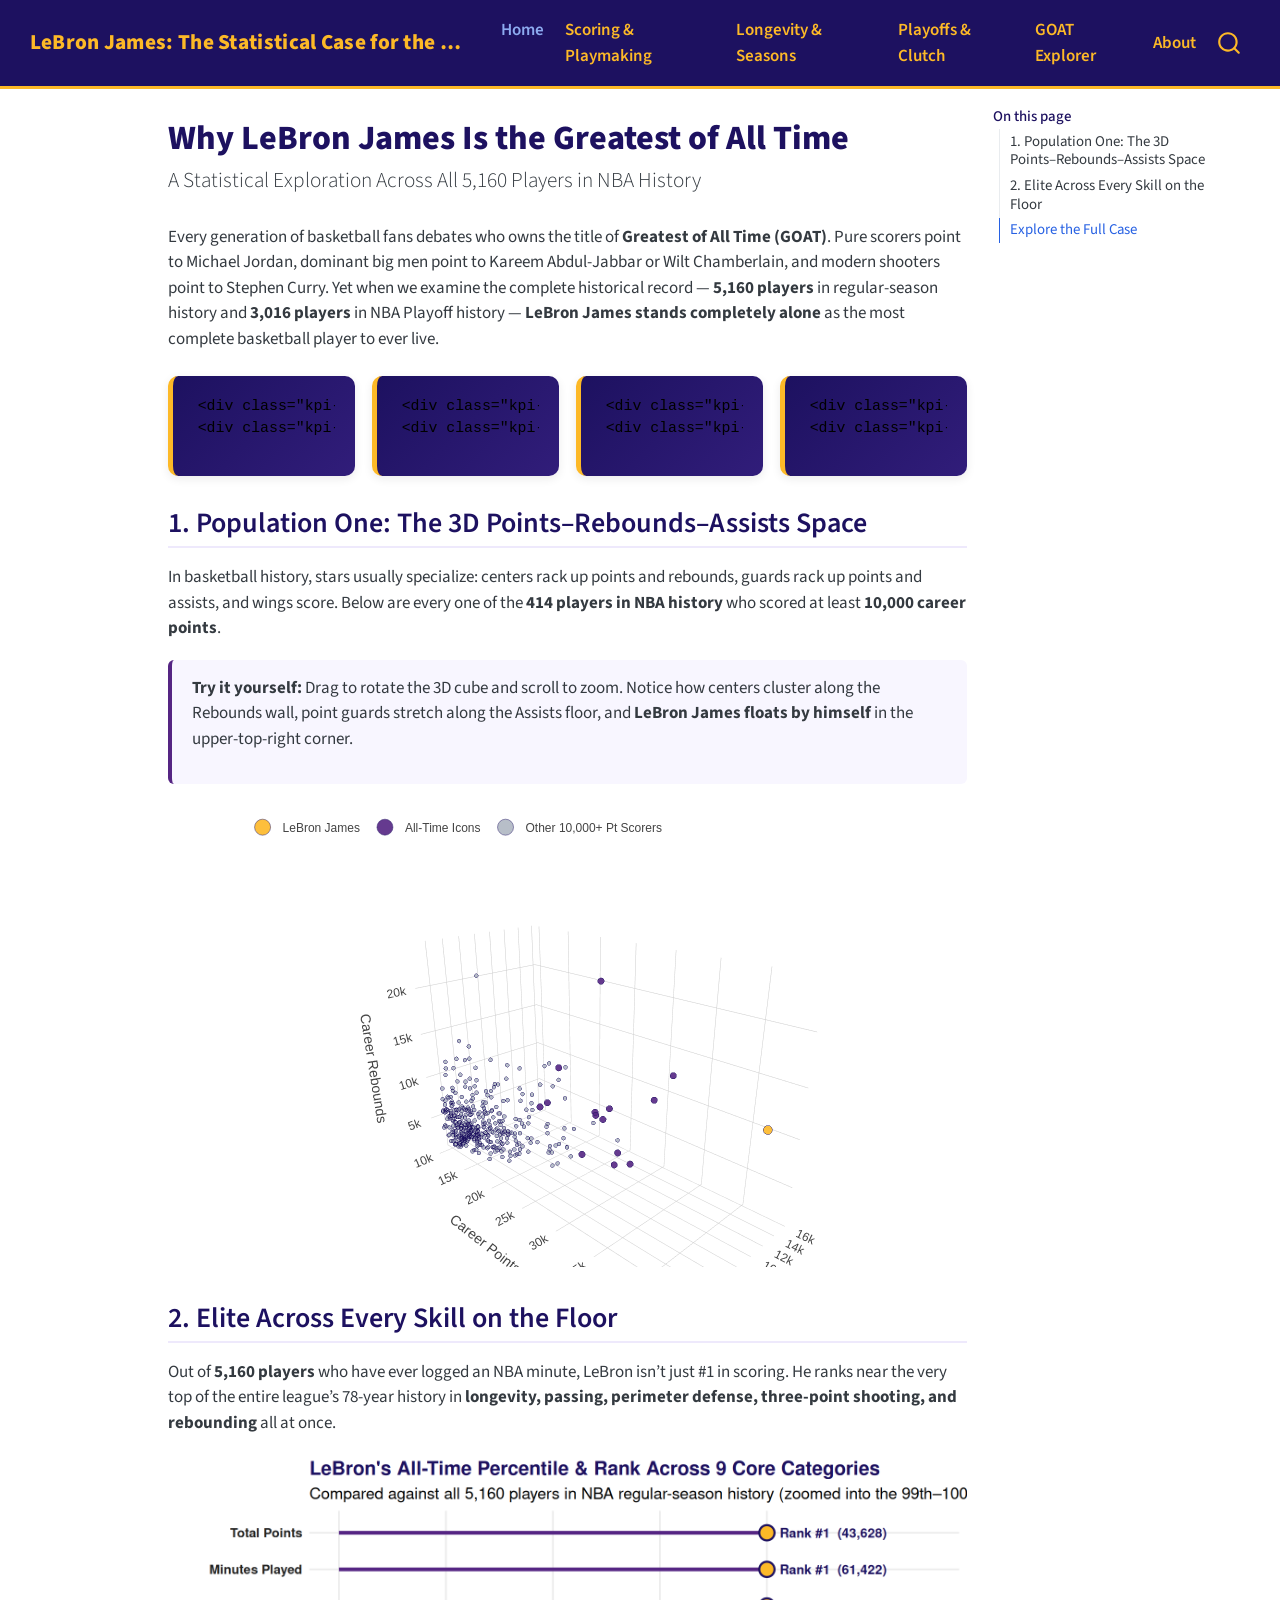
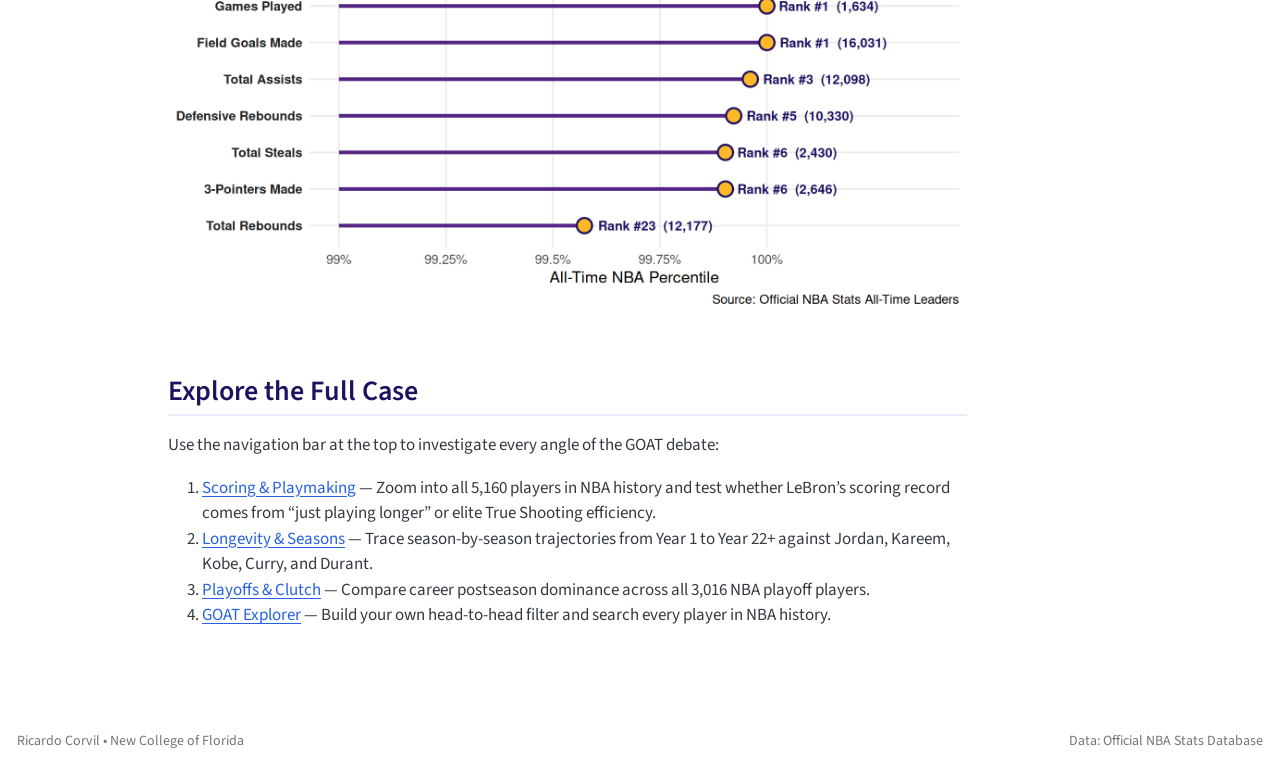
<file: index.html>
<!DOCTYPE html>
<html xmlns="http://www.w3.org/1999/xhtml" lang="en" xml:lang="en"><head>

<meta charset="utf-8">
<meta name="generator" content="quarto-1.10.19">

<meta name="viewport" content="width=device-width, initial-scale=1.0, user-scalable=yes">


<title>Why LeBron James Is the Greatest of All Time – LeBron James: The Statistical Case for the GOAT</title>
<style>
/* Default styles provided by pandoc.
** See https://pandoc.org/MANUAL.html#variables-for-html for config info.
*/
span.smallcaps{font-variant: small-caps;}
div.columns{display: flex; gap: 1.5em;}
div.column{flex: auto;}
@media screen {
div.columns{gap: min(4vw, 1.5em);}
div.column{overflow-x: auto;}
}
div.hanging-indent{margin-left: 1.5em; text-indent: -1.5em;}
ul.task-list{list-style: none;}
ul.task-list li input[type="checkbox"] {
  width: 0.8em;
  margin: 0 0.8em 0.2em -1em; /* quarto-specific, see https://github.com/quarto-dev/quarto-cli/issues/4556 */ 
  vertical-align: middle;
}
</style>


<script src="site_libs/quarto-nav/quarto-nav.js"></script>
<script src="site_libs/quarto-nav/headroom.min.js"></script>
<script src="site_libs/clipboard/clipboard.min.js"></script>
<script src="site_libs/quarto-search/autocomplete.umd.js"></script>
<script src="site_libs/quarto-search/fuse.min.js"></script>
<script src="site_libs/quarto-search/quarto-search.js"></script>
<meta name="quarto:offset" content="./">
<script src="site_libs/quarto-html/quarto.js" type="module"></script>
<script src="site_libs/quarto-html/tabsets/tabsets.js" type="module"></script>
<script src="site_libs/quarto-html/popper.min.js"></script>
<script src="site_libs/quarto-html/tippy.umd.min.js"></script>
<script src="site_libs/quarto-html/anchor.min.js"></script>
<link href="site_libs/quarto-html/tippy.css" rel="stylesheet">
<link href="site_libs/quarto-html/quarto-syntax-highlighting-bf27225e3a48a9273f3daa8f8e829971.css" rel="stylesheet" id="quarto-text-highlighting-styles">
<script src="site_libs/bootstrap/bootstrap.min.js"></script>
<link href="site_libs/bootstrap/bootstrap-icons.css" rel="stylesheet">
<link href="site_libs/bootstrap/bootstrap-51d21c295a0880f857f7dc11ec0e74e3.min.css" rel="stylesheet" append-hash="true" id="quarto-bootstrap" data-mode="light">
<script id="quarto-search-options" type="application/json">{
  "location": "navbar",
  "copy-button": false,
  "collapse-after": 3,
  "panel-placement": "end",
  "type": "overlay",
  "limit": 50,
  "keyboard-shortcut": [
    "f",
    "/",
    "s"
  ],
  "show-item-context": false,
  "language": {
    "search-no-results-text": "No results",
    "search-matching-documents-text": "matching documents",
    "search-copy-link-title": "Copy link to search",
    "search-hide-matches-text": "Hide additional matches",
    "search-more-match-text": "more match in this document",
    "search-more-matches-text": "more matches in this document",
    "search-clear-button-title": "Clear",
    "search-text-placeholder": "",
    "search-detached-cancel-button-title": "Cancel",
    "search-submit-button-title": "Submit",
    "search-label": "Search"
  }
}</script>
<style>html{ scroll-behavior: smooth; }</style>
<link href="site_libs/htmltools-fill-0.5.9/fill.css" rel="stylesheet">
<script src="site_libs/htmlwidgets-1.6.4/htmlwidgets.js"></script>
<script src="site_libs/plotly-binding-4.12.1/plotly.js"></script>
<script src="site_libs/typedarray-0.1/typedarray.min.js"></script>
<script src="site_libs/jquery-3.5.1/jquery.min.js"></script>
<link href="site_libs/crosstalk-1.2.2/css/crosstalk.min.css" rel="stylesheet">
<script src="site_libs/crosstalk-1.2.2/js/crosstalk.min.js"></script>
<link href="site_libs/plotly-htmlwidgets-css-2.25.2/plotly-htmlwidgets.css" rel="stylesheet">
<script src="site_libs/plotly-main-2.25.2/plotly-latest.min.js"></script>


<link rel="stylesheet" href="styles.css">
</head>

<body class="nav-fixed quarto-light">

<div id="quarto-search-results"></div>
  <header id="quarto-header" class="headroom fixed-top">
    <nav class="navbar navbar-expand-lg " data-bs-theme="dark">
      <div class="navbar-container container-fluid">
      <div class="navbar-brand-container mx-auto">
    <a class="navbar-brand" href="./index.html">
    <span class="navbar-title">LeBron James: The Statistical Case for the GOAT</span>
    </a>
  </div>
            <div id="quarto-search" class="" title="Search"></div>
          <button class="navbar-toggler" type="button" data-bs-toggle="collapse" data-bs-target="#navbarCollapse" aria-controls="navbarCollapse" role="menu" aria-expanded="false" aria-label="Toggle navigation" onclick="if (window.quartoToggleHeadroom) { window.quartoToggleHeadroom(); }">
  <span class="navbar-toggler-icon"></span>
</button>
          <div class="collapse navbar-collapse" id="navbarCollapse">
            <ul class="navbar-nav navbar-nav-scroll me-auto">
  <li class="nav-item">
    <a class="nav-link active" href="./index.html" aria-current="page"> 
<span class="menu-text">Home</span></a>
  </li>  
  <li class="nav-item">
    <a class="nav-link" href="./scoring.html"> 
<span class="menu-text">Scoring &amp; Playmaking</span></a>
  </li>  
  <li class="nav-item">
    <a class="nav-link" href="./longevity.html"> 
<span class="menu-text">Longevity &amp; Seasons</span></a>
  </li>  
  <li class="nav-item">
    <a class="nav-link" href="./playoffs.html"> 
<span class="menu-text">Playoffs &amp; Clutch</span></a>
  </li>  
  <li class="nav-item">
    <a class="nav-link" href="./explorer.html"> 
<span class="menu-text">GOAT Explorer</span></a>
  </li>  
</ul>
            <ul class="navbar-nav navbar-nav-scroll ms-auto">
  <li class="nav-item">
    <a class="nav-link" href="./about.html"> 
<span class="menu-text">About</span></a>
  </li>  
</ul>
          </div> <!-- /navcollapse -->
            <div class="quarto-navbar-tools">
</div>
      </div> <!-- /container-fluid -->
    </nav>
</header>
<!-- content -->
<div id="quarto-content" class="quarto-container page-columns page-rows-contents page-layout-article page-navbar">
<!-- sidebar -->
<!-- margin-sidebar -->
    <div id="quarto-margin-sidebar" class="sidebar margin-sidebar">
        <nav id="TOC" role="doc-toc" class="toc-active">
    <h2 id="toc-title">On this page</h2>
   
  <ul>
  <li><a href="#population-one-the-3d-pointsreboundsassists-space" id="toc-population-one-the-3d-pointsreboundsassists-space" class="nav-link active" data-scroll-target="#population-one-the-3d-pointsreboundsassists-space">1. Population One: The 3D Points–Rebounds–Assists Space</a></li>
  <li><a href="#elite-across-every-skill-on-the-floor" id="toc-elite-across-every-skill-on-the-floor" class="nav-link" data-scroll-target="#elite-across-every-skill-on-the-floor">2. Elite Across Every Skill on the Floor</a></li>
  <li><a href="#explore-the-full-case" id="toc-explore-the-full-case" class="nav-link" data-scroll-target="#explore-the-full-case">Explore the Full Case</a></li>
  </ul>
</nav>
    </div>
<!-- main -->
<main class="content" id="quarto-document-content">

<header id="title-block-header" class="quarto-title-block default">
<div class="quarto-title">
<h1 class="title">Why LeBron James Is the Greatest of All Time</h1>
<p class="subtitle lead">A Statistical Exploration Across All 5,160 Players in NBA History</p>
</div>



<div class="quarto-title-meta">

    
  
    
  </div>
  


</header>


<p>Every generation of basketball fans debates who owns the title of <strong>Greatest of All Time (GOAT)</strong>. Pure scorers point to Michael Jordan, dominant big men point to Kareem Abdul-Jabbar or Wilt Chamberlain, and modern shooters point to Stephen Curry. Yet when we examine the complete historical record — <strong>5,160 players</strong> in regular-season history and <strong>3,016 players</strong> in NBA Playoff history — <strong>LeBron James stands completely alone</strong> as the most complete basketball player to ever live.</p>
<div class="kpi-grid">
<div class="kpi-card">
<pre><code>&lt;div class="kpi-value"&gt;43,628&lt;/div&gt;
&lt;div class="kpi-label"&gt;Regular-Season Points (Rank #1 All-Time)&lt;/div&gt;</code></pre>
</div>
<div class="kpi-card">
<pre><code>&lt;div class="kpi-value"&gt;8,521&lt;/div&gt;
&lt;div class="kpi-label"&gt;Playoff Points (Rank #1 All-Time)&lt;/div&gt;</code></pre>
</div>
<div class="kpi-card">
<pre><code>&lt;div class="kpi-value"&gt;12,098&lt;/div&gt;
&lt;div class="kpi-label"&gt;Career Assists (Rank #3 All-Time)&lt;/div&gt;</code></pre>
</div>
<div class="kpi-card">
<pre><code>&lt;div class="kpi-value"&gt;1 of 1&lt;/div&gt;
&lt;div class="kpi-label"&gt;Only Player with 40K+ PTS, 11K+ REB &amp;amp; 11K+ AST&lt;/div&gt;</code></pre>
</div>
</div>
<section id="population-one-the-3d-pointsreboundsassists-space" class="level2">
<h2 class="anchored" data-anchor-id="population-one-the-3d-pointsreboundsassists-space">1. Population One: The 3D Points–Rebounds–Assists Space</h2>
<p>In basketball history, stars usually specialize: centers rack up points and rebounds, guards rack up points and assists, and wings score. Below are every one of the <strong>414 players in NBA history</strong> who scored at least <strong>10,000 career points</strong>.</p>
<div class="takeaway-box">
<p><strong>Try it yourself:</strong> Drag to rotate the 3D cube and scroll to zoom. Notice how centers cluster along the Rebounds wall, point guards stretch along the Assists floor, and <strong>LeBron James floats by himself</strong> in the upper-top-right corner.</p>
</div>
<div class="cell">
<div class="cell-output-display">
<div class="plotly html-widget html-fill-item" id="htmlwidget-b6d9255767753171a1d8" style="width:100%;height:464px;"></div>
<script type="application/json" data-for="htmlwidget-b6d9255767753171a1d8">{"x":{"visdat":{"6bae5d89fe9c":["function () ","plotlyVisDat"]},"cur_data":"6bae5d89fe9c","attrs":{"6bae5d89fe9c":{"x":{},"y":{},"z":{},"text":{},"hoverinfo":"text","mode":"markers","marker":{"opacity":0.90000000000000002,"line":{"width":0.5,"color":"#1d1160"}},"color":{},"size":{},"colors":["#fdb927","#552583","#b0b7c3"],"alpha_stroke":1,"sizes":[40,220],"spans":[1,20],"type":"scatter3d"}},"layout":{"height":560,"margin":{"b":40,"l":60,"t":25,"r":10},"legend":{"orientation":"h","y":1.05,"x":0.02},"scene":{"xaxis":{"title":"Career Points"},"yaxis":{"title":"Career Assists"},"zaxis":{"title":"Career Rebounds"},"camera":{"eye":{"x":1.55,"y":-1.55,"z":0.94999999999999996}}},"hovermode":"closest","showlegend":true},"source":"A","config":{"modeBarButtonsToAdd":["hoverclosest","hovercompare"],"showSendToCloud":false},"data":[{"x":[43628],"y":[12098],"z":[12177],"text":"<b>LeBron James<\/b><br>Points: 43,628 (#1)<br>Rebounds: 12,177 (#23)<br>Assists: 12,098 (#3)<br>Games: 1,634 | TS%: 59.0%","hoverinfo":"text","mode":"markers","marker":{"color":"rgba(253,185,39,1)","size":[220],"sizemode":"area","opacity":0.90000000000000002,"line":{"color":"#1d1160","width":0.5}},"type":"scatter3d","name":"LeBron James","textfont":{"color":"rgba(253,185,39,1)","size":220},"error_y":{"color":"rgba(253,185,39,1)","width":220},"error_x":{"color":"rgba(253,185,39,1)","width":220},"line":{"color":"rgba(253,185,39,1)","width":220},"frame":null},{"x":[38387,36928,33643,32954,32292,31419,27176,26806,26710,26496,23058,21791,19711,17707],"y":[5660,5248,6306,5344,5633,4643,10351,6782,9887,4225,12552,5695,15806,10141],"z":[17440,14968,7047,8342,6672,23924,9025,5010,7804,15091,6006,8974,4051,6559],"text":["<b>Kareem Abdul-Jabbar<\/b><br>Points: 38,387 (#2)<br>Rebounds: 17,440 (#3)<br>Assists: 5,660 (#51)<br>Games: 1,560 | TS%: 59.2%","<b>Karl Malone<\/b><br>Points: 36,928 (#3)<br>Rebounds: 14,968 (#7)<br>Assists: 5,248 (#65)<br>Games: 1,476 | TS%: 57.7%","<b>Kobe Bryant<\/b><br>Points: 33,643 (#4)<br>Rebounds: 7,047 (#121)<br>Assists: 6,306 (#36)<br>Games: 1,346 | TS%: 55.0%","<b>Kevin Durant<\/b><br>Points: 32,954 (#5)<br>Rebounds: 8,342 (#74)<br>Assists: 5,344 (#62)<br>Games: 1,218 | TS%: 62.2%","<b>Michael Jordan<\/b><br>Points: 32,292 (#6)<br>Rebounds: 6,672 (#143)<br>Assists: 5,633 (#53)<br>Games: 1,072 | TS%: 56.9%","<b>Wilt Chamberlain<\/b><br>Points: 31,419 (#8)<br>Rebounds: 23,924 (#1)<br>Assists: 4,643 (#86)<br>Games: 1,045 | TS%: 54.7%","<b>Russell Westbrook<\/b><br>Points: 27,176 (#14)<br>Rebounds: 9,025 (#62)<br>Assists: 10,351 (#5)<br>Games: 1,301 | TS%: 52.6%","<b>Stephen Curry<\/b><br>Points: 26,806 (#17)<br>Rebounds: 5,010 (#288)<br>Assists: 6,782 (#27)<br>Games: 1,079 | TS%: 62.7%","<b>Oscar Robertson<\/b><br>Points: 26,710 (#18)<br>Rebounds: 7,804 (#86)<br>Assists: 9,887 (#9)<br>Games: 1,040 | TS%: 56.4%","<b>Tim Duncan<\/b><br>Points: 26,496 (#20)<br>Rebounds: 15,091 (#6)<br>Assists: 4,225 (#112)<br>Games: 1,392 | TS%: 55.1%","<b>Chris Paul<\/b><br>Points: 23,058 (#36)<br>Rebounds: 6,006 (#193)<br>Assists: 12,552 (#2)<br>Games: 1,370 | TS%: 58.0%","<b>Larry Bird<\/b><br>Points: 21,791 (#41)<br>Rebounds: 8,974 (#63)<br>Assists: 5,695 (#50)<br>Games: 897 | TS%: 56.4%","<b>John Stockton<\/b><br>Points: 19,711 (#54)<br>Rebounds: 4,051 (#415)<br>Assists: 15,806 (#1)<br>Games: 1,504 | TS%: 60.8%","<b>Magic Johnson<\/b><br>Points: 17,707 (#92)<br>Rebounds: 6,559 (#156)<br>Assists: 10,141 (#8)<br>Games: 906 | TS%: 61.0%"],"hoverinfo":["text","text","text","text","text","text","text","text","text","text","text","text","text","text"],"mode":"markers","marker":{"color":"rgba(85,37,131,1)","size":[112,112,112,112,112,112,112,112,112,112,112,112,112,112],"sizemode":"area","opacity":0.90000000000000002,"line":{"color":"#1d1160","width":0.5}},"type":"scatter3d","name":"All-Time Icons","textfont":{"color":"rgba(85,37,131,1)","size":112},"error_y":{"color":"rgba(85,37,131,1)","width":112},"error_x":{"color":"rgba(85,37,131,1)","width":112},"line":{"color":"rgba(85,37,131,1)","width":112},"frame":null},{"x":[31560,29633,28596,28289,27409,27313,26946,26845,26668,26397,26395,26071,25728,25613,25279,25192,24815,24505,24368,23757,23334,23177,23165,23149,22912,22195,21954,21813,21586,20941,20894,20880,20790,20708,20558,20497,20407,20049,20042,19765,19655,19597,19591,19521,19485,19473,19460,19419,19248,19202,19181,19015,19004,18940,18881,18831,18822,18787,18700,18578,18490,18458,18438,18395,18381,18366,18364,18348,18336,18327,17955,17949,17940,17911,17772,17770,17731,17700,17642,17623,17599,17560,17529,17495,17454,17387,17335,17306,17306,17287,17253,17231,17189,17182,17137,17041,16960,16827,16784,16727,16712,16703,16658,16585,16481,16440,16409,16402,16373,16320,16297,16278,16266,16262,16159,16006,16006,15994,15980,15948,15840,15802,15761,15708,15687,15669,15664,15659,15647,15635,15593,15586,15581,15579,15579,15579,15535,15530,15500,15411,15373,15358,15356,15347,15324,15291,15127,15097,15079,15028,15016,14904,14862,14858,14698,14676,14659,14647,14644,14644,14632,14607,14592,14551,14536,14522,14513,14501,14486,14480,14470,14467,14463,14437,14399,14343,14311,14234,14232,14225,14167,14155,14093,14053,14053,14043,14034,14018,13976,13968,13918,13910,13910,13895,13892,13858,13804,13804,13790,13790,13647,13626,13623,13606,13583,13516,13447,13447,13430,13398,13383,13361,13309,13237,13220,13198,13155,13127,13058,13017,12996,12996,12976,12964,12928,12914,12884,12878,12871,12846,12810,12809,12803,12802,12785,12781,12748,12740,12713,12710,12700,12690,12687,12670,12665,12658,12586,12573,12568,12544,12541,12514,12507,12489,12480,12455,12430,12417,12396,12391,12377,12367,12339,12331,12281,12280,12260,12227,12195,12194,12183,12148,12142,12131,12088,12065,12028,11988,11972,11964,11964,11962,11953,11947,11944,11931,11916,11876,11842,11839,11834,11825,11825,11819,11782,11763,11755,11751,11736,11729,11655,11644,11607,11593,11575,11553,11549,11529,11517,11507,11505,11450,11402,11402,11318,11311,11305,11272,11264,11234,11232,11227,11210,11208,11200,11199,11198,11184,11147,11132,11121,11084,11048,11028,11022,11012,10989,10987,10981,10976,10973,10965,10953,10925,10912,10909,10902,10899,10898,10882,10882,10853,10845,10829,10823,10805,10789,10759,10716,10713,10691,10684,10674,10647,10625,10624,10597,10571,10561,10544,10537,10502,10483,10473,10465,10448,10446,10433,10415,10389,10380,10372,10348,10303,10291,10290,10266,10242,10184,10176,10163,10158,10156,10125,10068,10063,10061,10037,10023],"y":[3651,8973,3026,3422,1796,2398,3058,5219,2677,4708,6114,5445,4714,4351,4141,6238,2215,4361,5624,4215,2180,2830,5701,3650,6130,6125,4566,8966,4540,2544,3925,2369,2441,2214,2076,3398,5001,2283,1761,2097,2863,3550,3094,3878,1676,7036,2190,4541,3007,2550,4805,6453,1746,6135,5415,2126,9061,1951,4418,2049,3987,2871,3072,4017,4161,1739,3224,6207,2097,5397,3319,4402,2432,3450,7211,1853,3039,2198,2280,2981,2730,2112,12091,6826,3594,10335,1670,3442,3245,3488,1328,2154,1795,3526,4252,3352,6955,2184,1646,6784,3664,2322,3957,2473,6476,2450,3240,4612,7110,2791,6471,8524,1665,4487,2663,6577,1994,1050,1668,3563,1861,5636,3833,3125,2393,2239,3011,5281,3170,5939,3789,7160,5040,4345,1777,1765,5499,2846,3179,2209,7095,2729,1961,1704,1975,1224,3769,2729,3060,2109,1010,2412,1499,3856,5517,4211,1804,1895,2284,2050,2724,2123,1351,1990,2378,4100,3055,2423,3938,1792,2860,1826,7987,2575,4095,1347,946,1879,2085,2135,2511,2812,4597,2497,2730,4001,2273,3160,1928,5147,2882,4012,3916,1123,2502,2645,1857,6819,2003,2184,1408,2625,1609,1775,3253,2910,6025,2242,2922,3541,1573,2042,1369,1649,3527,1696,2554,6711,2631,3023,2575,2789,2634,1237,3789,2945,1985,1077,1215,1379,2141,3591,2437,1979,5015,3554,2677,1688,1390,2312,1088,2851,2940,1909,2101,5777,4482,3770,4405,2260,1813,2996,3364,10334,2004,1264,2007,3217,1352,1627,1838,2063,1987,1400,1449,1602,5175,1300,7392,1318,1186,2077,2090,1738,5735,6386,1862,1348,1338,4199,2015,5972,2114,1097,1856,2793,1771,3125,4159,1509,1298,3212,2134,3498,2572,5371,2767,1202,2697,1240,2429,2414,1469,2379,2803,3612,2243,2087,2066,1556,1268,2298,2909,1275,1620,2414,1114,2407,1631,2079,1825,1868,1843,1010,3285,2300,1368,1194,3041,3690,2224,1868,2185,749,2832,2553,4863,1840,1822,955,2666,1373,1203,2755,2912,1719,3525,3316,1526,3929,1734,5096,3606,3085,1249,1199,5196,3990,1305,3804,1817,3525,2323,1299,2892,3822,3869,1925,1435,1897,2674,2062,1346,1878,1862,2500,3473,4696,6917,2028,1194,994,3545,3754,1306,1666,2254,2290,1618,1405,3436,3779,1245,4293,2608,1515,4585,2696,1269],"z":[11489,6886,13099,7808,16212,16279,13748,5460,7169,7527,8007,14662,6606,6538,4182,5376,11607,5272,3394,12546,14715,5455,4933,11463,3893,6677,9071,5269,5665,14241,11305,12849,10497,3607,8736,3801,5059,6703,8157,8788,5060,5951,6306,3053,14627,3396,8630,2948,9698,4832,3279,3349,4201,7494,3274,7314,3478,8048,3217,10208,3006,4578,11256,5168,5276,7083,5601,9123,4387,3420,2430,2103,3926,4034,5030,9383,10749,10101,6283,3278,10370,3203,8725,4637,2796,3642,7122,3251,4804,10816,11901,2364,7592,8124,6169,3162,4786,9040,13017,3550,3724,8234,4858,5090,2046,6292,3067,2203,4970,4708,2516,4795,6129,3597,7428,2884,7404,6632,2785,2747,5424,2992,7023,2852,7352,9712,2715,3646,6891,3221,2484,3872,4830,4478,9161,5433,4249,5715,7114,4305,2855,2812,3797,8834,7666,5088,9210,2987,3807,6239,4246,4720,6004,2874,3103,4278,5707,4970,4245,5117,2824,3625,7038,2434,7673,21620,6109,4546,2831,4907,3554,2296,4084,14464,3345,7690,7137,4189,3942,6614,2115,3857,2222,9618,12942,3697,6590,2637,8192,6047,2568,6937,4309,4653,4817,4763,5388,2619,3793,10400,3782,6638,3696,5313,3948,10444,3183,5116,3060,9326,6198,5468,7261,5482,3193,4022,4686,2404,4448,3427,9443,6653,3328,7119,2413,4002,7232,5117,5277,9052,6951,1580,6620,6664,1763,8059,6465,2536,6106,2669,6401,4152,3698,2617,2779,2545,2656,2324,2816,2072,4405,6604,2494,4963,10092,5404,4387,12205,2278,2519,3068,4615,7520,9473,9083,2560,2494,7638,3088,5749,8414,3073,2703,2492,2704,1991,1903,7267,2411,2768,2902,3659,3643,6663,6509,3575,4355,2418,2405,5867,4718,3109,6339,2427,12357,3039,2732,11622,2646,12359,1860,3271,3618,5356,2254,5656,2163,4064,2995,6936,8019,5300,2168,10735,7243,2996,6508,4332,1921,4325,7320,3082,2757,6575,4778,1593,8041,2559,1839,2177,5806,1851,4211,6513,3971,11054,1848,2338,1838,6191,4376,5546,6480,4265,2200,5828,2132,7283,5192,4066,3630,2867,2463,2129,5237,6116,2641,2264,6376,2658,2881,3146,5872,3050,2122,13769,2151,5615,3037,3204,1688,4750,6846,1990,5261,4168,3215,4523,3791,5227,7544,4055,2937,9687,4070,3805,4387,3039,7154,8709,1522,2370,4167,3012,2855,5940,1989,2034,5856],"text":["<b>Dirk Nowitzki<\/b><br>Points: 31,560 (#7)<br>Rebounds: 11,489 (#28)<br>Assists: 3,651 (#165)<br>Games: 1,522 | TS%: 57.7%","<b>James Harden<\/b><br>Points: 29,633 (#9)<br>Rebounds: 6,886 (#133)<br>Assists: 8,973 (#11)<br>Games: 1,237 | TS%: 60.8%","<b>Shaquille O'Neal<\/b><br>Points: 28,596 (#10)<br>Rebounds: 13,099 (#15)<br>Assists: 3,026 (#242)<br>Games: 1,207 | TS%: 58.6%","<b>Carmelo Anthony<\/b><br>Points: 28,289 (#11)<br>Rebounds: 7,808 (#85)<br>Assists: 3,422 (#190)<br>Games: 1,260 | TS%: 54.3%","<b>Moses Malone<\/b><br>Points: 27,409 (#12)<br>Rebounds: 16,212 (#5)<br>Assists: 1,796 (#552)<br>Games: 1,329 | TS%: 56.9%","<b>Elvin Hayes<\/b><br>Points: 27,313 (#13)<br>Rebounds: 16,279 (#4)<br>Assists: 2,398 (#369)<br>Games: 1,303 | TS%: 49.1%","<b>Hakeem Olajuwon<\/b><br>Points: 26,946 (#15)<br>Rebounds: 13,748 (#14)<br>Assists: 3,058 (#236)<br>Games: 1,238 | TS%: 55.3%","<b>DeMar DeRozan<\/b><br>Points: 26,845 (#16)<br>Rebounds: 5,460 (#242)<br>Assists: 5,219 (#67)<br>Games: 1,277 | TS%: 55.8%","<b>Dominique Wilkins<\/b><br>Points: 26,668 (#19)<br>Rebounds: 7,169 (#113)<br>Assists: 2,677 (#305)<br>Games: 1,074 | TS%: 53.6%","<b>Paul Pierce<\/b><br>Points: 26,397 (#21)<br>Rebounds: 7,527 (#95)<br>Assists: 4,708 (#84)<br>Games: 1,343 | TS%: 56.8%","<b>John Havlicek<\/b><br>Points: 26,395 (#22)<br>Rebounds: 8,007 (#84)<br>Assists: 6,114 (#42)<br>Games: 1,270 | TS%: 49.2%","<b>Kevin Garnett<\/b><br>Points: 26,071 (#23)<br>Rebounds: 14,662 (#9)<br>Assists: 5,445 (#57)<br>Games: 1,462 | TS%: 54.6%","<b>Vince Carter<\/b><br>Points: 25,728 (#24)<br>Rebounds: 6,606 (#152)<br>Assists: 4,714 (#82)<br>Games: 1,541 | TS%: 53.6%","<b>Alex English<\/b><br>Points: 25,613 (#25)<br>Rebounds: 6,538 (#157)<br>Assists: 4,351 (#104)<br>Games: 1,193 | TS%: 55.0%","<b>Reggie Miller<\/b><br>Points: 25,279 (#26)<br>Rebounds: 4,182 (#396)<br>Assists: 4,141 (#122)<br>Games: 1,389 | TS%: 61.4%","<b>Jerry West<\/b><br>Points: 25,192 (#27)<br>Rebounds: 5,376 (#249)<br>Assists: 6,238 (#37)<br>Games: 932 | TS%: 55.0%","<b>Patrick Ewing<\/b><br>Points: 24,815 (#28)<br>Rebounds: 11,607 (#27)<br>Assists: 2,215 (#412)<br>Games: 1,183 | TS%: 55.3%","<b>Ray Allen<\/b><br>Points: 24,505 (#29)<br>Rebounds: 5,272 (#259)<br>Assists: 4,361 (#103)<br>Games: 1,300 | TS%: 58.0%","<b>Allen Iverson<\/b><br>Points: 24,368 (#30)<br>Rebounds: 3,394 (#533)<br>Assists: 5,624 (#54)<br>Games: 914 | TS%: 51.8%","<b>Charles Barkley<\/b><br>Points: 23,757 (#31)<br>Rebounds: 12,546 (#19)<br>Assists: 4,215 (#113)<br>Games: 1,073 | TS%: 61.2%","<b>Robert Parish<\/b><br>Points: 23,334 (#32)<br>Rebounds: 14,715 (#8)<br>Assists: 2,180 (#425)<br>Games: 1,611 | TS%: 57.1%","<b>Adrian Dantley<\/b><br>Points: 23,177 (#33)<br>Rebounds: 5,455 (#244)<br>Assists: 2,830 (#281)<br>Games: 955 | TS%: 61.7%","<b>Dwyane Wade<\/b><br>Points: 23,165 (#34)<br>Rebounds: 4,933 (#297)<br>Assists: 5,701 (#49)<br>Games: 1,054 | TS%: 55.4%","<b>Elgin Baylor<\/b><br>Points: 23,149 (#35)<br>Rebounds: 11,463 (#29)<br>Assists: 3,650 (#166)<br>Games: 846 | TS%: 49.4%","<b>Damian Lillard<\/b><br>Points: 22,912 (#37)<br>Rebounds: 3,893 (#440)<br>Assists: 6,130 (#40)<br>Games: 915 | TS%: 59.0%","<b>Clyde Drexler<\/b><br>Points: 22,195 (#38)<br>Rebounds: 6,677 (#142)<br>Assists: 6,125 (#41)<br>Games: 1,086 | TS%: 54.7%","<b>Giannis Antetokounmpo<\/b><br>Points: 21,954 (#39)<br>Rebounds: 9,071 (#59)<br>Assists: 4,566 (#91)<br>Games: 910 | TS%: 61.3%","<b>Gary Payton<\/b><br>Points: 21,813 (#40)<br>Rebounds: 5,269 (#260)<br>Assists: 8,966 (#12)<br>Games: 1,335 | TS%: 52.8%","<b>Hal Greer<\/b><br>Points: 21,586 (#42)<br>Rebounds: 5,665 (#224)<br>Assists: 4,540 (#93)<br>Games: 1,122 | TS%: 50.6%","<b>Walt Bellamy<\/b><br>Points: 20,941 (#43)<br>Rebounds: 14,241 (#12)<br>Assists: 2,544 (#329)<br>Games: 1,043 | TS%: 55.4%","<b>Pau Gasol<\/b><br>Points: 20,894 (#44)<br>Rebounds: 11,305 (#30)<br>Assists: 3,925 (#136)<br>Games: 1,226 | TS%: 56.5%","<b>Bob Pettit<\/b><br>Points: 20,880 (#45)<br>Rebounds: 12,849 (#18)<br>Assists: 2,369 (#377)<br>Games: 792 | TS%: 51.1%","<b>David Robinson<\/b><br>Points: 20,790 (#46)<br>Rebounds: 10,497 (#37)<br>Assists: 2,441 (#357)<br>Games: 987 | TS%: 58.3%","<b>George Gervin<\/b><br>Points: 20,708 (#47)<br>Rebounds: 3,607 (#490)<br>Assists: 2,214 (#413)<br>Games: 791 | TS%: 57.2%","<b>LaMarcus Aldridge<\/b><br>Points: 20,558 (#48)<br>Rebounds: 8,736 (#66)<br>Assists: 2,076 (#459)<br>Games: 1,076 | TS%: 54.4%","<b>Mitch Richmond<\/b><br>Points: 20,497 (#49)<br>Rebounds: 3,801 (#457)<br>Assists: 3,398 (#191)<br>Games: 976 | TS%: 55.7%","<b>Joe Johnson<\/b><br>Points: 20,407 (#50)<br>Rebounds: 5,059 (#284)<br>Assists: 5,001 (#77)<br>Games: 1,277 | TS%: 53.0%","<b>Tom Chambers<\/b><br>Points: 20,049 (#51)<br>Rebounds: 6,703 (#138)<br>Assists: 2,283 (#392)<br>Games: 1,107 | TS%: 54.2%","<b>Antawn Jamison<\/b><br>Points: 20,042 (#52)<br>Rebounds: 8,157 (#77)<br>Assists: 1,761 (#567)<br>Games: 1,083 | TS%: 52.3%","<b>Anthony Davis<\/b><br>Points: 19,765 (#53)<br>Rebounds: 8,788 (#65)<br>Assists: 2,097 (#448)<br>Games: 822 | TS%: 59.1%","<b>Bernard King<\/b><br>Points: 19,655 (#55)<br>Rebounds: 5,060 (#283)<br>Assists: 2,863 (#272)<br>Games: 874 | TS%: 56.1%","<b>Paul George<\/b><br>Points: 19,597 (#56)<br>Rebounds: 5,951 (#200)<br>Assists: 3,550 (#175)<br>Games: 958 | TS%: 57.1%","<b>Clifford Robinson<\/b><br>Points: 19,591 (#57)<br>Rebounds: 6,306 (#173)<br>Assists: 3,094 (#230)<br>Games: 1,380 | TS%: 51.2%","<b>Walter Davis<\/b><br>Points: 19,521 (#58)<br>Rebounds: 3,053 (#620)<br>Assists: 3,878 (#141)<br>Games: 1,033 | TS%: 55.8%","<b>Dwight Howard<\/b><br>Points: 19,485 (#59)<br>Rebounds: 14,627 (#10)<br>Assists: 1,676 (#604)<br>Games: 1,242 | TS%: 60.2%","<b>Tony Parker<\/b><br>Points: 19,473 (#60)<br>Rebounds: 3,396 (#532)<br>Assists: 7,036 (#21)<br>Games: 1,254 | TS%: 54.6%","<b>Terry Cummings<\/b><br>Points: 19,460 (#61)<br>Rebounds: 8,630 (#70)<br>Assists: 2,190 (#418)<br>Games: 1,183 | TS%: 52.0%","<b>Jamal Crawford<\/b><br>Points: 19,419 (#62)<br>Rebounds: 2,948 (#647)<br>Assists: 4,541 (#92)<br>Games: 1,327 | TS%: 52.9%","<b>Bob Lanier<\/b><br>Points: 19,248 (#63)<br>Rebounds: 9,698 (#47)<br>Assists: 3,007 (#246)<br>Games: 959 | TS%: 55.9%","<b>Eddie Johnson<\/b><br>Points: 19,202 (#64)<br>Rebounds: 4,832 (#305)<br>Assists: 2,550 (#328)<br>Games: 1,199 | TS%: 53.3%","<b>Gail Goodrich<\/b><br>Points: 19,181 (#65)<br>Rebounds: 3,279 (#558)<br>Assists: 4,805 (#81)<br>Games: 1,031 | TS%: 51.4%","<b>Reggie Theus<\/b><br>Points: 19,015 (#66)<br>Rebounds: 3,349 (#547)<br>Assists: 6,453 (#34)<br>Games: 1,026 | TS%: 54.5%","<b>Dale Ellis<\/b><br>Points: 19,004 (#67)<br>Rebounds: 4,201 (#392)<br>Assists: 1,746 (#573)<br>Games: 1,209 | TS%: 56.7%","<b>Scottie Pippen<\/b><br>Points: 18,940 (#68)<br>Rebounds: 7,494 (#97)<br>Assists: 6,135 (#39)<br>Games: 1,178 | TS%: 53.6%","<b>Jason Terry<\/b><br>Points: 18,881 (#69)<br>Rebounds: 3,274 (#561)<br>Assists: 5,415 (#58)<br>Games: 1,410 | TS%: 55.4%","<b>Chet Walker<\/b><br>Points: 18,831 (#70)<br>Rebounds: 7,314 (#106)<br>Assists: 2,126 (#435)<br>Games: 1,032 | TS%: 54.0%","<b>Isiah Thomas<\/b><br>Points: 18,822 (#71)<br>Rebounds: 3,478 (#513)<br>Assists: 9,061 (#10)<br>Games: 979 | TS%: 51.6%","<b>Bob McAdoo<\/b><br>Points: 18,787 (#72)<br>Rebounds: 8,048 (#81)<br>Assists: 1,951 (#499)<br>Games: 852 | TS%: 55.1%","<b>Kyrie Irving<\/b><br>Points: 18,700 (#73)<br>Rebounds: 3,217 (#580)<br>Assists: 4,418 (#99)<br>Games: 791 | TS%: 58.4%","<b>Zach Randolph<\/b><br>Points: 18,578 (#74)<br>Rebounds: 10,208 (#43)<br>Assists: 2,049 (#469)<br>Games: 1,116 | TS%: 52.2%","<b>Devin Booker<\/b><br>Points: 18,490 (#75)<br>Rebounds: 3,006 (#634)<br>Assists: 3,987 (#130)<br>Games: 752 | TS%: 58.1%","<b>Mark Aguirre<\/b><br>Points: 18,458 (#76)<br>Rebounds: 4,578 (#337)<br>Assists: 2,871 (#271)<br>Games: 923 | TS%: 54.2%","<b>Dolph Schayes<\/b><br>Points: 18,438 (#77)<br>Rebounds: 11,256 (#31)<br>Assists: 3,072 (#234)<br>Games: 996 | TS%: 48.8%","<b>Rick Barry<\/b><br>Points: 18,395 (#78)<br>Rebounds: 5,168 (#273)<br>Assists: 4,017 (#126)<br>Games: 794 | TS%: 51.0%","<b>Tracy McGrady<\/b><br>Points: 18,381 (#79)<br>Rebounds: 5,276 (#258)<br>Assists: 4,161 (#120)<br>Games: 938 | TS%: 51.9%","<b>Brook Lopez<\/b><br>Points: 18,366 (#80)<br>Rebounds: 7,083 (#120)<br>Assists: 1,739 (#575)<br>Games: 1,194 | TS%: 57.8%","<b>Julius Erving<\/b><br>Points: 18,364 (#81)<br>Rebounds: 5,601 (#233)<br>Assists: 3,224 (#208)<br>Games: 836 | TS%: 55.8%","<b>Nikola Jokić<\/b><br>Points: 18,348 (#82)<br>Rebounds: 9,123 (#57)<br>Assists: 6,207 (#38)<br>Games: 824 | TS%: 64.0%","<b>Glen Rice<\/b><br>Points: 18,336 (#83)<br>Rebounds: 4,387 (#359)<br>Assists: 2,097 (#448)<br>Games: 1,000 | TS%: 55.4%","<b>Dave Bing<\/b><br>Points: 18,327 (#84)<br>Rebounds: 3,420 (#527)<br>Assists: 5,397 (#60)<br>Games: 901 | TS%: 50.2%","<b>World Free<\/b><br>Points: 17,955 (#85)<br>Rebounds: 2,430 (#824)<br>Assists: 3,319 (#198)<br>Games: 886 | TS%: 52.7%","<b>Calvin Murphy<\/b><br>Points: 17,949 (#86)<br>Rebounds: 2,103 (#962)<br>Assists: 4,402 (#102)<br>Games: 1,002 | TS%: 53.6%","<b>Lou Hudson<\/b><br>Points: 17,940 (#87)<br>Rebounds: 3,926 (#436)<br>Assists: 2,432 (#359)<br>Games: 890 | TS%: 53.2%","<b>Chris Mullin<\/b><br>Points: 17,911 (#88)<br>Rebounds: 4,034 (#417)<br>Assists: 3,450 (#186)<br>Games: 986 | TS%: 59.4%","<b>Lenny Wilkens<\/b><br>Points: 17,772 (#89)<br>Rebounds: 5,030 (#286)<br>Assists: 7,211 (#17)<br>Games: 1,077 | TS%: 51.1%","<b>Bailey Howell<\/b><br>Points: 17,770 (#90)<br>Rebounds: 9,383 (#53)<br>Assists: 1,853 (#531)<br>Games: 950 | TS%: 54.4%","<b>Nikola Vučević<\/b><br>Points: 17,731 (#91)<br>Rebounds: 10,749 (#35)<br>Assists: 3,039 (#240)<br>Games: 1,049 | TS%: 55.0%","<b>Shawn Marion<\/b><br>Points: 17,700 (#93)<br>Rebounds: 10,101 (#44)<br>Assists: 2,198 (#415)<br>Games: 1,163 | TS%: 54.2%","<b>Rudy Gay<\/b><br>Points: 17,642 (#94)<br>Rebounds: 6,283 (#175)<br>Assists: 2,280 (#393)<br>Games: 1,120 | TS%: 53.5%","<b>Rolando Blackman<\/b><br>Points: 17,623 (#95)<br>Rebounds: 3,278 (#559)<br>Assists: 2,981 (#253)<br>Games: 980 | TS%: 55.5%","<b>Otis Thorpe<\/b><br>Points: 17,599 (#96)<br>Rebounds: 10,370 (#42)<br>Assists: 2,730 (#295)<br>Games: 1,257 | TS%: 58.4%","<b>Klay Thompson<\/b><br>Points: 17,560 (#97)<br>Rebounds: 3,203 (#585)<br>Assists: 2,112 (#441)<br>Games: 948 | TS%: 57.2%","<b>Jason Kidd<\/b><br>Points: 17,529 (#98)<br>Rebounds: 8,725 (#67)<br>Assists: 12,091 (#4)<br>Games: 1,391 | TS%: 50.7%","<b>Jrue Holiday<\/b><br>Points: 17,495 (#99)<br>Rebounds: 4,637 (#330)<br>Assists: 6,826 (#24)<br>Games: 1,105 | TS%: 54.8%","<b>Earl Monroe<\/b><br>Points: 17,454 (#100)<br>Rebounds: 2,796 (#693)<br>Assists: 3,594 (#170)<br>Games: 926 | TS%: 51.7%","<b>Steve Nash<\/b><br>Points: 17,387 (#101)<br>Rebounds: 3,642 (#480)<br>Assists: 10,335 (#6)<br>Games: 1,217 | TS%: 60.5%","<b>Kevin McHale<\/b><br>Points: 17,335 (#102)<br>Rebounds: 7,122 (#116)<br>Assists: 1,670 (#608)<br>Games: 971 | TS%: 60.5%","<b>Bradley Beal<\/b><br>Points: 17,306 (#103)<br>Rebounds: 3,251 (#568)<br>Assists: 3,442 (#188)<br>Games: 807 | TS%: 56.8%","<b>Michael Finley<\/b><br>Points: 17,306 (#103)<br>Rebounds: 4,804 (#310)<br>Assists: 3,245 (#206)<br>Games: 1,103 | TS%: 52.7%","<b>Jack Sikma<\/b><br>Points: 17,287 (#105)<br>Rebounds: 10,816 (#34)<br>Assists: 3,488 (#184)<br>Games: 1,107 | TS%: 54.0%","<b>Kevin Willis<\/b><br>Points: 17,253 (#106)<br>Rebounds: 11,901 (#25)<br>Assists: 1,328 (#766)<br>Games: 1,424 | TS%: 52.5%","<b>Jeff Malone<\/b><br>Points: 17,231 (#107)<br>Rebounds: 2,364 (#852)<br>Assists: 2,154 (#430)<br>Games: 905 | TS%: 53.3%","<b>Chris Bosh<\/b><br>Points: 17,189 (#108)<br>Rebounds: 7,592 (#93)<br>Assists: 1,795 (#553)<br>Games: 893 | TS%: 57.1%","<b>Chris Webber<\/b><br>Points: 17,182 (#109)<br>Rebounds: 8,124 (#79)<br>Assists: 3,526 (#180)<br>Games: 831 | TS%: 51.3%","<b>Grant Hill<\/b><br>Points: 17,137 (#110)<br>Rebounds: 6,169 (#181)<br>Assists: 4,252 (#109)<br>Games: 1,026 | TS%: 55.1%","<b>CJ McCollum<\/b><br>Points: 17,041 (#111)<br>Rebounds: 3,162 (#598)<br>Assists: 3,352 (#195)<br>Games: 877 | TS%: 55.6%","<b>Bob Cousy<\/b><br>Points: 16,960 (#112)<br>Rebounds: 4,786 (#312)<br>Assists: 6,955 (#22)<br>Games: 924 | TS%: 44.6%","<b>Elton Brand<\/b><br>Points: 16,827 (#113)<br>Rebounds: 9,040 (#61)<br>Assists: 2,184 (#422)<br>Games: 1,058 | TS%: 54.8%","<b>Buck Williams<\/b><br>Points: 16,784 (#114)<br>Rebounds: 13,017 (#16)<br>Assists: 1,646 (#620)<br>Games: 1,307 | TS%: 58.7%","<b>Mike Conley<\/b><br>Points: 16,727 (#115)<br>Rebounds: 3,550 (#499)<br>Assists: 6,784 (#26)<br>Games: 1,230 | TS%: 55.6%","<b>Latrell Sprewell<\/b><br>Points: 16,712 (#116)<br>Rebounds: 3,724 (#466)<br>Assists: 3,664 (#164)<br>Games: 913 | TS%: 51.6%","<b>Karl-Anthony Towns<\/b><br>Points: 16,703 (#117)<br>Rebounds: 8,234 (#75)<br>Assists: 2,322 (#385)<br>Games: 735 | TS%: 62.4%","<b>Jimmy Butler III<\/b><br>Points: 16,658 (#118)<br>Rebounds: 4,858 (#302)<br>Assists: 3,957 (#132)<br>Games: 907 | TS%: 59.2%","<b>Kawhi Leonard<\/b><br>Points: 16,585 (#119)<br>Rebounds: 5,090 (#280)<br>Assists: 2,473 (#349)<br>Games: 800 | TS%: 60.6%","<b>Nate Archibald<\/b><br>Points: 16,481 (#120)<br>Rebounds: 2,046 (#987)<br>Assists: 6,476 (#31)<br>Games: 876 | TS%: 54.3%","<b>Tobias Harris<\/b><br>Points: 16,440 (#121)<br>Rebounds: 6,292 (#174)<br>Assists: 2,450 (#354)<br>Games: 1,033 | TS%: 56.9%","<b>Jerry Stackhouse<\/b><br>Points: 16,409 (#122)<br>Rebounds: 3,067 (#617)<br>Assists: 3,240 (#207)<br>Games: 970 | TS%: 52.4%","<b>Joe Dumars<\/b><br>Points: 16,402 (#123)<br>Rebounds: 2,203 (#913)<br>Assists: 4,612 (#87)<br>Games: 1,018 | TS%: 55.4%","<b>Kyle Lowry<\/b><br>Points: 16,373 (#124)<br>Rebounds: 4,970 (#291)<br>Assists: 7,110 (#19)<br>Games: 1,187 | TS%: 56.9%","<b>James Worthy<\/b><br>Points: 16,320 (#125)<br>Rebounds: 4,708 (#321)<br>Assists: 2,791 (#287)<br>Games: 926 | TS%: 55.9%","<b>Stephon Marbury<\/b><br>Points: 16,297 (#126)<br>Rebounds: 2,516 (#800)<br>Assists: 6,471 (#32)<br>Games: 846 | TS%: 52.8%","<b>Andre Miller<\/b><br>Points: 16,278 (#127)<br>Rebounds: 4,795 (#311)<br>Assists: 8,524 (#13)<br>Games: 1,304 | TS%: 53.2%","<b>Paul Arizin<\/b><br>Points: 16,266 (#128)<br>Rebounds: 6,129 (#183)<br>Assists: 1,665 (#611)<br>Games: 713 | TS%: 50.6%","<b>Randy Smith<\/b><br>Points: 16,262 (#129)<br>Rebounds: 3,597 (#491)<br>Assists: 4,487 (#96)<br>Games: 976 | TS%: 51.3%","<b>Juwan Howard<\/b><br>Points: 16,159 (#130)<br>Rebounds: 7,428 (#99)<br>Assists: 2,663 (#310)<br>Games: 1,208 | TS%: 51.4%","<b>Derek Harper<\/b><br>Points: 16,006 (#131)<br>Rebounds: 2,884 (#661)<br>Assists: 6,577 (#30)<br>Games: 1,199 | TS%: 53.7%","<b>Rasheed Wallace<\/b><br>Points: 16,006 (#131)<br>Rebounds: 7,404 (#100)<br>Assists: 1,994 (#481)<br>Games: 1,109 | TS%: 53.6%","<b>Amar'e Stoudemire<\/b><br>Points: 15,994 (#133)<br>Rebounds: 6,632 (#149)<br>Assists: 1,050 (#935)<br>Games: 846 | TS%: 59.7%","<b>Kiki Vandeweghe<\/b><br>Points: 15,980 (#134)<br>Rebounds: 2,785 (#699)<br>Assists: 1,668 (#609)<br>Games: 810 | TS%: 59.4%","<b>Pete Maravich<\/b><br>Points: 15,948 (#135)<br>Rebounds: 2,747 (#714)<br>Assists: 3,563 (#172)<br>Games: 658 | TS%: 50.0%","<b>Jack Twyman<\/b><br>Points: 15,840 (#136)<br>Rebounds: 5,424 (#246)<br>Assists: 1,861 (#527)<br>Games: 823 | TS%: 50.2%","<b>Chauncey Billups<\/b><br>Points: 15,802 (#137)<br>Rebounds: 2,992 (#638)<br>Assists: 5,636 (#52)<br>Games: 1,043 | TS%: 58.0%","<b>Detlef Schrempf<\/b><br>Points: 15,761 (#138)<br>Rebounds: 7,023 (#123)<br>Assists: 3,833 (#147)<br>Games: 1,136 | TS%: 58.6%","<b>Richard Hamilton<\/b><br>Points: 15,708 (#139)<br>Rebounds: 2,852 (#674)<br>Assists: 3,125 (#224)<br>Games: 921 | TS%: 52.5%","<b>Larry Nance<\/b><br>Points: 15,687 (#140)<br>Rebounds: 7,352 (#103)<br>Assists: 2,393 (#371)<br>Games: 920 | TS%: 58.6%","<b>Kevin Love<\/b><br>Points: 15,669 (#141)<br>Rebounds: 9,712 (#46)<br>Assists: 2,239 (#407)<br>Games: 989 | TS%: 57.1%","<b>Donovan Mitchell<\/b><br>Points: 15,664 (#142)<br>Rebounds: 2,715 (#729)<br>Assists: 3,011 (#245)<br>Games: 625 | TS%: 57.5%","<b>Jeff Hornacek<\/b><br>Points: 15,659 (#143)<br>Rebounds: 3,646 (#477)<br>Assists: 5,281 (#64)<br>Games: 1,077 | TS%: 58.2%","<b>Antoine Walker<\/b><br>Points: 15,647 (#144)<br>Rebounds: 6,891 (#132)<br>Assists: 3,170 (#217)<br>Games: 893 | TS%: 48.4%","<b>Sam Cassell<\/b><br>Points: 15,635 (#145)<br>Rebounds: 3,221 (#578)<br>Assists: 5,939 (#45)<br>Games: 993 | TS%: 54.4%","<b>Lou Williams<\/b><br>Points: 15,593 (#146)<br>Rebounds: 2,484 (#808)<br>Assists: 3,789 (#150)<br>Games: 1,123 | TS%: 55.1%","<b>Terry Porter<\/b><br>Points: 15,586 (#147)<br>Rebounds: 3,872 (#448)<br>Assists: 7,160 (#18)<br>Games: 1,274 | TS%: 57.6%","<b>Walt Frazier<\/b><br>Points: 15,581 (#148)<br>Rebounds: 4,830 (#306)<br>Assists: 5,040 (#75)<br>Games: 825 | TS%: 54.2%","<b>Luka Dončić<\/b><br>Points: 15,579 (#149)<br>Rebounds: 4,478 (#349)<br>Assists: 4,345 (#105)<br>Games: 529 | TS%: 59.3%","<b>Artis Gilmore<\/b><br>Points: 15,579 (#149)<br>Rebounds: 9,161 (#56)<br>Assists: 1,777 (#557)<br>Games: 909 | TS%: 64.3%","<b>Rashard Lewis<\/b><br>Points: 15,579 (#149)<br>Rebounds: 5,433 (#245)<br>Assists: 1,765 (#566)<br>Games: 1,049 | TS%: 56.3%","<b>Dennis Johnson<\/b><br>Points: 15,535 (#152)<br>Rebounds: 4,249 (#384)<br>Assists: 5,499 (#56)<br>Games: 1,100 | TS%: 51.1%","<b>Bob Dandridge<\/b><br>Points: 15,530 (#153)<br>Rebounds: 5,715 (#219)<br>Assists: 2,846 (#278)<br>Games: 839 | TS%: 52.4%","<b>Julius Randle<\/b><br>Points: 15,500 (#154)<br>Rebounds: 7,114 (#118)<br>Assists: 3,179 (#215)<br>Games: 804 | TS%: 56.3%","<b>Sam Jones<\/b><br>Points: 15,411 (#155)<br>Rebounds: 4,305 (#373)<br>Assists: 2,209 (#414)<br>Games: 871 | TS%: 50.3%","<b>Tim Hardaway<\/b><br>Points: 15,373 (#156)<br>Rebounds: 2,855 (#672)<br>Assists: 7,095 (#20)<br>Games: 867 | TS%: 53.0%","<b>Dick Barnett<\/b><br>Points: 15,358 (#157)<br>Rebounds: 2,812 (#687)<br>Assists: 2,729 (#297)<br>Games: 971 | TS%: 50.8%","<b>Andrew Wiggins<\/b><br>Points: 15,356 (#158)<br>Rebounds: 3,797 (#458)<br>Assists: 1,961 (#494)<br>Games: 849 | TS%: 53.9%","<b>Shawn Kemp<\/b><br>Points: 15,347 (#159)<br>Rebounds: 8,834 (#64)<br>Assists: 1,704 (#591)<br>Games: 1,051 | TS%: 55.5%","<b>Sam Perkins<\/b><br>Points: 15,324 (#160)<br>Rebounds: 7,666 (#89)<br>Assists: 1,975 (#488)<br>Games: 1,286 | TS%: 55.2%","<b>John Drew<\/b><br>Points: 15,291 (#161)<br>Rebounds: 5,088 (#281)<br>Assists: 1,224 (#817)<br>Games: 739 | TS%: 53.8%","<b>Al Horford<\/b><br>Points: 15,127 (#162)<br>Rebounds: 9,210 (#55)<br>Assists: 3,769 (#154)<br>Games: 1,196 | TS%: 57.2%","<b>Byron Scott<\/b><br>Points: 15,097 (#163)<br>Rebounds: 2,987 (#641)<br>Assists: 2,729 (#297)<br>Games: 1,073 | TS%: 55.6%","<b>Dick Van Arsdale<\/b><br>Points: 15,079 (#164)<br>Rebounds: 3,807 (#455)<br>Assists: 3,060 (#235)<br>Games: 921 | TS%: 53.7%","<b>Shareef Abdur-Rahim<\/b><br>Points: 15,028 (#165)<br>Rebounds: 6,239 (#176)<br>Assists: 2,109 (#443)<br>Games: 830 | TS%: 54.9%","<b>Mike Mitchell<\/b><br>Points: 15,016 (#166)<br>Rebounds: 4,246 (#385)<br>Assists: 1,010 (#956)<br>Games: 759 | TS%: 52.9%","<b>Richard Jefferson<\/b><br>Points: 14,904 (#167)<br>Rebounds: 4,720 (#319)<br>Assists: 2,412 (#366)<br>Games: 1,181 | TS%: 56.7%","<b>James Edwards<\/b><br>Points: 14,862 (#168)<br>Rebounds: 6,004 (#194)<br>Assists: 1,499 (#686)<br>Games: 1,168 | TS%: 53.9%","<b>Monta Ellis<\/b><br>Points: 14,858 (#169)<br>Rebounds: 2,874 (#666)<br>Assists: 3,856 (#146)<br>Games: 833 | TS%: 52.3%","<b>Mike Bibby<\/b><br>Points: 14,698 (#170)<br>Rebounds: 3,103 (#610)<br>Assists: 5,517 (#55)<br>Games: 1,001 | TS%: 53.6%","<b>Richie Guerin<\/b><br>Points: 14,676 (#171)<br>Rebounds: 4,278 (#377)<br>Assists: 4,211 (#114)<br>Games: 848 | TS%: 49.3%","<b>Dan Issel<\/b><br>Points: 14,659 (#172)<br>Rebounds: 5,707 (#221)<br>Assists: 1,804 (#550)<br>Games: 718 | TS%: 57.2%","<b>Harrison Barnes<\/b><br>Points: 14,647 (#173)<br>Rebounds: 4,970 (#291)<br>Assists: 1,895 (#513)<br>Games: 1,084 | TS%: 57.6%","<b>Jason Richardson<\/b><br>Points: 14,644 (#174)<br>Rebounds: 4,245 (#387)<br>Assists: 2,284 (#391)<br>Games: 857 | TS%: 52.8%","<b>Jamaal Wilkes<\/b><br>Points: 14,644 (#174)<br>Rebounds: 5,117 (#277)<br>Assists: 2,050 (#468)<br>Games: 828 | TS%: 53.3%","<b>Zach LaVine<\/b><br>Points: 14,632 (#176)<br>Rebounds: 2,824 (#684)<br>Assists: 2,724 (#299)<br>Games: 707 | TS%: 58.9%","<b>Purvis Short<\/b><br>Points: 14,607 (#177)<br>Rebounds: 3,625 (#485)<br>Assists: 2,123 (#437)<br>Games: 842 | TS%: 52.5%","<b>Spencer Haywood<\/b><br>Points: 14,592 (#178)<br>Rebounds: 7,038 (#122)<br>Assists: 1,351 (#753)<br>Games: 760 | TS%: 51.7%","<b>Allan Houston<\/b><br>Points: 14,551 (#179)<br>Rebounds: 2,434 (#822)<br>Assists: 1,990 (#483)<br>Games: 839 | TS%: 54.6%","<b>Paul Millsap<\/b><br>Points: 14,536 (#180)<br>Rebounds: 7,673 (#88)<br>Assists: 2,378 (#375)<br>Games: 1,085 | TS%: 55.9%","<b>Bill Russell<\/b><br>Points: 14,522 (#181)<br>Rebounds: 21,620 (#2)<br>Assists: 4,100 (#123)<br>Games: 963 | TS%: 47.1%","<b>Blake Griffin<\/b><br>Points: 14,513 (#182)<br>Rebounds: 6,109 (#186)<br>Assists: 3,055 (#237)<br>Games: 765 | TS%: 55.9%","<b>Jayson Tatum<\/b><br>Points: 14,501 (#183)<br>Rebounds: 4,546 (#341)<br>Assists: 2,423 (#362)<br>Games: 615 | TS%: 58.1%","<b>Kemba Walker<\/b><br>Points: 14,486 (#184)<br>Rebounds: 2,831 (#681)<br>Assists: 3,938 (#134)<br>Games: 750 | TS%: 53.9%","<b>Jeff Green<\/b><br>Points: 14,480 (#185)<br>Rebounds: 4,907 (#299)<br>Assists: 1,792 (#555)<br>Games: 1,247 | TS%: 55.0%","<b>Hersey Hawkins<\/b><br>Points: 14,470 (#186)<br>Rebounds: 3,554 (#497)<br>Assists: 2,860 (#273)<br>Games: 983 | TS%: 58.5%","<b>Ricky Pierce<\/b><br>Points: 14,467 (#187)<br>Rebounds: 2,296 (#874)<br>Assists: 1,826 (#540)<br>Games: 969 | TS%: 57.3%","<b>Rod Strickland<\/b><br>Points: 14,463 (#188)<br>Rebounds: 4,084 (#407)<br>Assists: 7,987 (#14)<br>Games: 1,094 | TS%: 51.6%","<b>Nate Thurmond<\/b><br>Points: 14,437 (#189)<br>Rebounds: 14,464 (#11)<br>Assists: 2,575 (#320)<br>Games: 964 | TS%: 47.0%","<b>Jojo White<\/b><br>Points: 14,399 (#190)<br>Rebounds: 3,345 (#548)<br>Assists: 4,095 (#124)<br>Games: 837 | TS%: 48.1%","<b>Al Jefferson<\/b><br>Points: 14,343 (#191)<br>Rebounds: 7,690 (#87)<br>Assists: 1,347 (#756)<br>Games: 915 | TS%: 52.8%","<b>Alonzo Mourning<\/b><br>Points: 14,311 (#192)<br>Rebounds: 7,137 (#115)<br>Assists: 946 (#1010)<br>Games: 838 | TS%: 58.3%","<b>Glenn Robinson<\/b><br>Points: 14,234 (#193)<br>Rebounds: 4,189 (#394)<br>Assists: 1,879 (#519)<br>Games: 688 | TS%: 52.9%","<b>Tom Van Arsdale<\/b><br>Points: 14,232 (#194)<br>Rebounds: 3,942 (#434)<br>Assists: 2,085 (#454)<br>Games: 929 | TS%: 48.7%","<b>Thaddeus Young<\/b><br>Points: 14,225 (#195)<br>Rebounds: 6,614 (#151)<br>Assists: 2,135 (#433)<br>Games: 1,172 | TS%: 54.1%","<b>Eric Gordon<\/b><br>Points: 14,167 (#196)<br>Rebounds: 2,115 (#960)<br>Assists: 2,511 (#335)<br>Games: 931 | TS%: 56.5%","<b>Eddie Jones<\/b><br>Points: 14,155 (#197)<br>Rebounds: 3,857 (#450)<br>Assists: 2,812 (#282)<br>Games: 954 | TS%: 55.4%","<b>Gus Williams<\/b><br>Points: 14,093 (#198)<br>Rebounds: 2,222 (#904)<br>Assists: 4,597 (#89)<br>Games: 825 | TS%: 50.5%","<b>Dave DeBusschere<\/b><br>Points: 14,053 (#199)<br>Rebounds: 9,618 (#49)<br>Assists: 2,497 (#340)<br>Games: 875 | TS%: 47.2%","<b>Jerry Lucas<\/b><br>Points: 14,053 (#199)<br>Rebounds: 12,942 (#17)<br>Assists: 2,730 (#295)<br>Games: 829 | TS%: 54.4%","<b>Manu Ginobili<\/b><br>Points: 14,043 (#201)<br>Rebounds: 3,697 (#469)<br>Assists: 4,001 (#128)<br>Games: 1,057 | TS%: 58.2%","<b>David West<\/b><br>Points: 14,034 (#202)<br>Rebounds: 6,590 (#154)<br>Assists: 2,273 (#397)<br>Games: 1,034 | TS%: 54.4%","<b>Fred Brown<\/b><br>Points: 14,018 (#203)<br>Rebounds: 2,637 (#753)<br>Assists: 3,160 (#218)<br>Games: 963 | TS%: 51.8%","<b>Carlos Boozer<\/b><br>Points: 13,976 (#204)<br>Rebounds: 8,192 (#76)<br>Assists: 1,928 (#506)<br>Games: 861 | TS%: 55.4%","<b>Andre Iguodala<\/b><br>Points: 13,968 (#205)<br>Rebounds: 6,047 (#192)<br>Assists: 5,147 (#73)<br>Games: 1,231 | TS%: 55.3%","<b>Shai Gilgeous-Alexander<\/b><br>Points: 13,918 (#206)<br>Rebounds: 2,568 (#780)<br>Assists: 2,882 (#270)<br>Games: 546 | TS%: 61.5%","<b>Alvan Adams<\/b><br>Points: 13,910 (#207)<br>Rebounds: 6,937 (#130)<br>Assists: 4,012 (#127)<br>Games: 988 | TS%: 54.1%","<b>Ron Harper<\/b><br>Points: 13,910 (#207)<br>Rebounds: 4,309 (#371)<br>Assists: 3,916 (#138)<br>Games: 1,009 | TS%: 51.1%","<b>Bob Love<\/b><br>Points: 13,895 (#209)<br>Rebounds: 4,653 (#329)<br>Assists: 1,123 (#887)<br>Games: 789 | TS%: 48.5%","<b>Marques Johnson<\/b><br>Points: 13,892 (#210)<br>Rebounds: 4,817 (#307)<br>Assists: 2,502 (#338)<br>Games: 691 | TS%: 55.6%","<b>Chuck Person<\/b><br>Points: 13,858 (#211)<br>Rebounds: 4,763 (#315)<br>Assists: 2,645 (#312)<br>Games: 943 | TS%: 53.0%","<b>Joel Embiid<\/b><br>Points: 13,804 (#212)<br>Rebounds: 5,388 (#248)<br>Assists: 1,857 (#528)<br>Games: 503 | TS%: 61.1%","<b>Deron Williams<\/b><br>Points: 13,804 (#212)<br>Rebounds: 2,619 (#758)<br>Assists: 6,819 (#25)<br>Games: 845 | TS%: 55.2%","<b>Jaylen Brown<\/b><br>Points: 13,790 (#214)<br>Rebounds: 3,793 (#459)<br>Assists: 2,003 (#480)<br>Games: 688 | TS%: 57.1%","<b>Bill Laimbeer<\/b><br>Points: 13,790 (#214)<br>Rebounds: 10,400 (#41)<br>Assists: 2,184 (#422)<br>Games: 1,068 | TS%: 55.2%","<b>Peja Stojakovic<\/b><br>Points: 13,647 (#216)<br>Rebounds: 3,782 (#461)<br>Assists: 1,408 (#728)<br>Games: 804 | TS%: 57.7%","<b>Billy Cunningham<\/b><br>Points: 13,626 (#217)<br>Rebounds: 6,638 (#147)<br>Assists: 2,625 (#317)<br>Games: 654 | TS%: 50.3%","<b>Orlando Woolridge<\/b><br>Points: 13,623 (#218)<br>Rebounds: 3,696 (#470)<br>Assists: 1,609 (#636)<br>Games: 851 | TS%: 56.7%","<b>Xavier McDaniel<\/b><br>Points: 13,606 (#219)<br>Rebounds: 5,313 (#253)<br>Assists: 1,775 (#559)<br>Games: 870 | TS%: 52.2%","<b>Khris Middleton<\/b><br>Points: 13,583 (#220)<br>Rebounds: 3,948 (#432)<br>Assists: 3,253 (#205)<br>Games: 848 | TS%: 57.2%","<b>Dave Cowens<\/b><br>Points: 13,516 (#221)<br>Rebounds: 10,444 (#40)<br>Assists: 2,910 (#265)<br>Games: 766 | TS%: 49.6%","<b>Baron Davis<\/b><br>Points: 13,447 (#222)<br>Rebounds: 3,183 (#590)<br>Assists: 6,025 (#43)<br>Games: 835 | TS%: 50.2%","<b>Cliff Hagan<\/b><br>Points: 13,447 (#222)<br>Rebounds: 5,116 (#279)<br>Assists: 2,242 (#406)<br>Games: 745 | TS%: 50.7%","<b>Steven Smith<\/b><br>Points: 13,430 (#224)<br>Rebounds: 3,060 (#618)<br>Assists: 2,922 (#262)<br>Games: 942 | TS%: 55.6%","<b>Vlade Divac<\/b><br>Points: 13,398 (#225)<br>Rebounds: 9,326 (#54)<br>Assists: 3,541 (#178)<br>Games: 1,134 | TS%: 54.3%","<b>Rudy Tomjanovich<\/b><br>Points: 13,383 (#226)<br>Rebounds: 6,198 (#179)<br>Assists: 1,573 (#654)<br>Games: 768 | TS%: 53.9%","<b>Luol Deng<\/b><br>Points: 13,361 (#227)<br>Rebounds: 5,468 (#241)<br>Assists: 2,042 (#471)<br>Games: 902 | TS%: 52.8%","<b>Jermaine O'Neal<\/b><br>Points: 13,309 (#228)<br>Rebounds: 7,261 (#110)<br>Assists: 1,369 (#745)<br>Games: 1,011 | TS%: 51.7%","<b>Al Harrington<\/b><br>Points: 13,237 (#229)<br>Rebounds: 5,482 (#240)<br>Assists: 1,649 (#619)<br>Games: 981 | TS%: 52.3%","<b>Jalen Rose<\/b><br>Points: 13,220 (#230)<br>Rebounds: 3,193 (#586)<br>Assists: 3,527 (#179)<br>Games: 923 | TS%: 53.0%","<b>Corey Maggette<\/b><br>Points: 13,198 (#231)<br>Rebounds: 4,022 (#420)<br>Assists: 1,696 (#597)<br>Games: 827 | TS%: 57.7%","<b>Pascal Siakam<\/b><br>Points: 13,155 (#232)<br>Rebounds: 4,686 (#325)<br>Assists: 2,554 (#325)<br>Games: 706 | TS%: 57.5%","<b>Kevin Johnson<\/b><br>Points: 13,127 (#233)<br>Rebounds: 2,404 (#833)<br>Assists: 6,711 (#29)<br>Games: 735 | TS%: 58.5%","<b>Metta World Peace<\/b><br>Points: 13,058 (#234)<br>Rebounds: 4,448 (#352)<br>Assists: 2,631 (#316)<br>Games: 991 | TS%: 50.8%","<b>Jeff Mullins<\/b><br>Points: 13,017 (#235)<br>Rebounds: 3,427 (#525)<br>Assists: 3,023 (#243)<br>Games: 802 | TS%: 50.7%","<b>Horace Grant<\/b><br>Points: 12,996 (#236)<br>Rebounds: 9,443 (#52)<br>Assists: 2,575 (#320)<br>Games: 1,165 | TS%: 54.0%","<b>Josh Smith<\/b><br>Points: 12,996 (#236)<br>Rebounds: 6,653 (#146)<br>Assists: 2,789 (#288)<br>Games: 894 | TS%: 50.4%","<b>Stephen Jackson<\/b><br>Points: 12,976 (#238)<br>Rebounds: 3,328 (#554)<br>Assists: 2,634 (#314)<br>Games: 858 | TS%: 51.9%","<b>Bob Boozer<\/b><br>Points: 12,964 (#239)<br>Rebounds: 7,119 (#117)<br>Assists: 1,237 (#809)<br>Games: 874 | TS%: 51.9%","<b>De'Aaron Fox<\/b><br>Points: 12,928 (#240)<br>Rebounds: 2,413 (#830)<br>Assists: 3,789 (#150)<br>Games: 618 | TS%: 56.0%","<b>Kendall Gill<\/b><br>Points: 12,914 (#241)<br>Rebounds: 4,002 (#423)<br>Assists: 2,945 (#257)<br>Games: 966 | TS%: 49.3%","<b>Derrick Coleman<\/b><br>Points: 12,884 (#242)<br>Rebounds: 7,232 (#112)<br>Assists: 1,985 (#485)<br>Games: 781 | TS%: 52.6%","<b>Wayman Tisdale<\/b><br>Points: 12,878 (#243)<br>Rebounds: 5,117 (#277)<br>Assists: 1,077 (#917)<br>Games: 840 | TS%: 54.3%","<b>Rik Smits<\/b><br>Points: 12,871 (#244)<br>Rebounds: 5,277 (#257)<br>Assists: 1,215 (#823)<br>Games: 867 | TS%: 54.8%","<b>Jonas Valanciunas<\/b><br>Points: 12,846 (#245)<br>Rebounds: 9,052 (#60)<br>Assists: 1,379 (#741)<br>Games: 1,002 | TS%: 61.6%","<b>Mychal Thompson<\/b><br>Points: 12,810 (#246)<br>Rebounds: 6,951 (#127)<br>Assists: 2,141 (#431)<br>Games: 935 | TS%: 53.7%","<b>Paul Westphal<\/b><br>Points: 12,809 (#247)<br>Rebounds: 1,580 (#1243)<br>Assists: 3,591 (#171)<br>Games: 823 | TS%: 55.8%","<b>Sidney Wicks<\/b><br>Points: 12,803 (#248)<br>Rebounds: 6,620 (#150)<br>Assists: 2,437 (#358)<br>Games: 760 | TS%: 50.2%","<b>DeMarcus Cousins<\/b><br>Points: 12,802 (#249)<br>Rebounds: 6,664 (#144)<br>Assists: 1,979 (#487)<br>Games: 654 | TS%: 53.9%","<b>Trae Young<\/b><br>Points: 12,785 (#250)<br>Rebounds: 1,763 (#1139)<br>Assists: 5,015 (#76)<br>Games: 515 | TS%: 57.9%","<b>Lamar Odom<\/b><br>Points: 12,781 (#251)<br>Rebounds: 8,059 (#80)<br>Assists: 3,554 (#174)<br>Games: 961 | TS%: 53.4%","<b>Mickey Johnson<\/b><br>Points: 12,748 (#252)<br>Rebounds: 6,465 (#164)<br>Assists: 2,677 (#305)<br>Games: 904 | TS%: 51.7%","<b>Johnny Newman<\/b><br>Points: 12,740 (#253)<br>Rebounds: 2,536 (#793)<br>Assists: 1,688 (#600)<br>Games: 1,159 | TS%: 55.8%","<b>Bill Cartwright<\/b><br>Points: 12,713 (#254)<br>Rebounds: 6,106 (#187)<br>Assists: 1,390 (#737)<br>Games: 963 | TS%: 58.8%","<b>Jordan Clarkson<\/b><br>Points: 12,710 (#255)<br>Rebounds: 2,669 (#744)<br>Assists: 2,312 (#387)<br>Games: 837 | TS%: 53.9%","<b>Armen Gilliam<\/b><br>Points: 12,700 (#256)<br>Rebounds: 6,401 (#169)<br>Assists: 1,088 (#911)<br>Games: 929 | TS%: 54.7%","<b>Jim Jackson<\/b><br>Points: 12,690 (#257)<br>Rebounds: 4,152 (#401)<br>Assists: 2,851 (#276)<br>Games: 885 | TS%: 51.1%","<b>Gordon Hayward<\/b><br>Points: 12,687 (#258)<br>Rebounds: 3,698 (#468)<br>Assists: 2,940 (#259)<br>Games: 835 | TS%: 56.7%","<b>Dell Curry<\/b><br>Points: 12,670 (#259)<br>Rebounds: 2,617 (#759)<br>Assists: 1,909 (#510)<br>Games: 1,083 | TS%: 53.7%","<b>Bill Sharman<\/b><br>Points: 12,665 (#260)<br>Rebounds: 2,779 (#705)<br>Assists: 2,101 (#446)<br>Games: 711 | TS%: 49.7%","<b>Nick Van Exel<\/b><br>Points: 12,658 (#261)<br>Rebounds: 2,545 (#790)<br>Assists: 5,777 (#47)<br>Games: 880 | TS%: 50.7%","<b>Dennis Schröder<\/b><br>Points: 12,586 (#262)<br>Rebounds: 2,656 (#746)<br>Assists: 4,482 (#97)<br>Games: 921 | TS%: 53.0%","<b>Derrick Rose<\/b><br>Points: 12,573 (#263)<br>Rebounds: 2,324 (#865)<br>Assists: 3,770 (#153)<br>Games: 723 | TS%: 52.7%","<b>Goran Dragic<\/b><br>Points: 12,568 (#264)<br>Rebounds: 2,816 (#686)<br>Assists: 4,405 (#101)<br>Games: 946 | TS%: 55.6%","<b>Otis Birdsong<\/b><br>Points: 12,544 (#265)<br>Rebounds: 2,072 (#978)<br>Assists: 2,260 (#399)<br>Games: 696 | TS%: 53.3%","<b>Jack Marin<\/b><br>Points: 12,541 (#266)<br>Rebounds: 4,405 (#357)<br>Assists: 1,813 (#548)<br>Games: 849 | TS%: 51.6%","<b>Marc Gasol<\/b><br>Points: 12,514 (#267)<br>Rebounds: 6,604 (#153)<br>Assists: 2,996 (#250)<br>Games: 891 | TS%: 55.7%","<b>Mike Newlin<\/b><br>Points: 12,507 (#268)<br>Rebounds: 2,494 (#802)<br>Assists: 3,364 (#194)<br>Games: 837 | TS%: 53.7%","<b>Mark Jackson<\/b><br>Points: 12,489 (#269)<br>Rebounds: 4,963 (#293)<br>Assists: 10,334 (#7)<br>Games: 1,296 | TS%: 52.2%","<b>Johnny Kerr<\/b><br>Points: 12,480 (#270)<br>Rebounds: 10,092 (#45)<br>Assists: 2,004 (#479)<br>Games: 905 | TS%: 46.7%","<b>Joe Barry Carroll<\/b><br>Points: 12,455 (#271)<br>Rebounds: 5,404 (#247)<br>Assists: 1,264 (#795)<br>Games: 705 | TS%: 51.9%","<b>Caron Butler<\/b><br>Points: 12,430 (#272)<br>Rebounds: 4,387 (#359)<br>Assists: 2,007 (#477)<br>Games: 881 | TS%: 52.3%","<b>Charles Oakley<\/b><br>Points: 12,417 (#273)<br>Rebounds: 12,205 (#22)<br>Assists: 3,217 (#209)<br>Games: 1,282 | TS%: 52.6%","<b>Kevin Martin<\/b><br>Points: 12,396 (#274)<br>Rebounds: 2,278 (#881)<br>Assists: 1,352 (#752)<br>Games: 714 | TS%: 58.5%","<b>Darrell Griffith<\/b><br>Points: 12,391 (#275)<br>Rebounds: 2,519 (#799)<br>Assists: 1,627 (#627)<br>Games: 765 | TS%: 50.9%","<b>Cazzie Russell<\/b><br>Points: 12,377 (#276)<br>Rebounds: 3,068 (#616)<br>Assists: 1,838 (#536)<br>Games: 817 | TS%: 50.6%","<b>Danny Manning<\/b><br>Points: 12,367 (#277)<br>Rebounds: 4,615 (#333)<br>Assists: 2,063 (#463)<br>Games: 883 | TS%: 55.2%","<b>Maurice Lucas<\/b><br>Points: 12,339 (#278)<br>Rebounds: 7,520 (#96)<br>Assists: 1,987 (#484)<br>Games: 855 | TS%: 52.3%","<b>A.C. Green<\/b><br>Points: 12,331 (#279)<br>Rebounds: 9,473 (#51)<br>Assists: 1,400 (#732)<br>Games: 1,278 | TS%: 55.7%","<b>Johnny Green<\/b><br>Points: 12,281 (#280)<br>Rebounds: 9,083 (#58)<br>Assists: 1,449 (#707)<br>Games: 1,057 | TS%: 51.4%","<b>Tim Hardaway Jr.<\/b><br>Points: 12,280 (#281)<br>Rebounds: 2,560 (#784)<br>Assists: 1,602 (#641)<br>Games: 904 | TS%: 55.6%","<b>Sleepy Floyd<\/b><br>Points: 12,260 (#282)<br>Rebounds: 2,494 (#802)<br>Assists: 5,175 (#70)<br>Games: 957 | TS%: 53.1%","<b>Antonio McDyess<\/b><br>Points: 12,227 (#283)<br>Rebounds: 7,638 (#91)<br>Assists: 1,300 (#774)<br>Games: 1,015 | TS%: 52.9%","<b>Maurice Cheeks<\/b><br>Points: 12,195 (#284)<br>Rebounds: 3,088 (#611)<br>Assists: 7,392 (#16)<br>Games: 1,101 | TS%: 57.2%","<b>Tom Heinsohn<\/b><br>Points: 12,194 (#285)<br>Rebounds: 5,749 (#217)<br>Assists: 1,318 (#768)<br>Games: 654 | TS%: 46.0%","<b>Willis Reed<\/b><br>Points: 12,183 (#286)<br>Rebounds: 8,414 (#72)<br>Assists: 1,186 (#851)<br>Games: 650 | TS%: 52.3%","<b>JR Smith<\/b><br>Points: 12,148 (#287)<br>Rebounds: 3,073 (#615)<br>Assists: 2,077 (#458)<br>Games: 977 | TS%: 53.6%","<b>Kelly Tripucka<\/b><br>Points: 12,142 (#288)<br>Rebounds: 2,703 (#736)<br>Assists: 2,090 (#452)<br>Games: 707 | TS%: 55.2%","<b>John Long<\/b><br>Points: 12,131 (#289)<br>Rebounds: 2,492 (#804)<br>Assists: 1,738 (#576)<br>Games: 893 | TS%: 51.2%","<b>John Wall<\/b><br>Points: 12,088 (#290)<br>Rebounds: 2,704 (#735)<br>Assists: 5,735 (#48)<br>Games: 647 | TS%: 51.7%","<b>Norm Nixon<\/b><br>Points: 12,065 (#291)<br>Rebounds: 1,991 (#1009)<br>Assists: 6,386 (#35)<br>Games: 768 | TS%: 51.7%","<b>JJ Redick<\/b><br>Points: 12,028 (#292)<br>Rebounds: 1,903 (#1059)<br>Assists: 1,862 (#525)<br>Games: 940 | TS%: 60.2%","<b>Truck Robinson<\/b><br>Points: 11,988 (#293)<br>Rebounds: 7,267 (#109)<br>Assists: 1,348 (#754)<br>Games: 772 | TS%: 52.0%","<b>Michael Redd<\/b><br>Points: 11,972 (#294)<br>Rebounds: 2,411 (#831)<br>Assists: 1,338 (#761)<br>Games: 629 | TS%: 55.8%","<b>Danny Ainge<\/b><br>Points: 11,964 (#295)<br>Rebounds: 2,768 (#710)<br>Assists: 4,199 (#117)<br>Games: 1,042 | TS%: 55.5%","<b>Cuttino Mobley<\/b><br>Points: 11,964 (#295)<br>Rebounds: 2,902 (#655)<br>Assists: 2,015 (#475)<br>Games: 747 | TS%: 53.6%","<b>Mookie Blaylock<\/b><br>Points: 11,962 (#297)<br>Rebounds: 3,659 (#476)<br>Assists: 5,972 (#44)<br>Games: 889 | TS%: 48.8%","<b>Kyle Korver<\/b><br>Points: 11,953 (#298)<br>Rebounds: 3,643 (#479)<br>Assists: 2,114 (#440)<br>Games: 1,232 | TS%: 60.2%","<b>Clyde Lovellette<\/b><br>Points: 11,947 (#299)<br>Rebounds: 6,663 (#145)<br>Assists: 1,097 (#903)<br>Games: 704 | TS%: 49.1%","<b>Herb Williams<\/b><br>Points: 11,944 (#300)<br>Rebounds: 6,509 (#161)<br>Assists: 1,856 (#529)<br>Games: 1,102 | TS%: 49.9%","<b>Sidney Moncrief<\/b><br>Points: 11,931 (#301)<br>Rebounds: 3,575 (#494)<br>Assists: 2,793 (#286)<br>Games: 767 | TS%: 59.1%","<b>Scott Wedman<\/b><br>Points: 11,916 (#302)<br>Rebounds: 4,355 (#364)<br>Assists: 1,771 (#561)<br>Games: 906 | TS%: 51.5%","<b>Jamal Murray<\/b><br>Points: 11,876 (#303)<br>Rebounds: 2,418 (#828)<br>Assists: 3,125 (#224)<br>Games: 625 | TS%: 57.7%","<b>David Wesley<\/b><br>Points: 11,842 (#304)<br>Rebounds: 2,405 (#832)<br>Assists: 4,159 (#121)<br>Games: 949 | TS%: 52.6%","<b>Vin Baker<\/b><br>Points: 11,839 (#305)<br>Rebounds: 5,867 (#206)<br>Assists: 1,509 (#683)<br>Games: 791 | TS%: 52.2%","<b>Thurl Bailey<\/b><br>Points: 11,834 (#306)<br>Rebounds: 4,718 (#320)<br>Assists: 1,298 (#778)<br>Games: 928 | TS%: 52.3%","<b>Vinnie Johnson<\/b><br>Points: 11,825 (#307)<br>Rebounds: 3,109 (#608)<br>Assists: 3,212 (#211)<br>Games: 984 | TS%: 50.6%","<b>Jerome Kersey<\/b><br>Points: 11,825 (#307)<br>Rebounds: 6,339 (#171)<br>Assists: 2,134 (#434)<br>Games: 1,153 | TS%: 50.8%","<b>Archie Clark<\/b><br>Points: 11,819 (#309)<br>Rebounds: 2,427 (#826)<br>Assists: 3,498 (#183)<br>Games: 725 | TS%: 52.9%","<b>Paul Silas<\/b><br>Points: 11,782 (#310)<br>Rebounds: 12,357 (#21)<br>Assists: 2,572 (#322)<br>Games: 1,254 | TS%: 48.9%","<b>Damon Stoudamire<\/b><br>Points: 11,763 (#311)<br>Rebounds: 3,039 (#623)<br>Assists: 5,371 (#61)<br>Games: 878 | TS%: 50.5%","<b>Dick Snyder<\/b><br>Points: 11,755 (#312)<br>Rebounds: 2,732 (#719)<br>Assists: 2,767 (#289)<br>Games: 964 | TS%: 53.1%","<b>Andre Drummond<\/b><br>Points: 11,751 (#313)<br>Rebounds: 11,622 (#26)<br>Assists: 1,202 (#836)<br>Games: 982 | TS%: 54.3%","<b>Gerald Wilkins<\/b><br>Points: 11,736 (#314)<br>Rebounds: 2,646 (#750)<br>Assists: 2,697 (#301)<br>Games: 900 | TS%: 50.4%","<b>Dikembe Mutombo<\/b><br>Points: 11,729 (#315)<br>Rebounds: 12,359 (#20)<br>Assists: 1,240 (#808)<br>Games: 1,196 | TS%: 57.3%","<b>Jimmy Walker<\/b><br>Points: 11,655 (#316)<br>Rebounds: 1,860 (#1080)<br>Assists: 2,429 (#360)<br>Games: 698 | TS%: 51.5%","<b>Jamal Mashburn<\/b><br>Points: 11,644 (#317)<br>Rebounds: 3,271 (#562)<br>Assists: 2,414 (#364)<br>Games: 611 | TS%: 50.4%","<b>Danilo Gallinari<\/b><br>Points: 11,607 (#318)<br>Rebounds: 3,618 (#487)<br>Assists: 1,469 (#697)<br>Games: 777 | TS%: 59.2%","<b>Trevor Ariza<\/b><br>Points: 11,593 (#319)<br>Rebounds: 5,356 (#250)<br>Assists: 2,379 (#374)<br>Games: 1,118 | TS%: 53.5%","<b>Kevin Loughery<\/b><br>Points: 11,575 (#320)<br>Rebounds: 2,254 (#890)<br>Assists: 2,803 (#285)<br>Games: 755 | TS%: 47.2%","<b>Nicolas Batum<\/b><br>Points: 11,553 (#321)<br>Rebounds: 5,656 (#225)<br>Assists: 3,612 (#168)<br>Games: 1,205 | TS%: 56.7%","<b>Don Ohl<\/b><br>Points: 11,549 (#322)<br>Rebounds: 2,163 (#932)<br>Assists: 2,243 (#405)<br>Games: 727 | TS%: 47.7%","<b>Nick Anderson<\/b><br>Points: 11,529 (#323)<br>Rebounds: 4,064 (#412)<br>Assists: 2,087 (#453)<br>Games: 800 | TS%: 52.5%","<b>Junior Bridgeman<\/b><br>Points: 11,517 (#324)<br>Rebounds: 2,995 (#637)<br>Assists: 2,066 (#461)<br>Games: 849 | TS%: 52.0%","<b>Rudy LaRusso<\/b><br>Points: 11,507 (#325)<br>Rebounds: 6,936 (#131)<br>Assists: 1,556 (#658)<br>Games: 736 | TS%: 50.4%","<b>Happy Hairston<\/b><br>Points: 11,505 (#326)<br>Rebounds: 8,019 (#83)<br>Assists: 1,268 (#794)<br>Games: 776 | TS%: 53.9%","<b>Larry Johnson<\/b><br>Points: 11,450 (#327)<br>Rebounds: 5,300 (#254)<br>Assists: 2,298 (#389)<br>Games: 707 | TS%: 55.1%","<b>Gilbert Arenas<\/b><br>Points: 11,402 (#328)<br>Rebounds: 2,168 (#929)<br>Assists: 2,909 (#266)<br>Games: 552 | TS%: 54.7%","<b>Rudy Gobert<\/b><br>Points: 11,402 (#328)<br>Rebounds: 10,735 (#36)<br>Assists: 1,275 (#788)<br>Games: 920 | TS%: 67.0%","<b>Dan Roundfield<\/b><br>Points: 11,318 (#330)<br>Rebounds: 7,243 (#111)<br>Assists: 1,620 (#631)<br>Games: 746 | TS%: 54.0%","<b>Brandon Ingram<\/b><br>Points: 11,311 (#331)<br>Rebounds: 2,996 (#636)<br>Assists: 2,414 (#364)<br>Games: 572 | TS%: 56.2%","<b>Willie Naulls<\/b><br>Points: 11,305 (#332)<br>Rebounds: 6,508 (#162)<br>Assists: 1,114 (#895)<br>Games: 716 | TS%: 45.7%","<b>Tayshaun Prince<\/b><br>Points: 11,272 (#333)<br>Rebounds: 4,332 (#368)<br>Assists: 2,407 (#368)<br>Games: 1,017 | TS%: 51.3%","<b>David Thompson<\/b><br>Points: 11,264 (#334)<br>Rebounds: 1,921 (#1052)<br>Assists: 1,631 (#625)<br>Games: 509 | TS%: 56.6%","<b>Ed Macauley<\/b><br>Points: 11,234 (#335)<br>Rebounds: 4,325 (#369)<br>Assists: 2,079 (#456)<br>Games: 641 | TS%: 52.2%","<b>David Lee<\/b><br>Points: 11,232 (#336)<br>Rebounds: 7,320 (#105)<br>Assists: 1,825 (#542)<br>Games: 829 | TS%: 57.7%","<b>Buddy Hield<\/b><br>Points: 11,227 (#337)<br>Rebounds: 3,082 (#612)<br>Assists: 1,868 (#523)<br>Games: 778 | TS%: 57.0%","<b>Wesley Matthews<\/b><br>Points: 11,210 (#338)<br>Rebounds: 2,757 (#712)<br>Assists: 1,843 (#534)<br>Games: 986 | TS%: 55.8%","<b>Joe Smith<\/b><br>Points: 11,208 (#339)<br>Rebounds: 6,575 (#155)<br>Assists: 1,010 (#956)<br>Games: 1,030 | TS%: 51.3%","<b>John Johnson<\/b><br>Points: 11,200 (#340)<br>Rebounds: 4,778 (#313)<br>Assists: 3,285 (#202)<br>Games: 869 | TS%: 49.1%","<b>Jim Paxson<\/b><br>Points: 11,199 (#341)<br>Rebounds: 1,593 (#1231)<br>Assists: 2,300 (#388)<br>Games: 784 | TS%: 54.7%","<b>Larry Foust<\/b><br>Points: 11,198 (#342)<br>Rebounds: 8,041 (#82)<br>Assists: 1,368 (#746)<br>Games: 817 | TS%: 48.5%","<b>Bojan Bogdanovic<\/b><br>Points: 11,184 (#343)<br>Rebounds: 2,559 (#785)<br>Assists: 1,194 (#845)<br>Games: 719 | TS%: 59.4%","<b>Jalen Brunson<\/b><br>Points: 11,147 (#344)<br>Rebounds: 1,839 (#1093)<br>Assists: 3,041 (#239)<br>Games: 576 | TS%: 58.8%","<b>D'Angelo Russell<\/b><br>Points: 11,132 (#345)<br>Rebounds: 2,177 (#924)<br>Assists: 3,690 (#161)<br>Games: 655 | TS%: 54.4%","<b>Christian Laettner<\/b><br>Points: 11,121 (#346)<br>Rebounds: 5,806 (#212)<br>Assists: 2,224 (#411)<br>Games: 868 | TS%: 55.7%","<b>Ben Gordon<\/b><br>Points: 11,084 (#347)<br>Rebounds: 1,851 (#1085)<br>Assists: 1,868 (#523)<br>Games: 744 | TS%: 54.6%","<b>Mike Dunleavy<\/b><br>Points: 11,048 (#348)<br>Rebounds: 4,211 (#391)<br>Assists: 2,185 (#421)<br>Games: 986 | TS%: 55.5%","<b>Serge Ibaka<\/b><br>Points: 11,028 (#349)<br>Rebounds: 6,513 (#160)<br>Assists: 749 (#1207)<br>Games: 919 | TS%: 57.1%","<b>Hedo Turkoglu<\/b><br>Points: 11,022 (#350)<br>Rebounds: 3,971 (#427)<br>Assists: 2,832 (#280)<br>Games: 997 | TS%: 54.0%","<b>Bill Bridges<\/b><br>Points: 11,012 (#351)<br>Rebounds: 11,054 (#32)<br>Assists: 2,553 (#327)<br>Games: 926 | TS%: 49.4%","<b>Mark Price<\/b><br>Points: 10,989 (#352)<br>Rebounds: 1,848 (#1089)<br>Assists: 4,863 (#80)<br>Games: 722 | TS%: 58.6%","<b>Anthony Edwards<\/b><br>Points: 10,987 (#353)<br>Rebounds: 2,338 (#861)<br>Assists: 1,840 (#535)<br>Games: 446 | TS%: 57.4%","<b>Mike Woodson<\/b><br>Points: 10,981 (#354)<br>Rebounds: 1,838 (#1094)<br>Assists: 1,822 (#543)<br>Games: 786 | TS%: 52.2%","<b>Zydrunas Ilgauskas<\/b><br>Points: 10,976 (#355)<br>Rebounds: 6,191 (#180)<br>Assists: 955 (#1001)<br>Games: 843 | TS%: 53.4%","<b>Mike Miller<\/b><br>Points: 10,973 (#356)<br>Rebounds: 4,376 (#362)<br>Assists: 2,666 (#309)<br>Games: 1,032 | TS%: 57.6%","<b>Marvin Williams<\/b><br>Points: 10,965 (#357)<br>Rebounds: 5,546 (#237)<br>Assists: 1,373 (#744)<br>Games: 1,072 | TS%: 54.8%","<b>Mike Gminski<\/b><br>Points: 10,953 (#358)<br>Rebounds: 6,480 (#163)<br>Assists: 1,203 (#833)<br>Games: 938 | TS%: 52.8%","<b>Dan Majerle<\/b><br>Points: 10,925 (#359)<br>Rebounds: 4,265 (#380)<br>Assists: 2,755 (#291)<br>Games: 955 | TS%: 53.8%","<b>Vernon Maxwell<\/b><br>Points: 10,912 (#360)<br>Rebounds: 2,200 (#915)<br>Assists: 2,912 (#264)<br>Games: 855 | TS%: 49.8%","<b>Nene<\/b><br>Points: 10,909 (#361)<br>Rebounds: 5,828 (#209)<br>Assists: 1,719 (#584)<br>Games: 965 | TS%: 58.5%","<b>Ricky Sobers<\/b><br>Points: 10,902 (#362)<br>Rebounds: 2,132 (#950)<br>Assists: 3,525 (#181)<br>Games: 821 | TS%: 52.2%","<b>Domantas Sabonis<\/b><br>Points: 10,899 (#363)<br>Rebounds: 7,283 (#107)<br>Assists: 3,316 (#199)<br>Games: 679 | TS%: 61.6%","<b>Don Nelson<\/b><br>Points: 10,898 (#364)<br>Rebounds: 5,192 (#270)<br>Assists: 1,526 (#670)<br>Games: 1,053 | TS%: 54.4%","<b>Alvin Robertson<\/b><br>Points: 10,882 (#365)<br>Rebounds: 4,066 (#410)<br>Assists: 3,929 (#135)<br>Games: 779 | TS%: 52.7%","<b>Bingo Smith<\/b><br>Points: 10,882 (#365)<br>Rebounds: 3,630 (#484)<br>Assists: 1,734 (#577)<br>Games: 865 | TS%: 47.9%","<b>Raymond Felton<\/b><br>Points: 10,853 (#367)<br>Rebounds: 2,867 (#668)<br>Assists: 5,096 (#74)<br>Games: 971 | TS%: 49.7%","<b>Reggie Jackson<\/b><br>Points: 10,845 (#368)<br>Rebounds: 2,463 (#814)<br>Assists: 3,606 (#169)<br>Games: 884 | TS%: 52.1%","<b>John Starks<\/b><br>Points: 10,829 (#369)<br>Rebounds: 2,129 (#951)<br>Assists: 3,085 (#231)<br>Games: 866 | TS%: 51.3%","<b>Cliff T. Robinson<\/b><br>Points: 10,823 (#370)<br>Rebounds: 5,237 (#266)<br>Assists: 1,249 (#801)<br>Games: 629 | TS%: 50.5%","<b>Elden Campbell<\/b><br>Points: 10,805 (#371)<br>Rebounds: 6,116 (#184)<br>Assists: 1,199 (#842)<br>Games: 1,044 | TS%: 51.3%","<b>Kenny Anderson<\/b><br>Points: 10,789 (#372)<br>Rebounds: 2,641 (#752)<br>Assists: 5,196 (#69)<br>Games: 858 | TS%: 50.1%","<b>Mo Williams<\/b><br>Points: 10,759 (#373)<br>Rebounds: 2,264 (#886)<br>Assists: 3,990 (#129)<br>Games: 818 | TS%: 53.2%","<b>Donyell Marshall<\/b><br>Points: 10,716 (#374)<br>Rebounds: 6,376 (#170)<br>Assists: 1,305 (#773)<br>Games: 957 | TS%: 51.6%","<b>Derek Fisher<\/b><br>Points: 10,713 (#375)<br>Rebounds: 2,658 (#745)<br>Assists: 3,804 (#149)<br>Games: 1,287 | TS%: 51.4%","<b>Kentavious Caldwell-Pope<\/b><br>Points: 10,691 (#376)<br>Rebounds: 2,881 (#663)<br>Assists: 1,817 (#545)<br>Games: 979 | TS%: 55.1%","<b>Anfernee Hardaway<\/b><br>Points: 10,684 (#377)<br>Rebounds: 3,146 (#601)<br>Assists: 3,525 (#181)<br>Games: 704 | TS%: 53.5%","<b>Bam Adebayo<\/b><br>Points: 10,674 (#378)<br>Rebounds: 5,872 (#205)<br>Assists: 2,323 (#383)<br>Games: 655 | TS%: 58.7%","<b>Jerami Grant<\/b><br>Points: 10,647 (#379)<br>Rebounds: 3,050 (#621)<br>Assists: 1,299 (#776)<br>Games: 791 | TS%: 56.8%","<b>Carl Braun<\/b><br>Points: 10,625 (#380)<br>Rebounds: 2,122 (#955)<br>Assists: 2,892 (#268)<br>Games: 788 | TS%: 45.2%","<b>Wes Unseld<\/b><br>Points: 10,624 (#381)<br>Rebounds: 13,769 (#13)<br>Assists: 3,822 (#148)<br>Games: 984 | TS%: 53.7%","<b>Devin Harris<\/b><br>Points: 10,597 (#382)<br>Rebounds: 2,151 (#936)<br>Assists: 3,869 (#143)<br>Games: 985 | TS%: 55.1%","<b>Jerry Sloan<\/b><br>Points: 10,571 (#383)<br>Rebounds: 5,615 (#231)<br>Assists: 1,925 (#507)<br>Games: 755 | TS%: 47.7%","<b>Billy Knight<\/b><br>Points: 10,561 (#384)<br>Rebounds: 3,037 (#626)<br>Assists: 1,435 (#713)<br>Games: 671 | TS%: 56.8%","<b>Sean Elliott<\/b><br>Points: 10,544 (#385)<br>Rebounds: 3,204 (#584)<br>Assists: 1,897 (#512)<br>Games: 742 | TS%: 55.3%","<b>Brian Winters<\/b><br>Points: 10,537 (#386)<br>Rebounds: 1,688 (#1188)<br>Assists: 2,674 (#307)<br>Games: 650 | TS%: 51.6%","<b>Aaron Gordon<\/b><br>Points: 10,502 (#387)<br>Rebounds: 4,750 (#318)<br>Assists: 2,062 (#464)<br>Games: 770 | TS%: 56.6%","<b>Clar. Weatherspoon<\/b><br>Points: 10,483 (#388)<br>Rebounds: 6,846 (#135)<br>Assists: 1,346 (#758)<br>Games: 915 | TS%: 52.6%","<b>Austin Carr<\/b><br>Points: 10,473 (#389)<br>Rebounds: 1,990 (#1011)<br>Assists: 1,878 (#520)<br>Games: 682 | TS%: 49.1%","<b>Cedric Maxwell<\/b><br>Points: 10,465 (#390)<br>Rebounds: 5,261 (#264)<br>Assists: 1,862 (#525)<br>Games: 835 | TS%: 62.9%","<b>Robert Reid<\/b><br>Points: 10,448 (#391)<br>Rebounds: 4,168 (#398)<br>Assists: 2,500 (#339)<br>Games: 919 | TS%: 49.4%","<b>Steve Francis<\/b><br>Points: 10,446 (#392)<br>Rebounds: 3,215 (#582)<br>Assists: 3,473 (#185)<br>Games: 576 | TS%: 53.3%","<b>Lafayette Lever<\/b><br>Points: 10,433 (#393)<br>Rebounds: 4,523 (#344)<br>Assists: 4,696 (#85)<br>Games: 752 | TS%: 49.6%","<b>Guy Rodgers<\/b><br>Points: 10,415 (#394)<br>Rebounds: 3,791 (#460)<br>Assists: 6,917 (#23)<br>Games: 892 | TS%: 42.6%","<b>Brad Daugherty<\/b><br>Points: 10,389 (#395)<br>Rebounds: 5,227 (#267)<br>Assists: 2,028 (#473)<br>Games: 548 | TS%: 59.0%","<b>Wayne Embry<\/b><br>Points: 10,380 (#396)<br>Rebounds: 7,544 (#94)<br>Assists: 1,194 (#845)<br>Games: 831 | TS%: 48.4%","<b>Kristaps Porziņģis<\/b><br>Points: 10,372 (#397)<br>Rebounds: 4,055 (#414)<br>Assists: 994 (#968)<br>Games: 533 | TS%: 57.7%","<b>Eric Bledsoe<\/b><br>Points: 10,348 (#398)<br>Rebounds: 2,937 (#649)<br>Assists: 3,545 (#176)<br>Games: 756 | TS%: 55.3%","<b>Sam Lacey<\/b><br>Points: 10,303 (#399)<br>Rebounds: 9,687 (#48)<br>Assists: 3,754 (#157)<br>Games: 1,002 | TS%: 48.0%","<b>Calvin Natt<\/b><br>Points: 10,291 (#400)<br>Rebounds: 4,070 (#409)<br>Assists: 1,306 (#771)<br>Games: 599 | TS%: 57.9%","<b>Kyle Kuzma<\/b><br>Points: 10,290 (#401)<br>Rebounds: 3,805 (#456)<br>Assists: 1,666 (#610)<br>Games: 625 | TS%: 54.5%","<b>Derrick McKey<\/b><br>Points: 10,266 (#402)<br>Rebounds: 4,387 (#359)<br>Assists: 2,254 (#401)<br>Games: 937 | TS%: 55.1%","<b>Larry Hughes<\/b><br>Points: 10,242 (#403)<br>Rebounds: 3,039 (#623)<br>Assists: 2,290 (#390)<br>Games: 727 | TS%: 48.8%","<b>Ray Scott<\/b><br>Points: 10,184 (#404)<br>Rebounds: 7,154 (#114)<br>Assists: 1,618 (#632)<br>Games: 684 | TS%: 45.9%","<b>Leroy Ellis<\/b><br>Points: 10,176 (#405)<br>Rebounds: 8,709 (#68)<br>Assists: 1,405 (#730)<br>Games: 1,048 | TS%: 48.4%","<b>Eddie Johnson<\/b><br>Points: 10,163 (#406)<br>Rebounds: 1,522 (#1279)<br>Assists: 3,436 (#189)<br>Games: 675 | TS%: 53.1%","<b>Ray Williams<\/b><br>Points: 10,158 (#407)<br>Rebounds: 2,370 (#847)<br>Assists: 3,779 (#152)<br>Games: 655 | TS%: 50.9%","<b>George Mikan<\/b><br>Points: 10,156 (#408)<br>Rebounds: 4,167 (#399)<br>Assists: 1,245 (#805)<br>Games: 439 | TS%: 48.3%","<b>Vern Fleming<\/b><br>Points: 10,125 (#409)<br>Rebounds: 3,012 (#632)<br>Assists: 4,293 (#108)<br>Games: 893 | TS%: 55.0%","<b>Gene Shue<\/b><br>Points: 10,068 (#410)<br>Rebounds: 2,855 (#672)<br>Assists: 2,608 (#319)<br>Games: 699 | TS%: 46.5%","<b>Vern Mikkelsen<\/b><br>Points: 10,063 (#411)<br>Rebounds: 5,940 (#202)<br>Assists: 1,515 (#679)<br>Games: 699 | TS%: 47.8%","<b>Jeff Teague<\/b><br>Points: 10,061 (#412)<br>Rebounds: 1,989 (#1012)<br>Assists: 4,585 (#90)<br>Games: 826 | TS%: 54.9%","<b>Charlie Scott<\/b><br>Points: 10,037 (#413)<br>Rebounds: 2,034 (#990)<br>Assists: 2,696 (#302)<br>Games: 560 | TS%: 48.7%","<b>Neil Johnston<\/b><br>Points: 10,023 (#414)<br>Rebounds: 5,856 (#207)<br>Assists: 1,269 (#792)<br>Games: 516 | TS%: 53.4%"],"hoverinfo":["text","text","text","text","text","text","text","text","text","text","text","text","text","text","text","text","text","text","text","text","text","text","text","text","text","text","text","text","text","text","text","text","text","text","text","text","text","text","text","text","text","text","text","text","text","text","text","text","text","text","text","text","text","text","text","text","text","text","text","text","text","text","text","text","text","text","text","text","text","text","text","text","text","text","text","text","text","text","text","text","text","text","text","text","text","text","text","text","text","text","text","text","text","text","text","text","text","text","text","text","text","text","text","text","text","text","text","text","text","text","text","text","text","text","text","text","text","text","text","text","text","text","text","text","text","text","text","text","text","text","text","text","text","text","text","text","text","text","text","text","text","text","text","text","text","text","text","text","text","text","text","text","text","text","text","text","text","text","text","text","text","text","text","text","text","text","text","text","text","text","text","text","text","text","text","text","text","text","text","text","text","text","text","text","text","text","text","text","text","text","text","text","text","text","text","text","text","text","text","text","text","text","text","text","text","text","text","text","text","text","text","text","text","text","text","text","text","text","text","text","text","text","text","text","text","text","text","text","text","text","text","text","text","text","text","text","text","text","text","text","text","text","text","text","text","text","text","text","text","text","text","text","text","text","text","text","text","text","text","text","text","text","text","text","text","text","text","text","text","text","text","text","text","text","text","text","text","text","text","text","text","text","text","text","text","text","text","text","text","text","text","text","text","text","text","text","text","text","text","text","text","text","text","text","text","text","text","text","text","text","text","text","text","text","text","text","text","text","text","text","text","text","text","text","text","text","text","text","text","text","text","text","text","text","text","text","text","text","text","text","text","text","text","text","text","text","text","text","text","text","text","text","text","text","text","text","text","text","text","text","text","text","text","text","text","text","text","text","text","text","text","text","text","text","text","text","text","text","text","text","text","text","text","text","text","text","text","text","text","text","text","text","text","text","text","text","text","text","text"],"mode":"markers","marker":{"color":"rgba(176,183,195,1)","size":[40,40,40,40,40,40,40,40,40,40,40,40,40,40,40,40,40,40,40,40,40,40,40,40,40,40,40,40,40,40,40,40,40,40,40,40,40,40,40,40,40,40,40,40,40,40,40,40,40,40,40,40,40,40,40,40,40,40,40,40,40,40,40,40,40,40,40,40,40,40,40,40,40,40,40,40,40,40,40,40,40,40,40,40,40,40,40,40,40,40,40,40,40,40,40,40,40,40,40,40,40,40,40,40,40,40,40,40,40,40,40,40,40,40,40,40,40,40,40,40,40,40,40,40,40,40,40,40,40,40,40,40,40,40,40,40,40,40,40,40,40,40,40,40,40,40,40,40,40,40,40,40,40,40,40,40,40,40,40,40,40,40,40,40,40,40,40,40,40,40,40,40,40,40,40,40,40,40,40,40,40,40,40,40,40,40,40,40,40,40,40,40,40,40,40,40,40,40,40,40,40,40,40,40,40,40,40,40,40,40,40,40,40,40,40,40,40,40,40,40,40,40,40,40,40,40,40,40,40,40,40,40,40,40,40,40,40,40,40,40,40,40,40,40,40,40,40,40,40,40,40,40,40,40,40,40,40,40,40,40,40,40,40,40,40,40,40,40,40,40,40,40,40,40,40,40,40,40,40,40,40,40,40,40,40,40,40,40,40,40,40,40,40,40,40,40,40,40,40,40,40,40,40,40,40,40,40,40,40,40,40,40,40,40,40,40,40,40,40,40,40,40,40,40,40,40,40,40,40,40,40,40,40,40,40,40,40,40,40,40,40,40,40,40,40,40,40,40,40,40,40,40,40,40,40,40,40,40,40,40,40,40,40,40,40,40,40,40,40,40,40,40,40,40,40,40,40,40,40,40,40,40,40,40,40,40,40,40,40,40,40,40,40,40,40,40,40,40,40],"sizemode":"area","opacity":0.90000000000000002,"line":{"color":"#1d1160","width":0.5}},"type":"scatter3d","name":"Other 10,000+ Pt Scorers","textfont":{"color":"rgba(176,183,195,1)","size":40},"error_y":{"color":"rgba(176,183,195,1)","width":40},"error_x":{"color":"rgba(176,183,195,1)","width":40},"line":{"color":"rgba(176,183,195,1)","width":40},"frame":null}],"highlight":{"on":"plotly_click","persistent":false,"dynamic":false,"selectize":false,"opacityDim":0.20000000000000001,"selected":{"opacity":1},"debounce":0},"shinyEvents":["plotly_hover","plotly_click","plotly_selected","plotly_relayout","plotly_brushed","plotly_brushing","plotly_clickannotation","plotly_doubleclick","plotly_deselect","plotly_afterplot","plotly_sunburstclick"],"base_url":"https://plot.ly"},"evals":[],"jsHooks":[]}</script>
</div>
</div>
</section>
<section id="elite-across-every-skill-on-the-floor" class="level2">
<h2 class="anchored" data-anchor-id="elite-across-every-skill-on-the-floor">2. Elite Across Every Skill on the Floor</h2>
<p>Out of <strong>5,160 players</strong> who have ever logged an NBA minute, LeBron isn’t just #1 in scoring. He ranks near the very top of the entire league’s 78-year history in <strong>longevity, passing, perimeter defense, three-point shooting, and rebounding</strong> all at once.</p>
<div class="cell">
<div class="cell-output-display">
<div>
<figure class="figure">
<p><img src="index_files/figure-html/unnamed-chunk-4-1.png" class="img-fluid figure-img" width="864"></p>
</figure>
</div>
</div>
</div>
</section>
<section id="explore-the-full-case" class="level2">
<h2 class="anchored" data-anchor-id="explore-the-full-case">Explore the Full Case</h2>
<p>Use the navigation bar at the top to investigate every angle of the GOAT debate:</p>
<ol type="1">
<li><strong><a href="./scoring.html">Scoring &amp; Playmaking</a></strong> — Zoom into all 5,160 players in NBA history and test whether LeBron’s scoring record comes from “just playing longer” or elite True Shooting efficiency.</li>
<li><strong><a href="./longevity.html">Longevity &amp; Seasons</a></strong> — Trace season-by-season trajectories from Year 1 to Year 22+ against Jordan, Kareem, Kobe, Curry, and Durant.</li>
<li><strong><a href="./playoffs.html">Playoffs &amp; Clutch</a></strong> — Compare career postseason dominance across all 3,016 NBA playoff players.</li>
<li><strong><a href="./explorer.html">GOAT Explorer</a></strong> — Build your own head-to-head filter and search every player in NBA history.</li>
</ol>


</section>

</main> <!-- /main -->
<script id="quarto-html-after-body" type="application/javascript">
  window.document.addEventListener("DOMContentLoaded", function (event) {
    const icon = "";
    const anchorJS = new window.AnchorJS();
    anchorJS.options = {
      placement: 'right',
      icon: icon
    };
    anchorJS.add('.anchored');
    const isCodeAnnotation = (el) => {
      for (const clz of el.classList) {
        if (clz.startsWith('code-annotation-')) {                     
          return true;
        }
      }
      return false;
    }
    const onCopySuccess = function(e) {
      // button target
      const button = e.trigger;
      // don't keep focus
      button.blur();
      // flash "checked"
      button.classList.add('code-copy-button-checked');
      var currentTitle = button.getAttribute("title");
      button.setAttribute("title", "Copied!");
      let tooltip;
      if (window.bootstrap) {
        button.setAttribute("data-bs-toggle", "tooltip");
        button.setAttribute("data-bs-placement", "left");
        button.setAttribute("data-bs-title", "Copied!");
        tooltip = new bootstrap.Tooltip(button, 
          { trigger: "manual", 
            customClass: "code-copy-button-tooltip",
            offset: [0, -8]});
        tooltip.show();    
      }
      setTimeout(function() {
        if (tooltip) {
          tooltip.hide();
          button.removeAttribute("data-bs-title");
          button.removeAttribute("data-bs-toggle");
          button.removeAttribute("data-bs-placement");
        }
        button.setAttribute("title", currentTitle);
        button.classList.remove('code-copy-button-checked');
      }, 1000);
      // clear code selection
      e.clearSelection();
    }
    const getTextToCopy = function(trigger) {
      const outerScaffold = trigger.parentElement.cloneNode(true);
      const codeEl = outerScaffold.querySelector('code');
      for (const childEl of codeEl.children) {
        if (isCodeAnnotation(childEl)) {
          childEl.remove();
        }
      }
      return codeEl.innerText;
    }
    const clipboard = new window.ClipboardJS('.code-copy-button:not([data-in-quarto-modal])', {
      text: getTextToCopy
    });
    clipboard.on('success', onCopySuccess);
    if (window.document.getElementById('quarto-embedded-source-code-modal')) {
      const clipboardModal = new window.ClipboardJS('.code-copy-button[data-in-quarto-modal]', {
        text: getTextToCopy,
        container: window.document.getElementById('quarto-embedded-source-code-modal')
      });
      clipboardModal.on('success', onCopySuccess);
    }
      var localhostRegex = new RegExp(/^(?:http|https):\/\/localhost\:?[0-9]*\//);
      var mailtoRegex = new RegExp(/^mailto:/);
        var filterRegex = new RegExp("https:\/\/freshraw1234-star\.github\.io\/Lebron\/");
      var isInternal = (href) => {
          return filterRegex.test(href) || localhostRegex.test(href) || mailtoRegex.test(href);
      }
      // Inspect non-navigation links and adorn them if external
     var links = window.document.querySelectorAll('a[href]:not(.nav-link):not(.navbar-brand):not(.toc-action):not(.sidebar-link):not(.sidebar-item-toggle):not(.pagination-link):not(.no-external):not([aria-hidden]):not(.dropdown-item):not(.quarto-navigation-tool):not(.about-link)');
      for (var i=0; i<links.length; i++) {
        const link = links[i];
        if (!isInternal(link.href)) {
          // undo the damage that might have been done by quarto-nav.js in the case of
          // links that we want to consider external
          if (link.dataset.originalHref !== undefined) {
            link.href = link.dataset.originalHref;
          }
        }
      }
    function tippyHover(el, contentFn, onTriggerFn, onUntriggerFn) {
      const config = {
        allowHTML: true,
        maxWidth: 500,
        delay: 100,
        arrow: false,
        appendTo: function(el) {
            return el.parentElement;
        },
        interactive: true,
        interactiveBorder: 10,
        theme: 'quarto',
        placement: 'bottom-start',
      };
      if (contentFn) {
        config.content = contentFn;
      }
      if (onTriggerFn) {
        config.onTrigger = onTriggerFn;
      }
      if (onUntriggerFn) {
        config.onUntrigger = onUntriggerFn;
      }
      window.tippy(el, config); 
    }
    const noterefs = window.document.querySelectorAll('a[role="doc-noteref"]');
    for (var i=0; i<noterefs.length; i++) {
      const ref = noterefs[i];
      tippyHover(ref, function() {
        // use id or data attribute instead here
        let href = ref.getAttribute('data-footnote-href') || ref.getAttribute('href');
        try { href = new URL(href).hash; } catch {}
        const id = href.replace(/^#\/?/, "");
        const note = window.document.getElementById(id);
        if (note) {
          return note.innerHTML;
        } else {
          return "";
        }
      });
    }
    const xrefs = window.document.querySelectorAll('a.quarto-xref');
    const processXRef = (id, note) => {
      // Strip column container classes
      const stripColumnClz = (el) => {
        el.classList.remove("page-full", "page-columns");
        if (el.children) {
          for (const child of el.children) {
            stripColumnClz(child);
          }
        }
      }
      stripColumnClz(note)
      if (id === null || id.startsWith('sec-')) {
        // Special case sections, only their first couple elements
        const container = document.createElement("div");
        if (note.children && note.children.length > 2) {
          container.appendChild(note.children[0].cloneNode(true));
          for (let i = 1; i < note.children.length; i++) {
            const child = note.children[i];
            if (child.tagName === "P" && child.innerText === "") {
              continue;
            } else {
              container.appendChild(child.cloneNode(true));
              break;
            }
          }
          if (window.Quarto?.typesetMath) {
            window.Quarto.typesetMath(container);
          }
          return container.innerHTML
        } else {
          if (window.Quarto?.typesetMath) {
            window.Quarto.typesetMath(note);
          }
          return note.innerHTML;
        }
      } else {
        // Remove any anchor links if they are present
        const anchorLink = note.querySelector('a.anchorjs-link');
        if (anchorLink) {
          anchorLink.remove();
        }
        if (window.Quarto?.typesetMath) {
          window.Quarto.typesetMath(note);
        }
        if (note.classList.contains("callout")) {
          return note.outerHTML;
        } else {
          return note.innerHTML;
        }
      }
    }
    for (var i=0; i<xrefs.length; i++) {
      const xref = xrefs[i];
      tippyHover(xref, undefined, function(instance) {
        instance.disable();
        let url = xref.getAttribute('href');
        let hash = undefined; 
        if (url.startsWith('#')) {
          hash = url;
        } else {
          try { hash = new URL(url).hash; } catch {}
        }
        if (hash) {
          const id = hash.replace(/^#\/?/, "");
          const note = window.document.getElementById(id);
          if (note !== null) {
            try {
              const html = processXRef(id, note.cloneNode(true));
              instance.setContent(html);
            } finally {
              instance.enable();
              instance.show();
            }
          } else {
            // See if we can fetch this
            fetch(url.split('#')[0])
            .then(res => res.text())
            .then(html => {
              const parser = new DOMParser();
              const htmlDoc = parser.parseFromString(html, "text/html");
              const note = htmlDoc.getElementById(id);
              if (note !== null) {
                const html = processXRef(id, note);
                instance.setContent(html);
              } 
            }).finally(() => {
              instance.enable();
              instance.show();
            });
          }
        } else {
          // See if we can fetch a full url (with no hash to target)
          // This is a special case and we should probably do some content thinning / targeting
          fetch(url)
          .then(res => res.text())
          .then(html => {
            const parser = new DOMParser();
            const htmlDoc = parser.parseFromString(html, "text/html");
            const note = htmlDoc.querySelector('main.content');
            if (note !== null) {
              // This should only happen for chapter cross references
              // (since there is no id in the URL)
              // remove the first header
              if (note.children.length > 0 && note.children[0].tagName === "HEADER") {
                note.children[0].remove();
              }
              const html = processXRef(null, note);
              instance.setContent(html);
            } 
          }).finally(() => {
            instance.enable();
            instance.show();
          });
        }
      }, function(instance) {
      });
    }
        let selectedAnnoteEl;
        const selectorForAnnotation = ( cell, annotation) => {
          let cellAttr = 'data-code-cell="' + cell + '"';
          let lineAttr = 'data-code-annotation="' +  annotation + '"';
          const selector = 'span[' + cellAttr + '][' + lineAttr + ']';
          return selector;
        }
        const selectCodeLines = (annoteEl) => {
          const doc = window.document;
          const targetCell = annoteEl.getAttribute("data-target-cell");
          const targetAnnotation = annoteEl.getAttribute("data-target-annotation");
          const annoteSpan = window.document.querySelector(selectorForAnnotation(targetCell, targetAnnotation));
          const lines = annoteSpan.getAttribute("data-code-lines").split(",");
          const lineIds = lines.map((line) => {
            return targetCell + "-" + line;
          })
          let top = null;
          let height = null;
          let parent = null;
          if (lineIds.length > 0) {
              //compute the position of the single el (top and bottom and make a div)
              const el = window.document.getElementById(lineIds[0]);
              top = el.offsetTop;
              height = el.offsetHeight;
              parent = el.parentElement.parentElement;
            if (lineIds.length > 1) {
              const lastEl = window.document.getElementById(lineIds[lineIds.length - 1]);
              const bottom = lastEl.offsetTop + lastEl.offsetHeight;
              height = bottom - top;
            }
            if (top !== null && height !== null && parent !== null) {
              // cook up a div (if necessary) and position it 
              let div = window.document.getElementById("code-annotation-line-highlight");
              if (div === null) {
                div = window.document.createElement("div");
                div.setAttribute("id", "code-annotation-line-highlight");
                div.style.position = 'absolute';
                parent.appendChild(div);
              }
              div.style.top = top - 2 + "px";
              div.style.height = height + 4 + "px";
              div.style.left = 0;
              let gutterDiv = window.document.getElementById("code-annotation-line-highlight-gutter");
              if (gutterDiv === null) {
                gutterDiv = window.document.createElement("div");
                gutterDiv.setAttribute("id", "code-annotation-line-highlight-gutter");
                gutterDiv.style.position = 'absolute';
                const codeCell = window.document.getElementById(targetCell);
                const gutter = codeCell.querySelector('.code-annotation-gutter');
                gutter.appendChild(gutterDiv);
              }
              gutterDiv.style.top = top - 2 + "px";
              gutterDiv.style.height = height + 4 + "px";
            }
            selectedAnnoteEl = annoteEl;
          }
        };
        const unselectCodeLines = () => {
          const elementsIds = ["code-annotation-line-highlight", "code-annotation-line-highlight-gutter"];
          elementsIds.forEach((elId) => {
            const div = window.document.getElementById(elId);
            if (div) {
              div.remove();
            }
          });
          selectedAnnoteEl = undefined;
        };
          // Handle positioning of the toggle
      window.addEventListener(
        "resize",
        throttle(() => {
          elRect = undefined;
          if (selectedAnnoteEl) {
            selectCodeLines(selectedAnnoteEl);
          }
        }, 10)
      );
      function throttle(fn, ms) {
      let throttle = false;
      let timer;
        return (...args) => {
          if(!throttle) { // first call gets through
              fn.apply(this, args);
              throttle = true;
          } else { // all the others get throttled
              if(timer) clearTimeout(timer); // cancel #2
              timer = setTimeout(() => {
                fn.apply(this, args);
                timer = throttle = false;
              }, ms);
          }
        };
      }
        // Attach click handler to the DT
        const annoteDls = window.document.querySelectorAll('dt[data-target-cell]');
        for (const annoteDlNode of annoteDls) {
          annoteDlNode.addEventListener('click', (event) => {
            const clickedEl = event.target;
            if (clickedEl !== selectedAnnoteEl) {
              unselectCodeLines();
              const activeEl = window.document.querySelector('dt[data-target-cell].code-annotation-active');
              if (activeEl) {
                activeEl.classList.remove('code-annotation-active');
              }
              selectCodeLines(clickedEl);
              clickedEl.classList.add('code-annotation-active');
            } else {
              // Unselect the line
              unselectCodeLines();
              clickedEl.classList.remove('code-annotation-active');
            }
          });
        }
    const findCites = (el) => {
      const parentEl = el.parentElement;
      if (parentEl) {
        const cites = parentEl.dataset.cites;
        if (cites) {
          return {
            el,
            cites: cites.split(' ')
          };
        } else {
          return findCites(el.parentElement)
        }
      } else {
        return undefined;
      }
    };
    var bibliorefs = window.document.querySelectorAll('a[role="doc-biblioref"]');
    for (var i=0; i<bibliorefs.length; i++) {
      const ref = bibliorefs[i];
      const citeInfo = findCites(ref);
      if (citeInfo) {
        tippyHover(citeInfo.el, function() {
          var popup = window.document.createElement('div');
          citeInfo.cites.forEach(function(cite) {
            var citeDiv = window.document.createElement('div');
            citeDiv.classList.add('hanging-indent');
            citeDiv.classList.add('csl-entry');
            var biblioDiv = window.document.getElementById('ref-' + cite);
            if (biblioDiv) {
              citeDiv.innerHTML = biblioDiv.innerHTML;
            }
            popup.appendChild(citeDiv);
          });
          return popup.innerHTML;
        });
      }
    }
  });
  </script>
</div> <!-- /content -->
<footer class="footer">
  <div class="nav-footer">
    <div class="nav-footer-left">
<p>Ricardo Corvil • New College of Florida</p>
</div>   
    <div class="nav-footer-center">
      &nbsp;
    </div>
    <div class="nav-footer-right">
<p>Data: Official NBA Stats Database</p>
</div>
  </div>
</footer>




<script src="site_libs/quarto-html/zenscroll-min.js"></script>
</body></html>
</file>
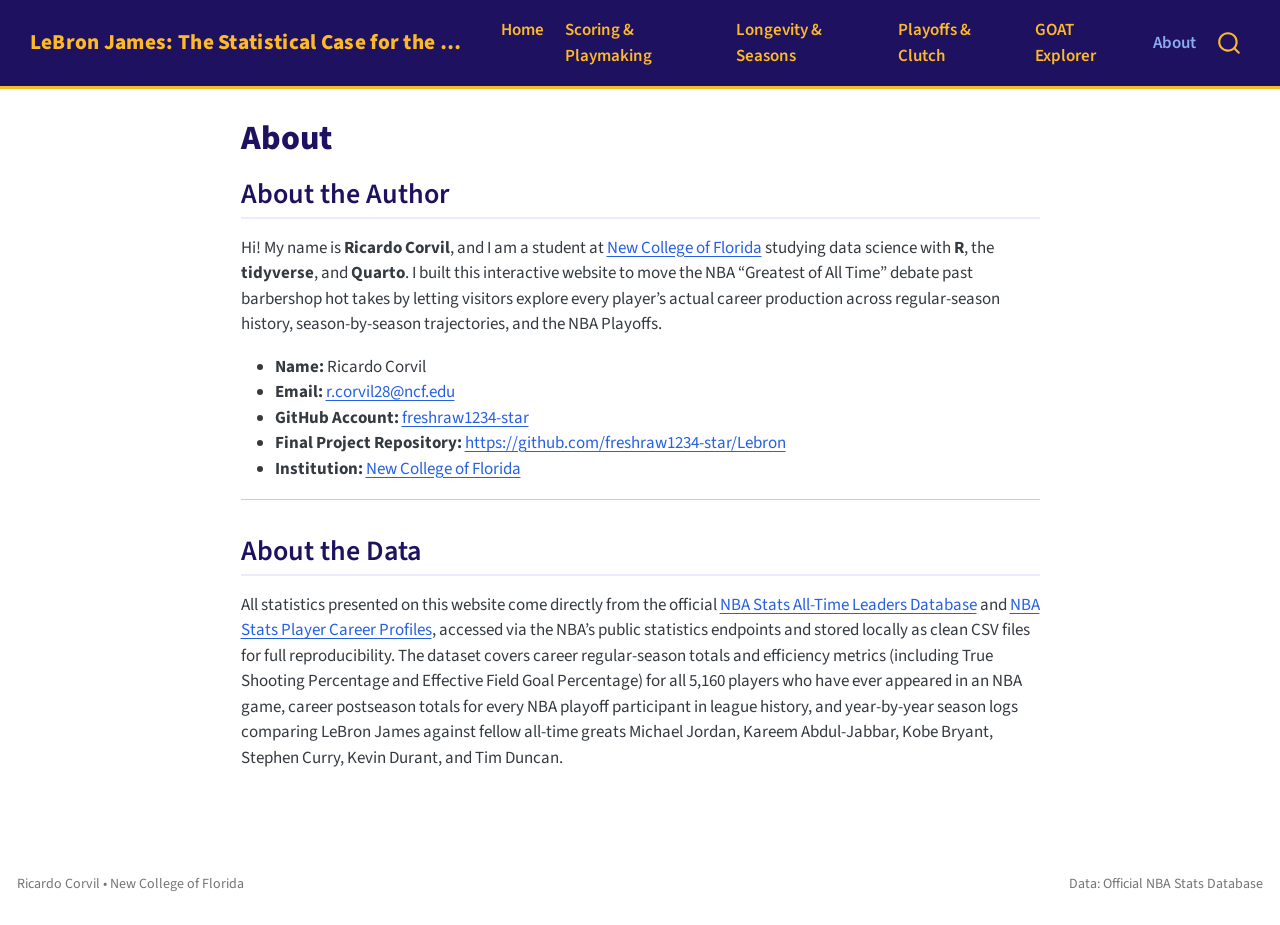
<file: about.html>
<!DOCTYPE html>
<html xmlns="http://www.w3.org/1999/xhtml" lang="en" xml:lang="en"><head>

<meta charset="utf-8">
<meta name="generator" content="quarto-1.10.19">

<meta name="viewport" content="width=device-width, initial-scale=1.0, user-scalable=yes">


<title>About – LeBron James: The Statistical Case for the GOAT</title>
<style>
/* Default styles provided by pandoc.
** See https://pandoc.org/MANUAL.html#variables-for-html for config info.
*/
span.smallcaps{font-variant: small-caps;}
div.columns{display: flex; gap: 1.5em;}
div.column{flex: auto;}
@media screen {
div.columns{gap: min(4vw, 1.5em);}
div.column{overflow-x: auto;}
}
div.hanging-indent{margin-left: 1.5em; text-indent: -1.5em;}
ul.task-list{list-style: none;}
ul.task-list li input[type="checkbox"] {
  width: 0.8em;
  margin: 0 0.8em 0.2em -1em; /* quarto-specific, see https://github.com/quarto-dev/quarto-cli/issues/4556 */ 
  vertical-align: middle;
}
</style>


<script src="site_libs/quarto-nav/quarto-nav.js"></script>
<script src="site_libs/quarto-nav/headroom.min.js"></script>
<script src="site_libs/clipboard/clipboard.min.js"></script>
<script src="site_libs/quarto-search/autocomplete.umd.js"></script>
<script src="site_libs/quarto-search/fuse.min.js"></script>
<script src="site_libs/quarto-search/quarto-search.js"></script>
<meta name="quarto:offset" content="./">
<script src="site_libs/quarto-html/quarto.js" type="module"></script>
<script src="site_libs/quarto-html/tabsets/tabsets.js" type="module"></script>
<script src="site_libs/quarto-html/popper.min.js"></script>
<script src="site_libs/quarto-html/tippy.umd.min.js"></script>
<script src="site_libs/quarto-html/anchor.min.js"></script>
<link href="site_libs/quarto-html/tippy.css" rel="stylesheet">
<link href="site_libs/quarto-html/quarto-syntax-highlighting-bf27225e3a48a9273f3daa8f8e829971.css" rel="stylesheet" id="quarto-text-highlighting-styles">
<script src="site_libs/bootstrap/bootstrap.min.js"></script>
<link href="site_libs/bootstrap/bootstrap-icons.css" rel="stylesheet">
<link href="site_libs/bootstrap/bootstrap-51d21c295a0880f857f7dc11ec0e74e3.min.css" rel="stylesheet" append-hash="true" id="quarto-bootstrap" data-mode="light">
<script id="quarto-search-options" type="application/json">{
  "location": "navbar",
  "copy-button": false,
  "collapse-after": 3,
  "panel-placement": "end",
  "type": "overlay",
  "limit": 50,
  "keyboard-shortcut": [
    "f",
    "/",
    "s"
  ],
  "show-item-context": false,
  "language": {
    "search-no-results-text": "No results",
    "search-matching-documents-text": "matching documents",
    "search-copy-link-title": "Copy link to search",
    "search-hide-matches-text": "Hide additional matches",
    "search-more-match-text": "more match in this document",
    "search-more-matches-text": "more matches in this document",
    "search-clear-button-title": "Clear",
    "search-text-placeholder": "",
    "search-detached-cancel-button-title": "Cancel",
    "search-submit-button-title": "Submit",
    "search-label": "Search"
  }
}</script>
<style>html{ scroll-behavior: smooth; }</style>


<link rel="stylesheet" href="styles.css">
</head>

<body class="nav-fixed fullcontent quarto-light">

<div id="quarto-search-results"></div>
  <header id="quarto-header" class="headroom fixed-top">
    <nav class="navbar navbar-expand-lg " data-bs-theme="dark">
      <div class="navbar-container container-fluid">
      <div class="navbar-brand-container mx-auto">
    <a class="navbar-brand" href="./index.html">
    <span class="navbar-title">LeBron James: The Statistical Case for the GOAT</span>
    </a>
  </div>
            <div id="quarto-search" class="" title="Search"></div>
          <button class="navbar-toggler" type="button" data-bs-toggle="collapse" data-bs-target="#navbarCollapse" aria-controls="navbarCollapse" role="menu" aria-expanded="false" aria-label="Toggle navigation" onclick="if (window.quartoToggleHeadroom) { window.quartoToggleHeadroom(); }">
  <span class="navbar-toggler-icon"></span>
</button>
          <div class="collapse navbar-collapse" id="navbarCollapse">
            <ul class="navbar-nav navbar-nav-scroll me-auto">
  <li class="nav-item">
    <a class="nav-link" href="./index.html"> 
<span class="menu-text">Home</span></a>
  </li>  
  <li class="nav-item">
    <a class="nav-link" href="./scoring.html"> 
<span class="menu-text">Scoring &amp; Playmaking</span></a>
  </li>  
  <li class="nav-item">
    <a class="nav-link" href="./longevity.html"> 
<span class="menu-text">Longevity &amp; Seasons</span></a>
  </li>  
  <li class="nav-item">
    <a class="nav-link" href="./playoffs.html"> 
<span class="menu-text">Playoffs &amp; Clutch</span></a>
  </li>  
  <li class="nav-item">
    <a class="nav-link" href="./explorer.html"> 
<span class="menu-text">GOAT Explorer</span></a>
  </li>  
</ul>
            <ul class="navbar-nav navbar-nav-scroll ms-auto">
  <li class="nav-item">
    <a class="nav-link active" href="./about.html" aria-current="page"> 
<span class="menu-text">About</span></a>
  </li>  
</ul>
          </div> <!-- /navcollapse -->
            <div class="quarto-navbar-tools">
</div>
      </div> <!-- /container-fluid -->
    </nav>
</header>
<!-- content -->
<div id="quarto-content" class="quarto-container page-columns page-rows-contents page-layout-article page-navbar">
<!-- sidebar -->
<!-- margin-sidebar -->
    
<!-- main -->
<main class="content" id="quarto-document-content">

<header id="title-block-header" class="quarto-title-block default">
<div class="quarto-title">
<h1 class="title">About</h1>
</div>



<div class="quarto-title-meta">

    
  
    
  </div>
  


</header>


<section id="about-the-author" class="level2">
<h2 class="anchored" data-anchor-id="about-the-author">About the Author</h2>
<p>Hi! My name is <strong>Ricardo Corvil</strong>, and I am a student at <a href="https://www.ncf.edu/">New College of Florida</a> studying data science with <strong>R</strong>, the <strong>tidyverse</strong>, and <strong>Quarto</strong>. I built this interactive website to move the NBA “Greatest of All Time” debate past barbershop hot takes by letting visitors explore every player’s actual career production across regular-season history, season-by-season trajectories, and the NBA Playoffs.</p>
<ul>
<li><strong>Name:</strong> Ricardo Corvil</li>
<li><strong>Email:</strong> <a href="mailto:r.corvil28@ncf.edu">r.corvil28@ncf.edu</a></li>
<li><strong>GitHub Account:</strong> <a href="https://github.com/freshraw1234-star">freshraw1234-star</a></li>
<li><strong>Final Project Repository:</strong> <a href="https://github.com/freshraw1234-star/Lebron" class="uri">https://github.com/freshraw1234-star/Lebron</a></li>
<li><strong>Institution:</strong> <a href="https://www.ncf.edu/">New College of Florida</a></li>
</ul>
<hr>
</section>
<section id="about-the-data" class="level2">
<h2 class="anchored" data-anchor-id="about-the-data">About the Data</h2>
<p>All statistics presented on this website come directly from the official <a href="https://www.nba.com/stats/leaders">NBA Stats All-Time Leaders Database</a> and <a href="https://www.nba.com/stats/players">NBA Stats Player Career Profiles</a>, accessed via the NBA’s public statistics endpoints and stored locally as clean CSV files for full reproducibility. The dataset covers career regular-season totals and efficiency metrics (including True Shooting Percentage and Effective Field Goal Percentage) for all 5,160 players who have ever appeared in an NBA game, career postseason totals for every NBA playoff participant in league history, and year-by-year season logs comparing LeBron James against fellow all-time greats Michael Jordan, Kareem Abdul-Jabbar, Kobe Bryant, Stephen Curry, Kevin Durant, and Tim Duncan.</p>


</section>

</main> <!-- /main -->
<script id="quarto-html-after-body" type="application/javascript">
  window.document.addEventListener("DOMContentLoaded", function (event) {
    const icon = "";
    const anchorJS = new window.AnchorJS();
    anchorJS.options = {
      placement: 'right',
      icon: icon
    };
    anchorJS.add('.anchored');
    const isCodeAnnotation = (el) => {
      for (const clz of el.classList) {
        if (clz.startsWith('code-annotation-')) {                     
          return true;
        }
      }
      return false;
    }
    const onCopySuccess = function(e) {
      // button target
      const button = e.trigger;
      // don't keep focus
      button.blur();
      // flash "checked"
      button.classList.add('code-copy-button-checked');
      var currentTitle = button.getAttribute("title");
      button.setAttribute("title", "Copied!");
      let tooltip;
      if (window.bootstrap) {
        button.setAttribute("data-bs-toggle", "tooltip");
        button.setAttribute("data-bs-placement", "left");
        button.setAttribute("data-bs-title", "Copied!");
        tooltip = new bootstrap.Tooltip(button, 
          { trigger: "manual", 
            customClass: "code-copy-button-tooltip",
            offset: [0, -8]});
        tooltip.show();    
      }
      setTimeout(function() {
        if (tooltip) {
          tooltip.hide();
          button.removeAttribute("data-bs-title");
          button.removeAttribute("data-bs-toggle");
          button.removeAttribute("data-bs-placement");
        }
        button.setAttribute("title", currentTitle);
        button.classList.remove('code-copy-button-checked');
      }, 1000);
      // clear code selection
      e.clearSelection();
    }
    const getTextToCopy = function(trigger) {
      const outerScaffold = trigger.parentElement.cloneNode(true);
      const codeEl = outerScaffold.querySelector('code');
      for (const childEl of codeEl.children) {
        if (isCodeAnnotation(childEl)) {
          childEl.remove();
        }
      }
      return codeEl.innerText;
    }
    const clipboard = new window.ClipboardJS('.code-copy-button:not([data-in-quarto-modal])', {
      text: getTextToCopy
    });
    clipboard.on('success', onCopySuccess);
    if (window.document.getElementById('quarto-embedded-source-code-modal')) {
      const clipboardModal = new window.ClipboardJS('.code-copy-button[data-in-quarto-modal]', {
        text: getTextToCopy,
        container: window.document.getElementById('quarto-embedded-source-code-modal')
      });
      clipboardModal.on('success', onCopySuccess);
    }
      var localhostRegex = new RegExp(/^(?:http|https):\/\/localhost\:?[0-9]*\//);
      var mailtoRegex = new RegExp(/^mailto:/);
        var filterRegex = new RegExp("https:\/\/freshraw1234-star\.github\.io\/Lebron\/");
      var isInternal = (href) => {
          return filterRegex.test(href) || localhostRegex.test(href) || mailtoRegex.test(href);
      }
      // Inspect non-navigation links and adorn them if external
     var links = window.document.querySelectorAll('a[href]:not(.nav-link):not(.navbar-brand):not(.toc-action):not(.sidebar-link):not(.sidebar-item-toggle):not(.pagination-link):not(.no-external):not([aria-hidden]):not(.dropdown-item):not(.quarto-navigation-tool):not(.about-link)');
      for (var i=0; i<links.length; i++) {
        const link = links[i];
        if (!isInternal(link.href)) {
          // undo the damage that might have been done by quarto-nav.js in the case of
          // links that we want to consider external
          if (link.dataset.originalHref !== undefined) {
            link.href = link.dataset.originalHref;
          }
        }
      }
    function tippyHover(el, contentFn, onTriggerFn, onUntriggerFn) {
      const config = {
        allowHTML: true,
        maxWidth: 500,
        delay: 100,
        arrow: false,
        appendTo: function(el) {
            return el.parentElement;
        },
        interactive: true,
        interactiveBorder: 10,
        theme: 'quarto',
        placement: 'bottom-start',
      };
      if (contentFn) {
        config.content = contentFn;
      }
      if (onTriggerFn) {
        config.onTrigger = onTriggerFn;
      }
      if (onUntriggerFn) {
        config.onUntrigger = onUntriggerFn;
      }
      window.tippy(el, config); 
    }
    const noterefs = window.document.querySelectorAll('a[role="doc-noteref"]');
    for (var i=0; i<noterefs.length; i++) {
      const ref = noterefs[i];
      tippyHover(ref, function() {
        // use id or data attribute instead here
        let href = ref.getAttribute('data-footnote-href') || ref.getAttribute('href');
        try { href = new URL(href).hash; } catch {}
        const id = href.replace(/^#\/?/, "");
        const note = window.document.getElementById(id);
        if (note) {
          return note.innerHTML;
        } else {
          return "";
        }
      });
    }
    const xrefs = window.document.querySelectorAll('a.quarto-xref');
    const processXRef = (id, note) => {
      // Strip column container classes
      const stripColumnClz = (el) => {
        el.classList.remove("page-full", "page-columns");
        if (el.children) {
          for (const child of el.children) {
            stripColumnClz(child);
          }
        }
      }
      stripColumnClz(note)
      if (id === null || id.startsWith('sec-')) {
        // Special case sections, only their first couple elements
        const container = document.createElement("div");
        if (note.children && note.children.length > 2) {
          container.appendChild(note.children[0].cloneNode(true));
          for (let i = 1; i < note.children.length; i++) {
            const child = note.children[i];
            if (child.tagName === "P" && child.innerText === "") {
              continue;
            } else {
              container.appendChild(child.cloneNode(true));
              break;
            }
          }
          if (window.Quarto?.typesetMath) {
            window.Quarto.typesetMath(container);
          }
          return container.innerHTML
        } else {
          if (window.Quarto?.typesetMath) {
            window.Quarto.typesetMath(note);
          }
          return note.innerHTML;
        }
      } else {
        // Remove any anchor links if they are present
        const anchorLink = note.querySelector('a.anchorjs-link');
        if (anchorLink) {
          anchorLink.remove();
        }
        if (window.Quarto?.typesetMath) {
          window.Quarto.typesetMath(note);
        }
        if (note.classList.contains("callout")) {
          return note.outerHTML;
        } else {
          return note.innerHTML;
        }
      }
    }
    for (var i=0; i<xrefs.length; i++) {
      const xref = xrefs[i];
      tippyHover(xref, undefined, function(instance) {
        instance.disable();
        let url = xref.getAttribute('href');
        let hash = undefined; 
        if (url.startsWith('#')) {
          hash = url;
        } else {
          try { hash = new URL(url).hash; } catch {}
        }
        if (hash) {
          const id = hash.replace(/^#\/?/, "");
          const note = window.document.getElementById(id);
          if (note !== null) {
            try {
              const html = processXRef(id, note.cloneNode(true));
              instance.setContent(html);
            } finally {
              instance.enable();
              instance.show();
            }
          } else {
            // See if we can fetch this
            fetch(url.split('#')[0])
            .then(res => res.text())
            .then(html => {
              const parser = new DOMParser();
              const htmlDoc = parser.parseFromString(html, "text/html");
              const note = htmlDoc.getElementById(id);
              if (note !== null) {
                const html = processXRef(id, note);
                instance.setContent(html);
              } 
            }).finally(() => {
              instance.enable();
              instance.show();
            });
          }
        } else {
          // See if we can fetch a full url (with no hash to target)
          // This is a special case and we should probably do some content thinning / targeting
          fetch(url)
          .then(res => res.text())
          .then(html => {
            const parser = new DOMParser();
            const htmlDoc = parser.parseFromString(html, "text/html");
            const note = htmlDoc.querySelector('main.content');
            if (note !== null) {
              // This should only happen for chapter cross references
              // (since there is no id in the URL)
              // remove the first header
              if (note.children.length > 0 && note.children[0].tagName === "HEADER") {
                note.children[0].remove();
              }
              const html = processXRef(null, note);
              instance.setContent(html);
            } 
          }).finally(() => {
            instance.enable();
            instance.show();
          });
        }
      }, function(instance) {
      });
    }
        let selectedAnnoteEl;
        const selectorForAnnotation = ( cell, annotation) => {
          let cellAttr = 'data-code-cell="' + cell + '"';
          let lineAttr = 'data-code-annotation="' +  annotation + '"';
          const selector = 'span[' + cellAttr + '][' + lineAttr + ']';
          return selector;
        }
        const selectCodeLines = (annoteEl) => {
          const doc = window.document;
          const targetCell = annoteEl.getAttribute("data-target-cell");
          const targetAnnotation = annoteEl.getAttribute("data-target-annotation");
          const annoteSpan = window.document.querySelector(selectorForAnnotation(targetCell, targetAnnotation));
          const lines = annoteSpan.getAttribute("data-code-lines").split(",");
          const lineIds = lines.map((line) => {
            return targetCell + "-" + line;
          })
          let top = null;
          let height = null;
          let parent = null;
          if (lineIds.length > 0) {
              //compute the position of the single el (top and bottom and make a div)
              const el = window.document.getElementById(lineIds[0]);
              top = el.offsetTop;
              height = el.offsetHeight;
              parent = el.parentElement.parentElement;
            if (lineIds.length > 1) {
              const lastEl = window.document.getElementById(lineIds[lineIds.length - 1]);
              const bottom = lastEl.offsetTop + lastEl.offsetHeight;
              height = bottom - top;
            }
            if (top !== null && height !== null && parent !== null) {
              // cook up a div (if necessary) and position it 
              let div = window.document.getElementById("code-annotation-line-highlight");
              if (div === null) {
                div = window.document.createElement("div");
                div.setAttribute("id", "code-annotation-line-highlight");
                div.style.position = 'absolute';
                parent.appendChild(div);
              }
              div.style.top = top - 2 + "px";
              div.style.height = height + 4 + "px";
              div.style.left = 0;
              let gutterDiv = window.document.getElementById("code-annotation-line-highlight-gutter");
              if (gutterDiv === null) {
                gutterDiv = window.document.createElement("div");
                gutterDiv.setAttribute("id", "code-annotation-line-highlight-gutter");
                gutterDiv.style.position = 'absolute';
                const codeCell = window.document.getElementById(targetCell);
                const gutter = codeCell.querySelector('.code-annotation-gutter');
                gutter.appendChild(gutterDiv);
              }
              gutterDiv.style.top = top - 2 + "px";
              gutterDiv.style.height = height + 4 + "px";
            }
            selectedAnnoteEl = annoteEl;
          }
        };
        const unselectCodeLines = () => {
          const elementsIds = ["code-annotation-line-highlight", "code-annotation-line-highlight-gutter"];
          elementsIds.forEach((elId) => {
            const div = window.document.getElementById(elId);
            if (div) {
              div.remove();
            }
          });
          selectedAnnoteEl = undefined;
        };
          // Handle positioning of the toggle
      window.addEventListener(
        "resize",
        throttle(() => {
          elRect = undefined;
          if (selectedAnnoteEl) {
            selectCodeLines(selectedAnnoteEl);
          }
        }, 10)
      );
      function throttle(fn, ms) {
      let throttle = false;
      let timer;
        return (...args) => {
          if(!throttle) { // first call gets through
              fn.apply(this, args);
              throttle = true;
          } else { // all the others get throttled
              if(timer) clearTimeout(timer); // cancel #2
              timer = setTimeout(() => {
                fn.apply(this, args);
                timer = throttle = false;
              }, ms);
          }
        };
      }
        // Attach click handler to the DT
        const annoteDls = window.document.querySelectorAll('dt[data-target-cell]');
        for (const annoteDlNode of annoteDls) {
          annoteDlNode.addEventListener('click', (event) => {
            const clickedEl = event.target;
            if (clickedEl !== selectedAnnoteEl) {
              unselectCodeLines();
              const activeEl = window.document.querySelector('dt[data-target-cell].code-annotation-active');
              if (activeEl) {
                activeEl.classList.remove('code-annotation-active');
              }
              selectCodeLines(clickedEl);
              clickedEl.classList.add('code-annotation-active');
            } else {
              // Unselect the line
              unselectCodeLines();
              clickedEl.classList.remove('code-annotation-active');
            }
          });
        }
    const findCites = (el) => {
      const parentEl = el.parentElement;
      if (parentEl) {
        const cites = parentEl.dataset.cites;
        if (cites) {
          return {
            el,
            cites: cites.split(' ')
          };
        } else {
          return findCites(el.parentElement)
        }
      } else {
        return undefined;
      }
    };
    var bibliorefs = window.document.querySelectorAll('a[role="doc-biblioref"]');
    for (var i=0; i<bibliorefs.length; i++) {
      const ref = bibliorefs[i];
      const citeInfo = findCites(ref);
      if (citeInfo) {
        tippyHover(citeInfo.el, function() {
          var popup = window.document.createElement('div');
          citeInfo.cites.forEach(function(cite) {
            var citeDiv = window.document.createElement('div');
            citeDiv.classList.add('hanging-indent');
            citeDiv.classList.add('csl-entry');
            var biblioDiv = window.document.getElementById('ref-' + cite);
            if (biblioDiv) {
              citeDiv.innerHTML = biblioDiv.innerHTML;
            }
            popup.appendChild(citeDiv);
          });
          return popup.innerHTML;
        });
      }
    }
  });
  </script>
</div> <!-- /content -->
<footer class="footer">
  <div class="nav-footer">
    <div class="nav-footer-left">
<p>Ricardo Corvil • New College of Florida</p>
</div>   
    <div class="nav-footer-center">
      &nbsp;
    </div>
    <div class="nav-footer-right">
<p>Data: Official NBA Stats Database</p>
</div>
  </div>
</footer>




<script src="site_libs/quarto-html/zenscroll-min.js"></script>
</body></html>
</file>
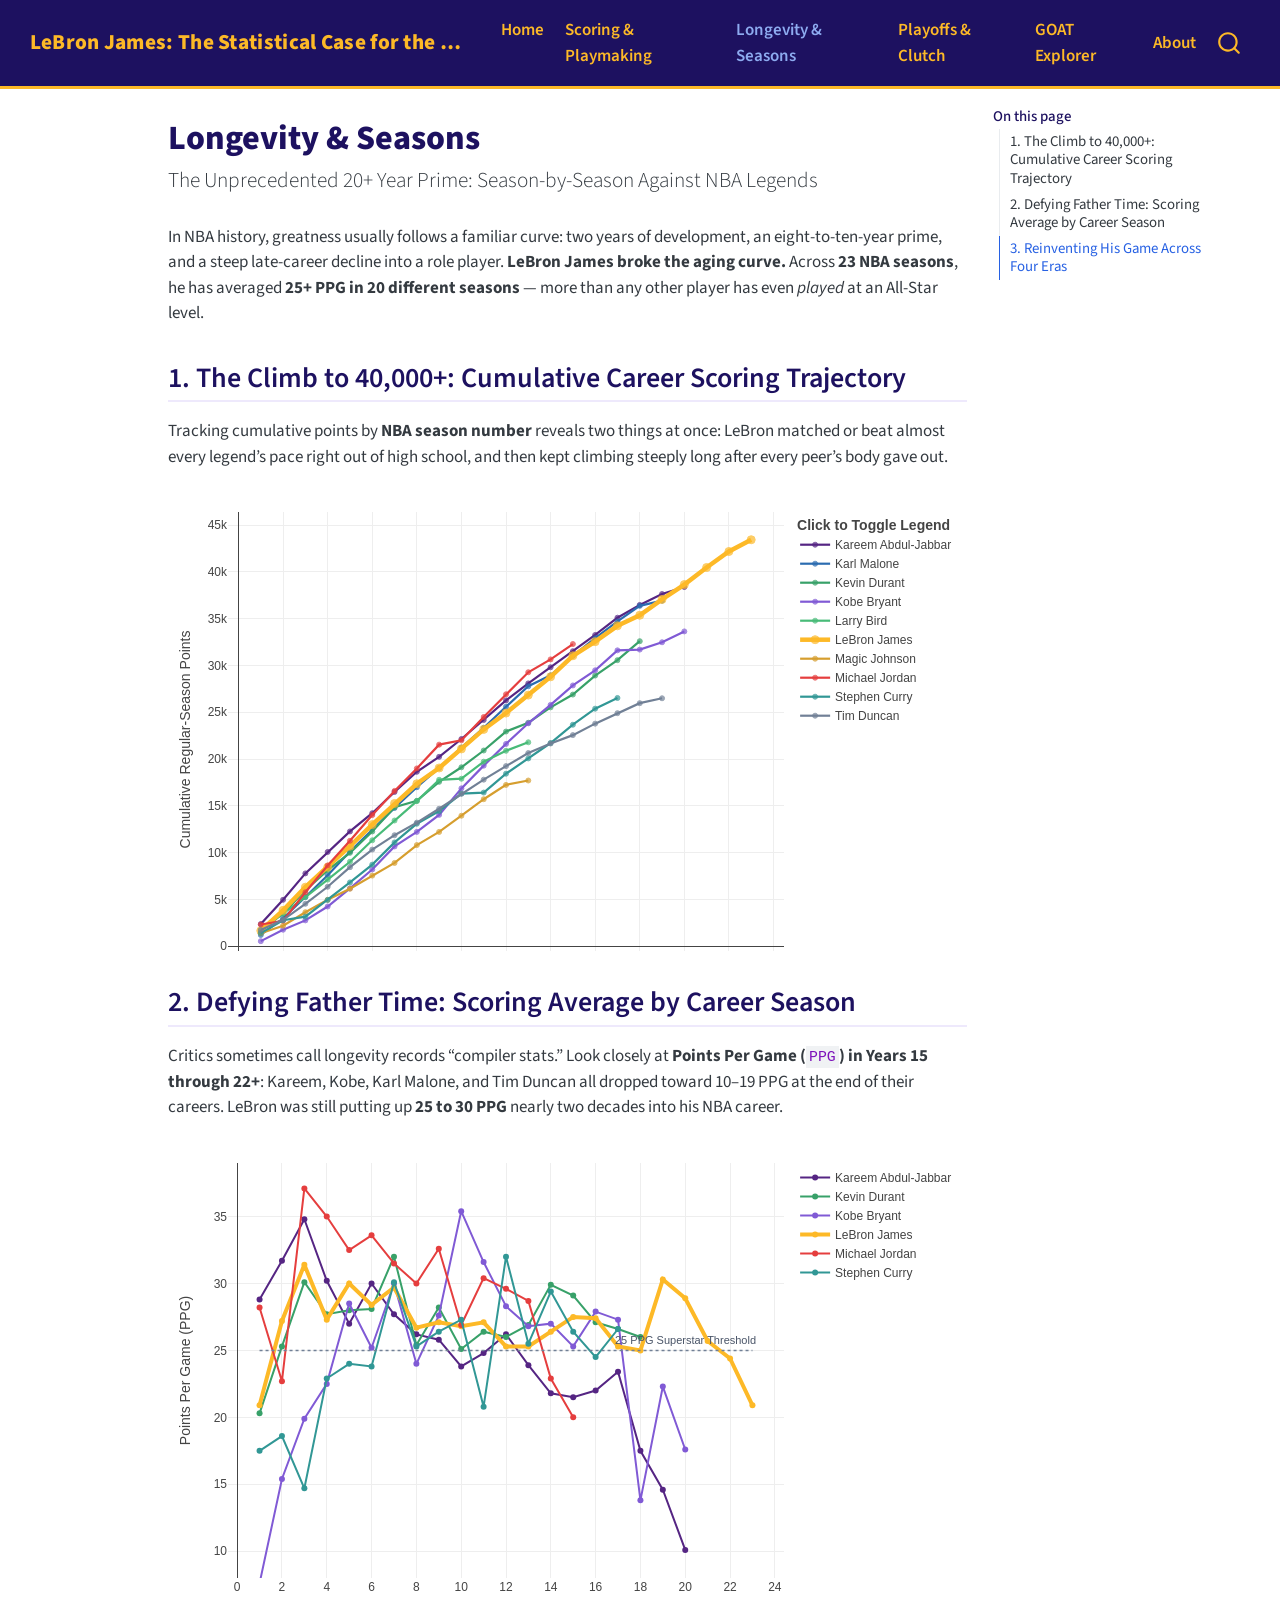
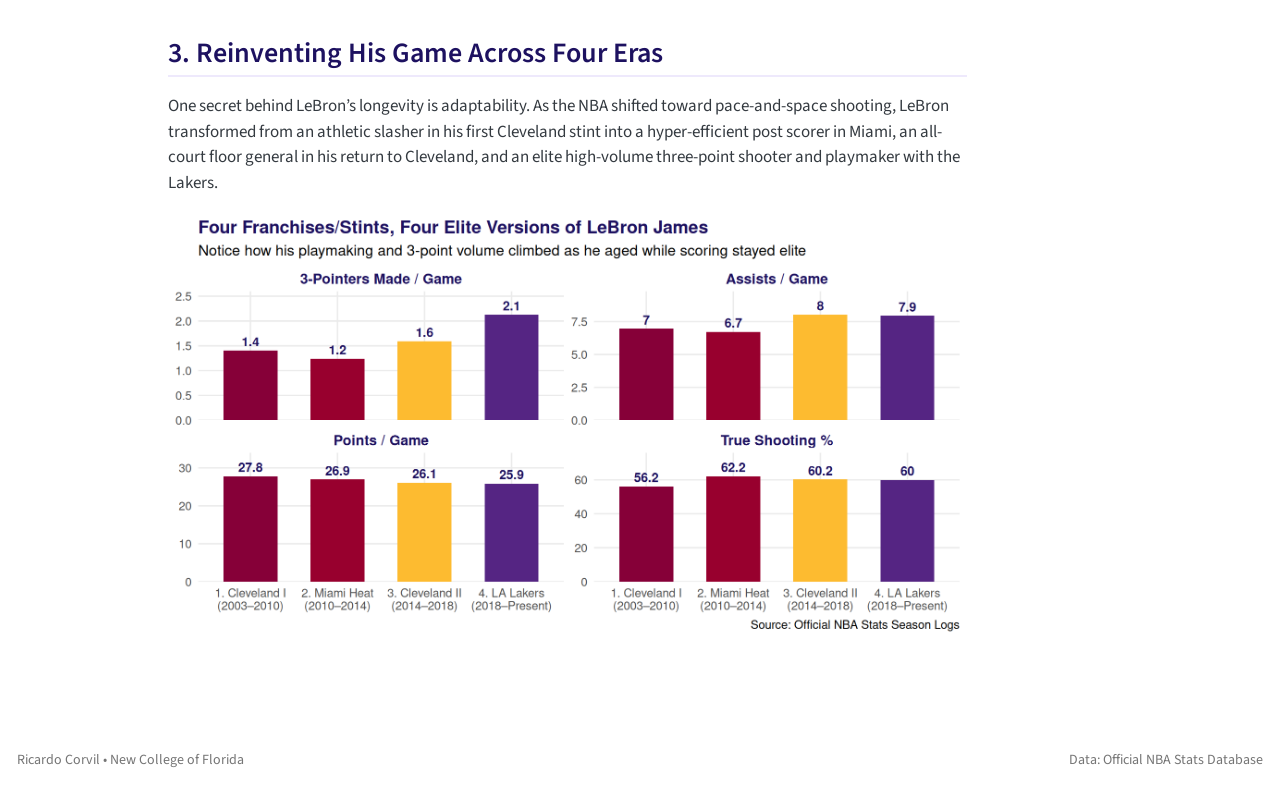
<file: longevity.html>
<!DOCTYPE html>
<html xmlns="http://www.w3.org/1999/xhtml" lang="en" xml:lang="en"><head>

<meta charset="utf-8">
<meta name="generator" content="quarto-1.10.19">

<meta name="viewport" content="width=device-width, initial-scale=1.0, user-scalable=yes">


<title>Longevity &amp; Seasons – LeBron James: The Statistical Case for the GOAT</title>
<style>
/* Default styles provided by pandoc.
** See https://pandoc.org/MANUAL.html#variables-for-html for config info.
*/
span.smallcaps{font-variant: small-caps;}
div.columns{display: flex; gap: 1.5em;}
div.column{flex: auto;}
@media screen {
div.columns{gap: min(4vw, 1.5em);}
div.column{overflow-x: auto;}
}
div.hanging-indent{margin-left: 1.5em; text-indent: -1.5em;}
ul.task-list{list-style: none;}
ul.task-list li input[type="checkbox"] {
  width: 0.8em;
  margin: 0 0.8em 0.2em -1em; /* quarto-specific, see https://github.com/quarto-dev/quarto-cli/issues/4556 */ 
  vertical-align: middle;
}
</style>


<script src="site_libs/quarto-nav/quarto-nav.js"></script>
<script src="site_libs/quarto-nav/headroom.min.js"></script>
<script src="site_libs/clipboard/clipboard.min.js"></script>
<script src="site_libs/quarto-search/autocomplete.umd.js"></script>
<script src="site_libs/quarto-search/fuse.min.js"></script>
<script src="site_libs/quarto-search/quarto-search.js"></script>
<meta name="quarto:offset" content="./">
<script src="site_libs/quarto-html/quarto.js" type="module"></script>
<script src="site_libs/quarto-html/tabsets/tabsets.js" type="module"></script>
<script src="site_libs/quarto-html/popper.min.js"></script>
<script src="site_libs/quarto-html/tippy.umd.min.js"></script>
<script src="site_libs/quarto-html/anchor.min.js"></script>
<link href="site_libs/quarto-html/tippy.css" rel="stylesheet">
<link href="site_libs/quarto-html/quarto-syntax-highlighting-bf27225e3a48a9273f3daa8f8e829971.css" rel="stylesheet" id="quarto-text-highlighting-styles">
<script src="site_libs/bootstrap/bootstrap.min.js"></script>
<link href="site_libs/bootstrap/bootstrap-icons.css" rel="stylesheet">
<link href="site_libs/bootstrap/bootstrap-51d21c295a0880f857f7dc11ec0e74e3.min.css" rel="stylesheet" append-hash="true" id="quarto-bootstrap" data-mode="light">
<script id="quarto-search-options" type="application/json">{
  "location": "navbar",
  "copy-button": false,
  "collapse-after": 3,
  "panel-placement": "end",
  "type": "overlay",
  "limit": 50,
  "keyboard-shortcut": [
    "f",
    "/",
    "s"
  ],
  "show-item-context": false,
  "language": {
    "search-no-results-text": "No results",
    "search-matching-documents-text": "matching documents",
    "search-copy-link-title": "Copy link to search",
    "search-hide-matches-text": "Hide additional matches",
    "search-more-match-text": "more match in this document",
    "search-more-matches-text": "more matches in this document",
    "search-clear-button-title": "Clear",
    "search-text-placeholder": "",
    "search-detached-cancel-button-title": "Cancel",
    "search-submit-button-title": "Submit",
    "search-label": "Search"
  }
}</script>
<style>html{ scroll-behavior: smooth; }</style>
<link href="site_libs/htmltools-fill-0.5.9/fill.css" rel="stylesheet">
<script src="site_libs/htmlwidgets-1.6.4/htmlwidgets.js"></script>
<script src="site_libs/plotly-binding-4.12.1/plotly.js"></script>
<script src="site_libs/typedarray-0.1/typedarray.min.js"></script>
<script src="site_libs/jquery-3.5.1/jquery.min.js"></script>
<link href="site_libs/crosstalk-1.2.2/css/crosstalk.min.css" rel="stylesheet">
<script src="site_libs/crosstalk-1.2.2/js/crosstalk.min.js"></script>
<link href="site_libs/plotly-htmlwidgets-css-2.25.2/plotly-htmlwidgets.css" rel="stylesheet">
<script src="site_libs/plotly-main-2.25.2/plotly-latest.min.js"></script>


<link rel="stylesheet" href="styles.css">
</head>

<body class="nav-fixed quarto-light">

<div id="quarto-search-results"></div>
  <header id="quarto-header" class="headroom fixed-top">
    <nav class="navbar navbar-expand-lg " data-bs-theme="dark">
      <div class="navbar-container container-fluid">
      <div class="navbar-brand-container mx-auto">
    <a class="navbar-brand" href="./index.html">
    <span class="navbar-title">LeBron James: The Statistical Case for the GOAT</span>
    </a>
  </div>
            <div id="quarto-search" class="" title="Search"></div>
          <button class="navbar-toggler" type="button" data-bs-toggle="collapse" data-bs-target="#navbarCollapse" aria-controls="navbarCollapse" role="menu" aria-expanded="false" aria-label="Toggle navigation" onclick="if (window.quartoToggleHeadroom) { window.quartoToggleHeadroom(); }">
  <span class="navbar-toggler-icon"></span>
</button>
          <div class="collapse navbar-collapse" id="navbarCollapse">
            <ul class="navbar-nav navbar-nav-scroll me-auto">
  <li class="nav-item">
    <a class="nav-link" href="./index.html"> 
<span class="menu-text">Home</span></a>
  </li>  
  <li class="nav-item">
    <a class="nav-link" href="./scoring.html"> 
<span class="menu-text">Scoring &amp; Playmaking</span></a>
  </li>  
  <li class="nav-item">
    <a class="nav-link active" href="./longevity.html" aria-current="page"> 
<span class="menu-text">Longevity &amp; Seasons</span></a>
  </li>  
  <li class="nav-item">
    <a class="nav-link" href="./playoffs.html"> 
<span class="menu-text">Playoffs &amp; Clutch</span></a>
  </li>  
  <li class="nav-item">
    <a class="nav-link" href="./explorer.html"> 
<span class="menu-text">GOAT Explorer</span></a>
  </li>  
</ul>
            <ul class="navbar-nav navbar-nav-scroll ms-auto">
  <li class="nav-item">
    <a class="nav-link" href="./about.html"> 
<span class="menu-text">About</span></a>
  </li>  
</ul>
          </div> <!-- /navcollapse -->
            <div class="quarto-navbar-tools">
</div>
      </div> <!-- /container-fluid -->
    </nav>
</header>
<!-- content -->
<div id="quarto-content" class="quarto-container page-columns page-rows-contents page-layout-article page-navbar">
<!-- sidebar -->
<!-- margin-sidebar -->
    <div id="quarto-margin-sidebar" class="sidebar margin-sidebar">
        <nav id="TOC" role="doc-toc" class="toc-active">
    <h2 id="toc-title">On this page</h2>
   
  <ul>
  <li><a href="#the-climb-to-40000-cumulative-career-scoring-trajectory" id="toc-the-climb-to-40000-cumulative-career-scoring-trajectory" class="nav-link active" data-scroll-target="#the-climb-to-40000-cumulative-career-scoring-trajectory">1. The Climb to 40,000+: Cumulative Career Scoring Trajectory</a></li>
  <li><a href="#defying-father-time-scoring-average-by-career-season" id="toc-defying-father-time-scoring-average-by-career-season" class="nav-link" data-scroll-target="#defying-father-time-scoring-average-by-career-season">2. Defying Father Time: Scoring Average by Career Season</a></li>
  <li><a href="#reinventing-his-game-across-four-eras" id="toc-reinventing-his-game-across-four-eras" class="nav-link" data-scroll-target="#reinventing-his-game-across-four-eras">3. Reinventing His Game Across Four Eras</a></li>
  </ul>
</nav>
    </div>
<!-- main -->
<main class="content" id="quarto-document-content">

<header id="title-block-header" class="quarto-title-block default">
<div class="quarto-title">
<h1 class="title">Longevity &amp; Seasons</h1>
<p class="subtitle lead">The Unprecedented 20+ Year Prime: Season-by-Season Against NBA Legends</p>
</div>



<div class="quarto-title-meta">

    
  
    
  </div>
  


</header>


<p>In NBA history, greatness usually follows a familiar curve: two years of development, an eight-to-ten-year prime, and a steep late-career decline into a role player. <strong>LeBron James broke the aging curve.</strong> Across <strong>23 NBA seasons</strong>, he has averaged <strong>25+ PPG in 20 different seasons</strong> — more than any other player has even <em>played</em> at an All-Star level.</p>
<section id="the-climb-to-40000-cumulative-career-scoring-trajectory" class="level2">
<h2 class="anchored" data-anchor-id="the-climb-to-40000-cumulative-career-scoring-trajectory">1. The Climb to 40,000+: Cumulative Career Scoring Trajectory</h2>
<p>Tracking cumulative points by <strong>NBA season number</strong> reveals two things at once: LeBron matched or beat almost every legend’s pace right out of high school, and then kept climbing steeply long after every peer’s body gave out.</p>
<div class="cell">
<div class="cell-output-display">
<div class="plotly html-widget html-fill-item" id="htmlwidget-e445dbaa8cbb2d7e483b" style="width:100%;height:464px;"></div>
<script type="application/json" data-for="htmlwidget-e445dbaa8cbb2d7e483b">{"x":{"visdat":{"6a186a87cda5":["function () ","plotlyVisDat"]},"cur_data":"6a186a87cda5","attrs":{"6a186a87cda5":{"x":{},"y":{},"text":{},"hoverinfo":"text","mode":"lines+markers","line":{"width":{}},"marker":{"size":{}},"color":{},"colors":["#fdb927","#552583","#2b6cb0","#805ad5","#e53e3e","#38a169","#319795","#718096","#48bb78","#d69e2e"],"alpha_stroke":1,"sizes":[10,100],"spans":[1,20],"type":"scatter"}},"layout":{"height":520,"margin":{"b":40,"l":60,"t":25,"r":10},"xaxis":{"domain":[0,1],"automargin":true,"title":"Season Number in NBA Career","dtick":2},"yaxis":{"domain":[0,1],"automargin":true,"title":"Cumulative Regular-Season Points"},"legend":{"title":{"text":"<b>Click to Toggle Legend<\/b>"}},"hovermode":"closest","showlegend":true},"source":"A","config":{"modeBarButtonsToAdd":["hoverclosest","hovercompare"],"showSendToCloud":false},"data":[{"x":[1,2,3,4,5,6,7,8,9,10,11,12,13,14,15,16,17,18,19,20],"y":[2361,4957,7779,10071,12262,14211,16486,18638,20238,22141,24175,26270,28088,29810,31527,33262,35108,36474,37639,38387],"text":["<b>Kareem Abdul-Jabbar — Season 1 (1969-70, MIL)<\/b><br>Cumulative Points: <b>2,361<\/b><br>Season Stat Line: 28.8 PPG | 14.5 RPG | 4.1 APG<br>True Shooting: 55.2% (82 GP)","<b>Kareem Abdul-Jabbar — Season 2 (1970-71, MIL)<\/b><br>Cumulative Points: <b>4,957<\/b><br>Season Stat Line: 31.7 PPG | 16 RPG | 3.3 APG<br>True Shooting: 60.6% (82 GP)","<b>Kareem Abdul-Jabbar — Season 3 (1971-72, MIL)<\/b><br>Cumulative Points: <b>7,779<\/b><br>Season Stat Line: 34.8 PPG | 16.6 RPG | 4.6 APG<br>True Shooting: 60.3% (81 GP)","<b>Kareem Abdul-Jabbar — Season 4 (1972-73, MIL)<\/b><br>Cumulative Points: <b>10,071<\/b><br>Season Stat Line: 30.2 PPG | 16.1 RPG | 5 APG<br>True Shooting: 58% (76 GP)","<b>Kareem Abdul-Jabbar — Season 5 (1973-74, MIL)<\/b><br>Cumulative Points: <b>12,262<\/b><br>Season Stat Line: 27 PPG | 14.5 RPG | 4.8 APG<br>True Shooting: 56.4% (81 GP)","<b>Kareem Abdul-Jabbar — Season 6 (1974-75, MIL)<\/b><br>Cumulative Points: <b>14,211<\/b><br>Season Stat Line: 30 PPG | 14 RPG | 4.1 APG<br>True Shooting: 55% (65 GP)","<b>Kareem Abdul-Jabbar — Season 7 (1975-76, LAL)<\/b><br>Cumulative Points: <b>16,486<\/b><br>Season Stat Line: 27.7 PPG | 16.9 RPG | 5 APG<br>True Shooting: 56.7% (82 GP)","<b>Kareem Abdul-Jabbar — Season 8 (1976-77, LAL)<\/b><br>Cumulative Points: <b>18,638<\/b><br>Season Stat Line: 26.2 PPG | 13.3 RPG | 3.9 APG<br>True Shooting: 60.8% (82 GP)","<b>Kareem Abdul-Jabbar — Season 9 (1977-78, LAL)<\/b><br>Cumulative Points: <b>20,238<\/b><br>Season Stat Line: 25.8 PPG | 12.9 RPG | 4.3 APG<br>True Shooting: 58.9% (62 GP)","<b>Kareem Abdul-Jabbar — Season 10 (1978-79, LAL)<\/b><br>Cumulative Points: <b>22,141<\/b><br>Season Stat Line: 23.8 PPG | 12.8 RPG | 5.4 APG<br>True Shooting: 61.2% (80 GP)","<b>Kareem Abdul-Jabbar — Season 11 (1979-80, LAL)<\/b><br>Cumulative Points: <b>24,175<\/b><br>Season Stat Line: 24.8 PPG | 10.8 RPG | 4.5 APG<br>True Shooting: 63.9% (82 GP)","<b>Kareem Abdul-Jabbar — Season 12 (1980-81, LAL)<\/b><br>Cumulative Points: <b>26,270<\/b><br>Season Stat Line: 26.2 PPG | 10.3 RPG | 3.4 APG<br>True Shooting: 61.6% (80 GP)","<b>Kareem Abdul-Jabbar — Season 13 (1981-82, LAL)<\/b><br>Cumulative Points: <b>28,088<\/b><br>Season Stat Line: 23.9 PPG | 8.7 RPG | 3 APG<br>True Shooting: 60.8% (76 GP)","<b>Kareem Abdul-Jabbar — Season 14 (1982-83, LAL)<\/b><br>Cumulative Points: <b>29,810<\/b><br>Season Stat Line: 21.8 PPG | 7.5 RPG | 2.5 APG<br>True Shooting: 61.9% (79 GP)","<b>Kareem Abdul-Jabbar — Season 15 (1983-84, LAL)<\/b><br>Cumulative Points: <b>31,527<\/b><br>Season Stat Line: 21.5 PPG | 7.3 RPG | 2.6 APG<br>True Shooting: 60.8% (80 GP)","<b>Kareem Abdul-Jabbar — Season 16 (1984-85, LAL)<\/b><br>Cumulative Points: <b>33,262<\/b><br>Season Stat Line: 22 PPG | 7.9 RPG | 3.2 APG<br>True Shooting: 62.8% (79 GP)","<b>Kareem Abdul-Jabbar — Season 17 (1985-86, LAL)<\/b><br>Cumulative Points: <b>35,108<\/b><br>Season Stat Line: 23.4 PPG | 6.1 RPG | 3.5 APG<br>True Shooting: 60.3% (79 GP)","<b>Kareem Abdul-Jabbar — Season 18 (1986-87, LAL)<\/b><br>Cumulative Points: <b>36,474<\/b><br>Season Stat Line: 17.5 PPG | 6.7 RPG | 2.6 APG<br>True Shooting: 59.7% (78 GP)","<b>Kareem Abdul-Jabbar — Season 19 (1987-88, LAL)<\/b><br>Cumulative Points: <b>37,639<\/b><br>Season Stat Line: 14.6 PPG | 6 RPG | 1.7 APG<br>True Shooting: 57% (80 GP)","<b>Kareem Abdul-Jabbar — Season 20 (1988-89, LAL)<\/b><br>Cumulative Points: <b>38,387<\/b><br>Season Stat Line: 10.1 PPG | 4.5 RPG | 1 APG<br>True Shooting: 51.1% (74 GP)"],"hoverinfo":["text","text","text","text","text","text","text","text","text","text","text","text","text","text","text","text","text","text","text","text"],"mode":"lines+markers","line":{"color":"rgba(85,37,131,1)","width":2.2000000000000002},"marker":{"color":"rgba(85,37,131,1)","size":[5,5,5,5,5,5,5,5,5,5,5,5,5,5,5,5,5,5,5,5],"line":{"color":"rgba(85,37,131,1)"}},"type":"scatter","name":"Kareem Abdul-Jabbar","textfont":{"color":"rgba(85,37,131,1)"},"error_y":{"color":"rgba(85,37,131,1)"},"error_x":{"color":"rgba(85,37,131,1)"},"xaxis":"x","yaxis":"y","frame":null},{"x":[1,2,3,4,5,6,7,8,9,10,11,12,13,14,15,16,17,18,19],"y":[1203,2982,5250,7576,10116,12498,14770,16987,19050,21237,23343,25592,27782,28946,31041,32919,34707,36374,36928],"text":["<b>Karl Malone — Season 1 (1985-86, UTH)<\/b><br>Cumulative Points: <b>1,203<\/b><br>Season Stat Line: 14.9 PPG | 8.9 RPG | 2.9 APG<br>True Shooting: 50.4% (81 GP)","<b>Karl Malone — Season 2 (1986-87, UTH)<\/b><br>Cumulative Points: <b>2,982<\/b><br>Season Stat Line: 21.7 PPG | 10.4 RPG | 1.9 APG<br>True Shooting: 53.6% (82 GP)","<b>Karl Malone — Season 3 (1987-88, UTH)<\/b><br>Cumulative Points: <b>5,250<\/b><br>Season Stat Line: 27.7 PPG | 12 RPG | 2.4 APG<br>True Shooting: 56.8% (82 GP)","<b>Karl Malone — Season 4 (1988-89, UTH)<\/b><br>Cumulative Points: <b>7,576<\/b><br>Season Stat Line: 29.1 PPG | 10.7 RPG | 2.7 APG<br>True Shooting: 59.2% (80 GP)","<b>Karl Malone — Season 5 (1989-90, UTH)<\/b><br>Cumulative Points: <b>10,116<\/b><br>Season Stat Line: 31 PPG | 11.1 RPG | 2.8 APG<br>True Shooting: 62.6% (82 GP)","<b>Karl Malone — Season 6 (1990-91, UTH)<\/b><br>Cumulative Points: <b>12,498<\/b><br>Season Stat Line: 29 PPG | 11.8 RPG | 3.3 APG<br>True Shooting: 59.6% (82 GP)","<b>Karl Malone — Season 7 (1991-92, UTH)<\/b><br>Cumulative Points: <b>14,770<\/b><br>Season Stat Line: 28 PPG | 11.2 RPG | 3 APG<br>True Shooting: 59.9% (81 GP)","<b>Karl Malone — Season 8 (1992-93, UTH)<\/b><br>Cumulative Points: <b>16,987<\/b><br>Season Stat Line: 27 PPG | 11.2 RPG | 3.8 APG<br>True Shooting: 61.2% (82 GP)","<b>Karl Malone — Season 9 (1993-94, UTH)<\/b><br>Cumulative Points: <b>19,050<\/b><br>Season Stat Line: 25.2 PPG | 11.5 RPG | 4 APG<br>True Shooting: 55% (82 GP)","<b>Karl Malone — Season 10 (1994-95, UTH)<\/b><br>Cumulative Points: <b>21,237<\/b><br>Season Stat Line: 26.7 PPG | 10.6 RPG | 3.5 APG<br>True Shooting: 59% (82 GP)","<b>Karl Malone — Season 11 (1995-96, UTH)<\/b><br>Cumulative Points: <b>23,343<\/b><br>Season Stat Line: 25.7 PPG | 9.8 RPG | 4.2 APG<br>True Shooting: 57.5% (82 GP)","<b>Karl Malone — Season 12 (1996-97, UTA)<\/b><br>Cumulative Points: <b>25,592<\/b><br>Season Stat Line: 27.4 PPG | 9.9 RPG | 4.5 APG<br>True Shooting: 60% (82 GP)","<b>Karl Malone — Season 13 (1997-98, UTA)<\/b><br>Cumulative Points: <b>27,782<\/b><br>Season Stat Line: 27 PPG | 10.3 RPG | 3.9 APG<br>True Shooting: 59.7% (81 GP)","<b>Karl Malone — Season 14 (1998-99, UTA)<\/b><br>Cumulative Points: <b>28,946<\/b><br>Season Stat Line: 23.8 PPG | 9.4 RPG | 4.1 APG<br>True Shooting: 57.7% (49 GP)","<b>Karl Malone — Season 15 (1999-00, UTA)<\/b><br>Cumulative Points: <b>31,041<\/b><br>Season Stat Line: 25.5 PPG | 9.5 RPG | 3.7 APG<br>True Shooting: 58.2% (82 GP)","<b>Karl Malone — Season 16 (2000-01, UTA)<\/b><br>Cumulative Points: <b>32,919<\/b><br>Season Stat Line: 23.2 PPG | 8.3 RPG | 4.5 APG<br>True Shooting: 57.2% (81 GP)","<b>Karl Malone — Season 17 (2001-02, UTA)<\/b><br>Cumulative Points: <b>34,707<\/b><br>Season Stat Line: 22.4 PPG | 8.6 RPG | 4.3 APG<br>True Shooting: 53.2% (80 GP)","<b>Karl Malone — Season 18 (2002-03, UTA)<\/b><br>Cumulative Points: <b>36,374<\/b><br>Season Stat Line: 20.6 PPG | 7.8 RPG | 4.7 APG<br>True Shooting: 53.4% (81 GP)","<b>Karl Malone — Season 19 (2003-04, LAL)<\/b><br>Cumulative Points: <b>36,928<\/b><br>Season Stat Line: 13.2 PPG | 8.7 RPG | 3.9 APG<br>True Shooting: 55.5% (42 GP)"],"hoverinfo":["text","text","text","text","text","text","text","text","text","text","text","text","text","text","text","text","text","text","text"],"mode":"lines+markers","line":{"color":"rgba(43,108,176,1)","width":2.2000000000000002},"marker":{"color":"rgba(43,108,176,1)","size":[5,5,5,5,5,5,5,5,5,5,5,5,5,5,5,5,5,5,5],"line":{"color":"rgba(43,108,176,1)"}},"type":"scatter","name":"Karl Malone","textfont":{"color":"rgba(43,108,176,1)"},"error_y":{"color":"rgba(43,108,176,1)"},"error_x":{"color":"rgba(43,108,176,1)"},"xaxis":"x","yaxis":"y","frame":null},{"x":[1,2,3,4,5,6,7,8,9,10,11,12,13,14,15,16,17,18],"y":[1624,3495,5967,8128,9978,12258,14851,15537,17566,19121,20913,22940,23883,25526,26892,28924,30571,32597],"text":["<b>Kevin Durant — Season 1 (2007-08, SEA)<\/b><br>Cumulative Points: <b>1,624<\/b><br>Season Stat Line: 20.3 PPG | 4.3 RPG | 2.4 APG<br>True Shooting: 51.9% (80 GP)","<b>Kevin Durant — Season 2 (2008-09, OKC)<\/b><br>Cumulative Points: <b>3,495<\/b><br>Season Stat Line: 25.3 PPG | 6.5 RPG | 2.8 APG<br>True Shooting: 57.7% (74 GP)","<b>Kevin Durant — Season 3 (2009-10, OKC)<\/b><br>Cumulative Points: <b>5,967<\/b><br>Season Stat Line: 30.1 PPG | 7.6 RPG | 2.8 APG<br>True Shooting: 60.7% (82 GP)","<b>Kevin Durant — Season 4 (2010-11, OKC)<\/b><br>Cumulative Points: <b>8,128<\/b><br>Season Stat Line: 27.7 PPG | 6.8 RPG | 2.7 APG<br>True Shooting: 58.9% (78 GP)","<b>Kevin Durant — Season 5 (2011-12, OKC)<\/b><br>Cumulative Points: <b>9,978<\/b><br>Season Stat Line: 28 PPG | 8 RPG | 3.5 APG<br>True Shooting: 61% (66 GP)","<b>Kevin Durant — Season 6 (2012-13, OKC)<\/b><br>Cumulative Points: <b>12,258<\/b><br>Season Stat Line: 28.1 PPG | 7.9 RPG | 4.6 APG<br>True Shooting: 64.7% (81 GP)","<b>Kevin Durant — Season 7 (2013-14, OKC)<\/b><br>Cumulative Points: <b>14,851<\/b><br>Season Stat Line: 32 PPG | 7.4 RPG | 5.5 APG<br>True Shooting: 63.5% (81 GP)","<b>Kevin Durant — Season 8 (2014-15, OKC)<\/b><br>Cumulative Points: <b>15,537<\/b><br>Season Stat Line: 25.4 PPG | 6.6 RPG | 4.1 APG<br>True Shooting: 63.3% (27 GP)","<b>Kevin Durant — Season 9 (2015-16, OKC)<\/b><br>Cumulative Points: <b>17,566<\/b><br>Season Stat Line: 28.2 PPG | 8.2 RPG | 5 APG<br>True Shooting: 63.4% (72 GP)","<b>Kevin Durant — Season 10 (2016-17, GSW)<\/b><br>Cumulative Points: <b>19,121<\/b><br>Season Stat Line: 25.1 PPG | 8.3 RPG | 4.8 APG<br>True Shooting: 65.1% (62 GP)","<b>Kevin Durant — Season 11 (2017-18, GSW)<\/b><br>Cumulative Points: <b>20,913<\/b><br>Season Stat Line: 26.4 PPG | 6.8 RPG | 5.4 APG<br>True Shooting: 64% (68 GP)","<b>Kevin Durant — Season 12 (2018-19, GSW)<\/b><br>Cumulative Points: <b>22,940<\/b><br>Season Stat Line: 26 PPG | 6.4 RPG | 5.9 APG<br>True Shooting: 63.1% (78 GP)","<b>Kevin Durant — Season 13 (2020-21, BKN)<\/b><br>Cumulative Points: <b>23,883<\/b><br>Season Stat Line: 26.9 PPG | 7.1 RPG | 5.6 APG<br>True Shooting: 66.6% (35 GP)","<b>Kevin Durant — Season 14 (2021-22, BKN)<\/b><br>Cumulative Points: <b>25,526<\/b><br>Season Stat Line: 29.9 PPG | 7.4 RPG | 6.4 APG<br>True Shooting: 63.4% (55 GP)","<b>Kevin Durant — Season 15 (2022-23, PHX)<\/b><br>Cumulative Points: <b>26,892<\/b><br>Season Stat Line: 29.1 PPG | 6.7 RPG | 5 APG<br>True Shooting: 67.7% (47 GP)","<b>Kevin Durant — Season 16 (2023-24, PHX)<\/b><br>Cumulative Points: <b>28,924<\/b><br>Season Stat Line: 27.1 PPG | 6.6 RPG | 5 APG<br>True Shooting: 62.6% (75 GP)","<b>Kevin Durant — Season 17 (2024-25, PHX)<\/b><br>Cumulative Points: <b>30,571<\/b><br>Season Stat Line: 26.6 PPG | 6 RPG | 4.2 APG<br>True Shooting: 64.2% (62 GP)","<b>Kevin Durant — Season 18 (2025-26, HOU)<\/b><br>Cumulative Points: <b>32,597<\/b><br>Season Stat Line: 26 PPG | 5.5 RPG | 4.8 APG<br>True Shooting: 64.1% (78 GP)"],"hoverinfo":["text","text","text","text","text","text","text","text","text","text","text","text","text","text","text","text","text","text"],"mode":"lines+markers","line":{"color":"rgba(56,161,105,1)","width":2.2000000000000002},"marker":{"color":"rgba(56,161,105,1)","size":[5,5,5,5,5,5,5,5,5,5,5,5,5,5,5,5,5,5],"line":{"color":"rgba(56,161,105,1)"}},"type":"scatter","name":"Kevin Durant","textfont":{"color":"rgba(56,161,105,1)"},"error_y":{"color":"rgba(56,161,105,1)"},"error_x":{"color":"rgba(56,161,105,1)"},"xaxis":"x","yaxis":"y","frame":null},{"x":[1,2,3,4,5,6,7,8,9,10,11,12,13,14,15,16,17,18,19,20],"y":[539,1759,2755,4240,6178,8197,10658,12215,14034,16866,19296,21619,23820,25790,27868,29484,31617,31700,32482,33643],"text":["<b>Kobe Bryant — Season 1 (1996-97, LAL)<\/b><br>Cumulative Points: <b>539<\/b><br>Season Stat Line: 7.6 PPG | 1.9 RPG | 1.3 APG<br>True Shooting: 54.4% (71 GP)","<b>Kobe Bryant — Season 2 (1997-98, LAL)<\/b><br>Cumulative Points: <b>1,759<\/b><br>Season Stat Line: 15.4 PPG | 3.1 RPG | 2.5 APG<br>True Shooting: 54.8% (79 GP)","<b>Kobe Bryant — Season 3 (1998-99, LAL)<\/b><br>Cumulative Points: <b>2,755<\/b><br>Season Stat Line: 19.9 PPG | 5.3 RPG | 3.8 APG<br>True Shooting: 54.9% (50 GP)","<b>Kobe Bryant — Season 4 (1999-00, LAL)<\/b><br>Cumulative Points: <b>4,240<\/b><br>Season Stat Line: 22.5 PPG | 6.3 RPG | 4.9 APG<br>True Shooting: 54.6% (66 GP)","<b>Kobe Bryant — Season 5 (2000-01, LAL)<\/b><br>Cumulative Points: <b>6,178<\/b><br>Season Stat Line: 28.5 PPG | 5.9 RPG | 5 APG<br>True Shooting: 55.2% (68 GP)","<b>Kobe Bryant — Season 6 (2001-02, LAL)<\/b><br>Cumulative Points: <b>8,197<\/b><br>Season Stat Line: 25.2 PPG | 5.5 RPG | 5.5 APG<br>True Shooting: 54.4% (80 GP)","<b>Kobe Bryant — Season 7 (2002-03, LAL)<\/b><br>Cumulative Points: <b>10,658<\/b><br>Season Stat Line: 30 PPG | 6.9 RPG | 5.9 APG<br>True Shooting: 55% (82 GP)","<b>Kobe Bryant — Season 8 (2003-04, LAL)<\/b><br>Cumulative Points: <b>12,215<\/b><br>Season Stat Line: 24 PPG | 5.5 RPG | 5.1 APG<br>True Shooting: 55.1% (65 GP)","<b>Kobe Bryant — Season 9 (2004-05, LAL)<\/b><br>Cumulative Points: <b>14,034<\/b><br>Season Stat Line: 27.6 PPG | 5.9 RPG | 6 APG<br>True Shooting: 56.3% (66 GP)","<b>Kobe Bryant — Season 10 (2005-06, LAL)<\/b><br>Cumulative Points: <b>16,866<\/b><br>Season Stat Line: 35.4 PPG | 5.3 RPG | 4.5 APG<br>True Shooting: 55.9% (80 GP)","<b>Kobe Bryant — Season 11 (2006-07, LAL)<\/b><br>Cumulative Points: <b>19,296<\/b><br>Season Stat Line: 31.6 PPG | 5.7 RPG | 5.4 APG<br>True Shooting: 58% (77 GP)","<b>Kobe Bryant — Season 12 (2007-08, LAL)<\/b><br>Cumulative Points: <b>21,619<\/b><br>Season Stat Line: 28.3 PPG | 6.3 RPG | 5.4 APG<br>True Shooting: 57.6% (82 GP)","<b>Kobe Bryant — Season 13 (2008-09, LAL)<\/b><br>Cumulative Points: <b>23,820<\/b><br>Season Stat Line: 26.8 PPG | 5.2 RPG | 4.9 APG<br>True Shooting: 56.1% (82 GP)","<b>Kobe Bryant — Season 14 (2009-10, LAL)<\/b><br>Cumulative Points: <b>25,790<\/b><br>Season Stat Line: 27 PPG | 5.4 RPG | 5 APG<br>True Shooting: 54.5% (73 GP)","<b>Kobe Bryant — Season 15 (2010-11, LAL)<\/b><br>Cumulative Points: <b>27,868<\/b><br>Season Stat Line: 25.3 PPG | 5.1 RPG | 4.7 APG<br>True Shooting: 54.8% (82 GP)","<b>Kobe Bryant — Season 16 (2011-12, LAL)<\/b><br>Cumulative Points: <b>29,484<\/b><br>Season Stat Line: 27.9 PPG | 5.4 RPG | 4.6 APG<br>True Shooting: 52.7% (58 GP)","<b>Kobe Bryant — Season 17 (2012-13, LAL)<\/b><br>Cumulative Points: <b>31,617<\/b><br>Season Stat Line: 27.3 PPG | 5.6 RPG | 6 APG<br>True Shooting: 57% (78 GP)","<b>Kobe Bryant — Season 18 (2013-14, LAL)<\/b><br>Cumulative Points: <b>31,700<\/b><br>Season Stat Line: 13.8 PPG | 4.3 RPG | 6.3 APG<br>True Shooting: 50.5% (6 GP)","<b>Kobe Bryant — Season 19 (2014-15, LAL)<\/b><br>Cumulative Points: <b>32,482<\/b><br>Season Stat Line: 22.3 PPG | 5.7 RPG | 5.6 APG<br>True Shooting: 47.7% (35 GP)","<b>Kobe Bryant — Season 20 (2015-16, LAL)<\/b><br>Cumulative Points: <b>33,643<\/b><br>Season Stat Line: 17.6 PPG | 3.7 RPG | 2.8 APG<br>True Shooting: 46.9% (66 GP)"],"hoverinfo":["text","text","text","text","text","text","text","text","text","text","text","text","text","text","text","text","text","text","text","text"],"mode":"lines+markers","line":{"color":"rgba(128,90,213,1)","width":2.2000000000000002},"marker":{"color":"rgba(128,90,213,1)","size":[5,5,5,5,5,5,5,5,5,5,5,5,5,5,5,5,5,5,5,5],"line":{"color":"rgba(128,90,213,1)"}},"type":"scatter","name":"Kobe Bryant","textfont":{"color":"rgba(128,90,213,1)"},"error_y":{"color":"rgba(128,90,213,1)"},"error_x":{"color":"rgba(128,90,213,1)"},"xaxis":"x","yaxis":"y","frame":null},{"x":[1,2,3,4,5,6,7,8,9,10,11,12,13],"y":[1745,3486,5247,7114,9022,11317,13432,15508,17783,17899,19719,20883,21791],"text":["<b>Larry Bird — Season 1 (1979-80, BOS)<\/b><br>Cumulative Points: <b>1,745<\/b><br>Season Stat Line: 21.3 PPG | 10.4 RPG | 4.5 APG<br>True Shooting: 53.8% (82 GP)","<b>Larry Bird — Season 2 (1980-81, BOS)<\/b><br>Cumulative Points: <b>3,486<\/b><br>Season Stat Line: 21.2 PPG | 10.9 RPG | 5.5 APG<br>True Shooting: 52.8% (82 GP)","<b>Larry Bird — Season 3 (1981-82, BOS)<\/b><br>Cumulative Points: <b>5,247<\/b><br>Season Stat Line: 22.9 PPG | 10.9 RPG | 5.8 APG<br>True Shooting: 55.7% (77 GP)","<b>Larry Bird — Season 4 (1982-83, BOS)<\/b><br>Cumulative Points: <b>7,114<\/b><br>Season Stat Line: 23.6 PPG | 11 RPG | 5.8 APG<br>True Shooting: 56.1% (79 GP)","<b>Larry Bird — Season 5 (1983-84, BOS)<\/b><br>Cumulative Points: <b>9,022<\/b><br>Season Stat Line: 24.2 PPG | 10.1 RPG | 6.6 APG<br>True Shooting: 55.2% (79 GP)","<b>Larry Bird — Season 6 (1984-85, BOS)<\/b><br>Cumulative Points: <b>11,317<\/b><br>Season Stat Line: 28.7 PPG | 10.5 RPG | 6.6 APG<br>True Shooting: 58.5% (80 GP)","<b>Larry Bird — Season 7 (1985-86, BOS)<\/b><br>Cumulative Points: <b>13,432<\/b><br>Season Stat Line: 25.8 PPG | 9.8 RPG | 6.8 APG<br>True Shooting: 58% (82 GP)","<b>Larry Bird — Season 8 (1986-87, BOS)<\/b><br>Cumulative Points: <b>15,508<\/b><br>Season Stat Line: 28.1 PPG | 9.2 RPG | 7.6 APG<br>True Shooting: 61.2% (74 GP)","<b>Larry Bird — Season 9 (1987-88, BOS)<\/b><br>Cumulative Points: <b>17,783<\/b><br>Season Stat Line: 29.9 PPG | 9.2 RPG | 6.1 APG<br>True Shooting: 60.8% (76 GP)","<b>Larry Bird — Season 10 (1988-89, BOS)<\/b><br>Cumulative Points: <b>17,899<\/b><br>Season Stat Line: 19.3 PPG | 6.2 RPG | 4.8 APG<br>True Shooting: 51.6% (6 GP)","<b>Larry Bird — Season 11 (1989-90, BOS)<\/b><br>Cumulative Points: <b>19,719<\/b><br>Season Stat Line: 24.3 PPG | 9.5 RPG | 7.5 APG<br>True Shooting: 54.6% (75 GP)","<b>Larry Bird — Season 12 (1990-91, BOS)<\/b><br>Cumulative Points: <b>20,883<\/b><br>Season Stat Line: 19.4 PPG | 8.5 RPG | 7.2 APG<br>True Shooting: 53% (60 GP)","<b>Larry Bird — Season 13 (1991-92, BOS)<\/b><br>Cumulative Points: <b>21,791<\/b><br>Season Stat Line: 20.2 PPG | 9.6 RPG | 6.8 APG<br>True Shooting: 54.7% (45 GP)"],"hoverinfo":["text","text","text","text","text","text","text","text","text","text","text","text","text"],"mode":"lines+markers","line":{"color":"rgba(72,187,120,1)","width":2.2000000000000002},"marker":{"color":"rgba(72,187,120,1)","size":[5,5,5,5,5,5,5,5,5,5,5,5,5],"line":{"color":"rgba(72,187,120,1)"}},"type":"scatter","name":"Larry Bird","textfont":{"color":"rgba(72,187,120,1)"},"error_y":{"color":"rgba(72,187,120,1)"},"error_x":{"color":"rgba(72,187,120,1)"},"xaxis":"x","yaxis":"y","frame":null},{"x":[1,2,3,4,5,6,7,8,9,10,11,12,13,14,15,16,17,18,19,20,21,22,23],"y":[1654,3829,6307,8439,10689,12993,15251,17362,19045,21081,23170,24913,26833,28787,31038,32543,34241,35367,37062,38652,40474,42184,43440],"text":["<b>LeBron James — Season 1 (2003-04, CLE)<\/b><br>Cumulative Points: <b>1,654<\/b><br>Season Stat Line: 20.9 PPG | 5.5 RPG | 5.9 APG<br>True Shooting: 48.8% (79 GP)","<b>LeBron James — Season 2 (2004-05, CLE)<\/b><br>Cumulative Points: <b>3,829<\/b><br>Season Stat Line: 27.2 PPG | 7.3 RPG | 7.2 APG<br>True Shooting: 55.4% (80 GP)","<b>LeBron James — Season 3 (2005-06, CLE)<\/b><br>Cumulative Points: <b>6,307<\/b><br>Season Stat Line: 31.4 PPG | 7 RPG | 6.6 APG<br>True Shooting: 56.8% (79 GP)","<b>LeBron James — Season 4 (2006-07, CLE)<\/b><br>Cumulative Points: <b>8,439<\/b><br>Season Stat Line: 27.3 PPG | 6.7 RPG | 6 APG<br>True Shooting: 55.2% (78 GP)","<b>LeBron James — Season 5 (2007-08, CLE)<\/b><br>Cumulative Points: <b>10,689<\/b><br>Season Stat Line: 30 PPG | 7.9 RPG | 7.2 APG<br>True Shooting: 56.8% (75 GP)","<b>LeBron James — Season 6 (2008-09, CLE)<\/b><br>Cumulative Points: <b>12,993<\/b><br>Season Stat Line: 28.4 PPG | 7.6 RPG | 7.2 APG<br>True Shooting: 59.1% (81 GP)","<b>LeBron James — Season 7 (2009-10, CLE)<\/b><br>Cumulative Points: <b>15,251<\/b><br>Season Stat Line: 29.7 PPG | 7.3 RPG | 8.6 APG<br>True Shooting: 60.4% (76 GP)","<b>LeBron James — Season 8 (2010-11, MIA)<\/b><br>Cumulative Points: <b>17,362<\/b><br>Season Stat Line: 26.7 PPG | 7.5 RPG | 7 APG<br>True Shooting: 59.4% (79 GP)","<b>LeBron James — Season 9 (2011-12, MIA)<\/b><br>Cumulative Points: <b>19,045<\/b><br>Season Stat Line: 27.1 PPG | 7.9 RPG | 6.2 APG<br>True Shooting: 60.5% (62 GP)","<b>LeBron James — Season 10 (2012-13, MIA)<\/b><br>Cumulative Points: <b>21,081<\/b><br>Season Stat Line: 26.8 PPG | 8 RPG | 7.2 APG<br>True Shooting: 64% (76 GP)","<b>LeBron James — Season 11 (2013-14, MIA)<\/b><br>Cumulative Points: <b>23,170<\/b><br>Season Stat Line: 27.1 PPG | 6.9 RPG | 6.3 APG<br>True Shooting: 64.9% (77 GP)","<b>LeBron James — Season 12 (2014-15, CLE)<\/b><br>Cumulative Points: <b>24,913<\/b><br>Season Stat Line: 25.3 PPG | 6 RPG | 7.4 APG<br>True Shooting: 57.7% (69 GP)","<b>LeBron James — Season 13 (2015-16, CLE)<\/b><br>Cumulative Points: <b>26,833<\/b><br>Season Stat Line: 25.3 PPG | 7.4 RPG | 6.8 APG<br>True Shooting: 58.8% (76 GP)","<b>LeBron James — Season 14 (2016-17, CLE)<\/b><br>Cumulative Points: <b>28,787<\/b><br>Season Stat Line: 26.4 PPG | 8.6 RPG | 8.7 APG<br>True Shooting: 61.9% (74 GP)","<b>LeBron James — Season 15 (2017-18, CLE)<\/b><br>Cumulative Points: <b>31,038<\/b><br>Season Stat Line: 27.5 PPG | 8.6 RPG | 9.1 APG<br>True Shooting: 62.1% (82 GP)","<b>LeBron James — Season 16 (2018-19, LAL)<\/b><br>Cumulative Points: <b>32,543<\/b><br>Season Stat Line: 27.4 PPG | 8.5 RPG | 8.3 APG<br>True Shooting: 58.8% (55 GP)","<b>LeBron James — Season 17 (2019-20, LAL)<\/b><br>Cumulative Points: <b>34,241<\/b><br>Season Stat Line: 25.3 PPG | 7.8 RPG | 10.2 APG<br>True Shooting: 57.7% (67 GP)","<b>LeBron James — Season 18 (2020-21, LAL)<\/b><br>Cumulative Points: <b>35,367<\/b><br>Season Stat Line: 25 PPG | 7.7 RPG | 7.8 APG<br>True Shooting: 60.2% (45 GP)","<b>LeBron James — Season 19 (2021-22, LAL)<\/b><br>Cumulative Points: <b>37,062<\/b><br>Season Stat Line: 30.3 PPG | 8.2 RPG | 6.2 APG<br>True Shooting: 61.9% (56 GP)","<b>LeBron James — Season 20 (2022-23, LAL)<\/b><br>Cumulative Points: <b>38,652<\/b><br>Season Stat Line: 28.9 PPG | 8.3 RPG | 6.8 APG<br>True Shooting: 58.3% (55 GP)","<b>LeBron James — Season 21 (2023-24, LAL)<\/b><br>Cumulative Points: <b>40,474<\/b><br>Season Stat Line: 25.7 PPG | 7.3 RPG | 8.3 APG<br>True Shooting: 63% (71 GP)","<b>LeBron James — Season 22 (2024-25, LAL)<\/b><br>Cumulative Points: <b>42,184<\/b><br>Season Stat Line: 24.4 PPG | 7.8 RPG | 8.2 APG<br>True Shooting: 60.4% (70 GP)","<b>LeBron James — Season 23 (2025-26, LAL)<\/b><br>Cumulative Points: <b>43,440<\/b><br>Season Stat Line: 20.9 PPG | 6.1 RPG | 7.2 APG<br>True Shooting: 59.4% (60 GP)"],"hoverinfo":["text","text","text","text","text","text","text","text","text","text","text","text","text","text","text","text","text","text","text","text","text","text","text"],"mode":"lines+markers","line":{"color":"rgba(253,185,39,1)","width":4.5},"marker":{"color":"rgba(253,185,39,1)","size":[8,8,8,8,8,8,8,8,8,8,8,8,8,8,8,8,8,8,8,8,8,8,8],"line":{"color":"rgba(253,185,39,1)"}},"type":"scatter","name":"LeBron James","textfont":{"color":"rgba(253,185,39,1)"},"error_y":{"color":"rgba(253,185,39,1)"},"error_x":{"color":"rgba(253,185,39,1)"},"xaxis":"x","yaxis":"y","frame":null},{"x":[1,2,3,4,5,6,7,8,9,10,11,12,13],"y":[1387,2185,3632,4958,6136,7542,8896,10805,12213,13943,15708,17239,17707],"text":["<b>Magic Johnson — Season 1 (1979-80, LAL)<\/b><br>Cumulative Points: <b>1,387<\/b><br>Season Stat Line: 18 PPG | 7.7 RPG | 7.3 APG<br>True Shooting: 60.2% (77 GP)","<b>Magic Johnson — Season 2 (1980-81, LAL)<\/b><br>Cumulative Points: <b>2,185<\/b><br>Season Stat Line: 21.6 PPG | 8.6 RPG | 8.6 APG<br>True Shooting: 58.2% (37 GP)","<b>Magic Johnson — Season 3 (1981-82, LAL)<\/b><br>Cumulative Points: <b>3,632<\/b><br>Season Stat Line: 18.6 PPG | 9.6 RPG | 9.5 APG<br>True Shooting: 59% (78 GP)","<b>Magic Johnson — Season 4 (1982-83, LAL)<\/b><br>Cumulative Points: <b>4,958<\/b><br>Season Stat Line: 16.8 PPG | 8.6 RPG | 10.5 APG<br>True Shooting: 60.3% (79 GP)","<b>Magic Johnson — Season 5 (1983-84, LAL)<\/b><br>Cumulative Points: <b>6,136<\/b><br>Season Stat Line: 17.6 PPG | 7.3 RPG | 13.1 APG<br>True Shooting: 62.8% (67 GP)","<b>Magic Johnson — Season 6 (1984-85, LAL)<\/b><br>Cumulative Points: <b>7,542<\/b><br>Season Stat Line: 18.3 PPG | 6.2 RPG | 12.6 APG<br>True Shooting: 63.7% (77 GP)","<b>Magic Johnson — Season 7 (1985-86, LAL)<\/b><br>Cumulative Points: <b>8,896<\/b><br>Season Stat Line: 18.8 PPG | 5.9 RPG | 12.6 APG<br>True Shooting: 61% (72 GP)","<b>Magic Johnson — Season 8 (1986-87, LAL)<\/b><br>Cumulative Points: <b>10,805<\/b><br>Season Stat Line: 23.9 PPG | 6.3 RPG | 12.2 APG<br>True Shooting: 60.2% (80 GP)","<b>Magic Johnson — Season 9 (1987-88, LAL)<\/b><br>Cumulative Points: <b>12,213<\/b><br>Season Stat Line: 19.6 PPG | 6.2 RPG | 11.9 APG<br>True Shooting: 58.1% (72 GP)","<b>Magic Johnson — Season 10 (1988-89, LAL)<\/b><br>Cumulative Points: <b>13,943<\/b><br>Season Stat Line: 22.5 PPG | 7.9 RPG | 12.8 APG<br>True Shooting: 62.5% (77 GP)","<b>Magic Johnson — Season 11 (1989-90, LAL)<\/b><br>Cumulative Points: <b>15,708<\/b><br>Season Stat Line: 22.3 PPG | 6.6 RPG | 11.5 APG<br>True Shooting: 62.2% (79 GP)","<b>Magic Johnson — Season 12 (1990-91, LAL)<\/b><br>Cumulative Points: <b>17,239<\/b><br>Season Stat Line: 19.4 PPG | 7 RPG | 12.5 APG<br>True Shooting: 62.3% (79 GP)","<b>Magic Johnson — Season 13 (1995-96, LAL)<\/b><br>Cumulative Points: <b>17,707<\/b><br>Season Stat Line: 14.6 PPG | 5.7 RPG | 6.9 APG<br>True Shooting: 61.2% (32 GP)"],"hoverinfo":["text","text","text","text","text","text","text","text","text","text","text","text","text"],"mode":"lines+markers","line":{"color":"rgba(214,158,46,1)","width":2.2000000000000002},"marker":{"color":"rgba(214,158,46,1)","size":[5,5,5,5,5,5,5,5,5,5,5,5,5],"line":{"color":"rgba(214,158,46,1)"}},"type":"scatter","name":"Magic Johnson","textfont":{"color":"rgba(214,158,46,1)"},"error_y":{"color":"rgba(214,158,46,1)"},"error_x":{"color":"rgba(214,158,46,1)"},"xaxis":"x","yaxis":"y","frame":null},{"x":[1,2,3,4,5,6,7,8,9,10,11,12,13,14,15],"y":[2313,2721,5762,8630,11263,14016,16596,19000,21541,21998,24489,26920,29277,30652,32292],"text":["<b>Michael Jordan — Season 1 (1984-85, CHI)<\/b><br>Cumulative Points: <b>2,313<\/b><br>Season Stat Line: 28.2 PPG | 6.5 RPG | 5.9 APG<br>True Shooting: 59.2% (82 GP)","<b>Michael Jordan — Season 2 (1985-86, CHI)<\/b><br>Cumulative Points: <b>2,721<\/b><br>Season Stat Line: 22.7 PPG | 3.6 RPG | 2.9 APG<br>True Shooting: 53.3% (18 GP)","<b>Michael Jordan — Season 3 (1986-87, CHI)<\/b><br>Cumulative Points: <b>5,762<\/b><br>Season Stat Line: 37.1 PPG | 5.2 RPG | 4.6 APG<br>True Shooting: 56.2% (82 GP)","<b>Michael Jordan — Season 4 (1987-88, CHI)<\/b><br>Cumulative Points: <b>8,630<\/b><br>Season Stat Line: 35 PPG | 5.5 RPG | 5.9 APG<br>True Shooting: 60.3% (82 GP)","<b>Michael Jordan — Season 5 (1988-89, CHI)<\/b><br>Cumulative Points: <b>11,263<\/b><br>Season Stat Line: 32.5 PPG | 8 RPG | 8 APG<br>True Shooting: 61.4% (81 GP)","<b>Michael Jordan — Season 6 (1989-90, CHI)<\/b><br>Cumulative Points: <b>14,016<\/b><br>Season Stat Line: 33.6 PPG | 6.9 RPG | 6.3 APG<br>True Shooting: 60.6% (82 GP)","<b>Michael Jordan — Season 7 (1990-91, CHI)<\/b><br>Cumulative Points: <b>16,596<\/b><br>Season Stat Line: 31.5 PPG | 6 RPG | 5.5 APG<br>True Shooting: 60.5% (82 GP)","<b>Michael Jordan — Season 8 (1991-92, CHI)<\/b><br>Cumulative Points: <b>19,000<\/b><br>Season Stat Line: 30 PPG | 6.4 RPG | 6.1 APG<br>True Shooting: 57.9% (80 GP)","<b>Michael Jordan — Season 9 (1992-93, CHI)<\/b><br>Cumulative Points: <b>21,541<\/b><br>Season Stat Line: 32.6 PPG | 6.7 RPG | 5.5 APG<br>True Shooting: 56.4% (78 GP)","<b>Michael Jordan — Season 10 (1994-95, CHI)<\/b><br>Cumulative Points: <b>21,998<\/b><br>Season Stat Line: 26.9 PPG | 6.9 RPG | 5.3 APG<br>True Shooting: 49.3% (17 GP)","<b>Michael Jordan — Season 11 (1995-96, CHI)<\/b><br>Cumulative Points: <b>24,489<\/b><br>Season Stat Line: 30.4 PPG | 6.6 RPG | 4.3 APG<br>True Shooting: 58.2% (82 GP)","<b>Michael Jordan — Season 12 (1996-97, CHI)<\/b><br>Cumulative Points: <b>26,920<\/b><br>Season Stat Line: 29.6 PPG | 5.9 RPG | 4.3 APG<br>True Shooting: 56.7% (82 GP)","<b>Michael Jordan — Season 13 (1997-98, CHI)<\/b><br>Cumulative Points: <b>29,277<\/b><br>Season Stat Line: 28.7 PPG | 5.8 RPG | 3.5 APG<br>True Shooting: 53.3% (82 GP)","<b>Michael Jordan — Season 14 (2001-02, WAS)<\/b><br>Cumulative Points: <b>30,652<\/b><br>Season Stat Line: 22.9 PPG | 5.7 RPG | 5.2 APG<br>True Shooting: 46.8% (60 GP)","<b>Michael Jordan — Season 15 (2002-03, WAS)<\/b><br>Cumulative Points: <b>32,292<\/b><br>Season Stat Line: 20 PPG | 6.1 RPG | 3.8 APG<br>True Shooting: 49.1% (82 GP)"],"hoverinfo":["text","text","text","text","text","text","text","text","text","text","text","text","text","text","text"],"mode":"lines+markers","line":{"color":"rgba(229,62,62,1)","width":2.2000000000000002},"marker":{"color":"rgba(229,62,62,1)","size":[5,5,5,5,5,5,5,5,5,5,5,5,5,5,5],"line":{"color":"rgba(229,62,62,1)"}},"type":"scatter","name":"Michael Jordan","textfont":{"color":"rgba(229,62,62,1)"},"error_y":{"color":"rgba(229,62,62,1)"},"error_x":{"color":"rgba(229,62,62,1)"},"xaxis":"x","yaxis":"y","frame":null},{"x":[1,2,3,4,5,6,7,8,9,10,11,12,13,14,15,16,17],"y":[1399,2772,3155,4941,6814,8714,11089,13088,14434,16315,16419,18434,20064,21712,23668,25386,26528],"text":["<b>Stephen Curry — Season 1 (2009-10, GSW)<\/b><br>Cumulative Points: <b>1,399<\/b><br>Season Stat Line: 17.5 PPG | 4.4 RPG | 5.9 APG<br>True Shooting: 56.8% (80 GP)","<b>Stephen Curry — Season 2 (2010-11, GSW)<\/b><br>Cumulative Points: <b>2,772<\/b><br>Season Stat Line: 18.6 PPG | 3.9 RPG | 5.8 APG<br>True Shooting: 59.5% (74 GP)","<b>Stephen Curry — Season 3 (2011-12, GSW)<\/b><br>Cumulative Points: <b>3,155<\/b><br>Season Stat Line: 14.7 PPG | 3.4 RPG | 5.3 APG<br>True Shooting: 60.5% (26 GP)","<b>Stephen Curry — Season 4 (2012-13, GSW)<\/b><br>Cumulative Points: <b>4,941<\/b><br>Season Stat Line: 22.9 PPG | 4 RPG | 6.9 APG<br>True Shooting: 58.9% (78 GP)","<b>Stephen Curry — Season 5 (2013-14, GSW)<\/b><br>Cumulative Points: <b>6,814<\/b><br>Season Stat Line: 24 PPG | 4.3 RPG | 8.5 APG<br>True Shooting: 61% (78 GP)","<b>Stephen Curry — Season 6 (2014-15, GSW)<\/b><br>Cumulative Points: <b>8,714<\/b><br>Season Stat Line: 23.8 PPG | 4.3 RPG | 7.7 APG<br>True Shooting: 63.8% (80 GP)","<b>Stephen Curry — Season 7 (2015-16, GSW)<\/b><br>Cumulative Points: <b>11,089<\/b><br>Season Stat Line: 30.1 PPG | 5.4 RPG | 6.7 APG<br>True Shooting: 66.9% (79 GP)","<b>Stephen Curry — Season 8 (2016-17, GSW)<\/b><br>Cumulative Points: <b>13,088<\/b><br>Season Stat Line: 25.3 PPG | 4.5 RPG | 6.6 APG<br>True Shooting: 62.4% (79 GP)","<b>Stephen Curry — Season 9 (2017-18, GSW)<\/b><br>Cumulative Points: <b>14,434<\/b><br>Season Stat Line: 26.4 PPG | 5.1 RPG | 6.1 APG<br>True Shooting: 67.5% (51 GP)","<b>Stephen Curry — Season 10 (2018-19, GSW)<\/b><br>Cumulative Points: <b>16,315<\/b><br>Season Stat Line: 27.3 PPG | 5.3 RPG | 5.2 APG<br>True Shooting: 64.1% (69 GP)","<b>Stephen Curry — Season 11 (2019-20, GSW)<\/b><br>Cumulative Points: <b>16,419<\/b><br>Season Stat Line: 20.8 PPG | 5.2 RPG | 6.6 APG<br>True Shooting: 55.7% (5 GP)","<b>Stephen Curry — Season 12 (2020-21, GSW)<\/b><br>Cumulative Points: <b>18,434<\/b><br>Season Stat Line: 32 PPG | 5.5 RPG | 5.8 APG<br>True Shooting: 65.5% (63 GP)","<b>Stephen Curry — Season 13 (2021-22, GSW)<\/b><br>Cumulative Points: <b>20,064<\/b><br>Season Stat Line: 25.5 PPG | 5.2 RPG | 6.3 APG<br>True Shooting: 60.1% (64 GP)","<b>Stephen Curry — Season 14 (2022-23, GSW)<\/b><br>Cumulative Points: <b>21,712<\/b><br>Season Stat Line: 29.4 PPG | 6.1 RPG | 6.3 APG<br>True Shooting: 65.6% (56 GP)","<b>Stephen Curry — Season 15 (2023-24, GSW)<\/b><br>Cumulative Points: <b>23,668<\/b><br>Season Stat Line: 26.4 PPG | 4.5 RPG | 5.1 APG<br>True Shooting: 61.6% (74 GP)","<b>Stephen Curry — Season 16 (2024-25, GSW)<\/b><br>Cumulative Points: <b>25,386<\/b><br>Season Stat Line: 24.5 PPG | 4.4 RPG | 6 APG<br>True Shooting: 61.8% (70 GP)","<b>Stephen Curry — Season 17 (2025-26, GSW)<\/b><br>Cumulative Points: <b>26,528<\/b><br>Season Stat Line: 26.6 PPG | 3.6 RPG | 4.7 APG<br>True Shooting: 63.7% (43 GP)"],"hoverinfo":["text","text","text","text","text","text","text","text","text","text","text","text","text","text","text","text","text"],"mode":"lines+markers","line":{"color":"rgba(49,151,149,1)","width":2.2000000000000002},"marker":{"color":"rgba(49,151,149,1)","size":[5,5,5,5,5,5,5,5,5,5,5,5,5,5,5,5,5],"line":{"color":"rgba(49,151,149,1)"}},"type":"scatter","name":"Stephen Curry","textfont":{"color":"rgba(49,151,149,1)"},"error_y":{"color":"rgba(49,151,149,1)"},"error_x":{"color":"rgba(49,151,149,1)"},"xaxis":"x","yaxis":"y","frame":null},{"x":[1,2,3,4,5,6,7,8,9,10,11,12,13,14,15,16,17,18,19],"y":[1731,2815,4531,6351,8440,10324,11862,13204,14689,16288,17796,19246,20641,21663,22558,23785,24904,25974,26496],"text":["<b>Tim Duncan — Season 1 (1997-98, SAS)<\/b><br>Cumulative Points: <b>1,731<\/b><br>Season Stat Line: 21.1 PPG | 11.9 RPG | 2.7 APG<br>True Shooting: 57.7% (82 GP)","<b>Tim Duncan — Season 2 (1998-99, SAS)<\/b><br>Cumulative Points: <b>2,815<\/b><br>Season Stat Line: 21.7 PPG | 11.4 RPG | 2.4 APG<br>True Shooting: 54.1% (50 GP)","<b>Tim Duncan — Season 3 (1999-00, SAS)<\/b><br>Cumulative Points: <b>4,531<\/b><br>Season Stat Line: 23.2 PPG | 12.4 RPG | 3.2 APG<br>True Shooting: 55.5% (74 GP)","<b>Tim Duncan — Season 4 (2000-01, SAS)<\/b><br>Cumulative Points: <b>6,351<\/b><br>Season Stat Line: 22.2 PPG | 12.2 RPG | 3 APG<br>True Shooting: 53.6% (82 GP)","<b>Tim Duncan — Season 5 (2001-02, SAS)<\/b><br>Cumulative Points: <b>8,440<\/b><br>Season Stat Line: 25.5 PPG | 12.7 RPG | 3.7 APG<br>True Shooting: 57.6% (82 GP)","<b>Tim Duncan — Season 6 (2002-03, SAS)<\/b><br>Cumulative Points: <b>10,324<\/b><br>Season Stat Line: 23.3 PPG | 12.9 RPG | 3.9 APG<br>True Shooting: 56.4% (81 GP)","<b>Tim Duncan — Season 7 (2003-04, SAS)<\/b><br>Cumulative Points: <b>11,862<\/b><br>Season Stat Line: 22.3 PPG | 12.4 RPG | 3.1 APG<br>True Shooting: 53.4% (69 GP)","<b>Tim Duncan — Season 8 (2004-05, SAS)<\/b><br>Cumulative Points: <b>13,204<\/b><br>Season Stat Line: 20.3 PPG | 11.1 RPG | 2.7 APG<br>True Shooting: 54% (66 GP)","<b>Tim Duncan — Season 9 (2005-06, SAS)<\/b><br>Cumulative Points: <b>14,689<\/b><br>Season Stat Line: 18.6 PPG | 11 RPG | 3.2 APG<br>True Shooting: 52.3% (80 GP)","<b>Tim Duncan — Season 10 (2006-07, SAS)<\/b><br>Cumulative Points: <b>16,288<\/b><br>Season Stat Line: 20 PPG | 10.6 RPG | 3.4 APG<br>True Shooting: 57.9% (80 GP)","<b>Tim Duncan — Season 11 (2007-08, SAS)<\/b><br>Cumulative Points: <b>17,796<\/b><br>Season Stat Line: 19.3 PPG | 11.3 RPG | 2.8 APG<br>True Shooting: 54.6% (78 GP)","<b>Tim Duncan — Season 12 (2008-09, SAS)<\/b><br>Cumulative Points: <b>19,246<\/b><br>Season Stat Line: 19.3 PPG | 10.7 RPG | 3.5 APG<br>True Shooting: 54.9% (75 GP)","<b>Tim Duncan — Season 13 (2009-10, SAS)<\/b><br>Cumulative Points: <b>20,641<\/b><br>Season Stat Line: 17.9 PPG | 10.1 RPG | 3.2 APG<br>True Shooting: 56% (78 GP)","<b>Tim Duncan — Season 14 (2010-11, SAS)<\/b><br>Cumulative Points: <b>21,663<\/b><br>Season Stat Line: 13.4 PPG | 8.9 RPG | 2.7 APG<br>True Shooting: 53.7% (76 GP)","<b>Tim Duncan — Season 15 (2011-12, SAS)<\/b><br>Cumulative Points: <b>22,558<\/b><br>Season Stat Line: 15.4 PPG | 9 RPG | 2.3 APG<br>True Shooting: 53.1% (58 GP)","<b>Tim Duncan — Season 16 (2012-13, SAS)<\/b><br>Cumulative Points: <b>23,785<\/b><br>Season Stat Line: 17.8 PPG | 9.9 RPG | 2.7 APG<br>True Shooting: 55.4% (69 GP)","<b>Tim Duncan — Season 17 (2013-14, SAS)<\/b><br>Cumulative Points: <b>24,904<\/b><br>Season Stat Line: 15.1 PPG | 9.7 RPG | 3 APG<br>True Shooting: 53.5% (74 GP)","<b>Tim Duncan — Season 18 (2014-15, SAS)<\/b><br>Cumulative Points: <b>25,974<\/b><br>Season Stat Line: 13.9 PPG | 9.1 RPG | 3 APG<br>True Shooting: 56% (77 GP)","<b>Tim Duncan — Season 19 (2015-16, SAS)<\/b><br>Cumulative Points: <b>26,496<\/b><br>Season Stat Line: 8.6 PPG | 7.3 RPG | 2.7 APG<br>True Shooting: 52.3% (61 GP)"],"hoverinfo":["text","text","text","text","text","text","text","text","text","text","text","text","text","text","text","text","text","text","text"],"mode":"lines+markers","line":{"color":"rgba(113,128,150,1)","width":2.2000000000000002},"marker":{"color":"rgba(113,128,150,1)","size":[5,5,5,5,5,5,5,5,5,5,5,5,5,5,5,5,5,5,5],"line":{"color":"rgba(113,128,150,1)"}},"type":"scatter","name":"Tim Duncan","textfont":{"color":"rgba(113,128,150,1)"},"error_y":{"color":"rgba(113,128,150,1)"},"error_x":{"color":"rgba(113,128,150,1)"},"xaxis":"x","yaxis":"y","frame":null}],"highlight":{"on":"plotly_click","persistent":false,"dynamic":false,"selectize":false,"opacityDim":0.20000000000000001,"selected":{"opacity":1},"debounce":0},"shinyEvents":["plotly_hover","plotly_click","plotly_selected","plotly_relayout","plotly_brushed","plotly_brushing","plotly_clickannotation","plotly_doubleclick","plotly_deselect","plotly_afterplot","plotly_sunburstclick"],"base_url":"https://plot.ly"},"evals":[],"jsHooks":[]}</script>
</div>
</div>
</section>
<section id="defying-father-time-scoring-average-by-career-season" class="level2">
<h2 class="anchored" data-anchor-id="defying-father-time-scoring-average-by-career-season">2. Defying Father Time: Scoring Average by Career Season</h2>
<p>Critics sometimes call longevity records “compiler stats.” Look closely at <strong>Points Per Game (<code>PPG</code>) in Years 15 through 22+</strong>: Kareem, Kobe, Karl Malone, and Tim Duncan all dropped toward 10–19 PPG at the end of their careers. LeBron was still putting up <strong>25 to 30 PPG</strong> nearly two decades into his NBA career.</p>
<div class="cell">
<div class="cell-output-display">
<div class="plotly html-widget html-fill-item" id="htmlwidget-dcf953824102481275db" style="width:100%;height:464px;"></div>
<script type="application/json" data-for="htmlwidget-dcf953824102481275db">{"x":{"visdat":{"6a186b068c69":["function () ","plotlyVisDat"]},"cur_data":"6a186b068c69","attrs":{"6a186b068c69":{"x":{},"y":{},"text":{},"hoverinfo":"text","mode":"lines+markers","line":{"width":{}},"color":{},"colors":["#552583","#38a169","#805ad5","#fdb927","#e53e3e","#319795"],"alpha_stroke":1,"sizes":[10,100],"spans":[1,20],"type":"scatter"}},"layout":{"height":480,"margin":{"b":40,"l":60,"t":25,"r":10},"xaxis":{"domain":[0,1],"automargin":true,"title":"Career Season Number","dtick":2},"yaxis":{"domain":[0,1],"automargin":true,"title":"Points Per Game (PPG)","range":[8,39]},"shapes":[{"type":"line","x0":1,"x1":23,"y0":25,"y1":25,"line":{"dash":"dot","color":"#718096","width":1.5}}],"annotations":[{"x":20,"y":25.800000000000001,"text":"25 PPG Superstar Threshold","showarrow":false,"font":{"size":11,"color":"#4a5568"}}],"hovermode":"closest","showlegend":true},"source":"A","config":{"modeBarButtonsToAdd":["hoverclosest","hovercompare"],"showSendToCloud":false},"data":[{"x":[1,2,3,4,5,6,7,8,9,10,11,12,13,14,15,16,17,18,19,20],"y":[28.800000000000001,31.699999999999999,34.799999999999997,30.199999999999999,27,30,27.699999999999999,26.199999999999999,25.800000000000001,23.800000000000001,24.800000000000001,26.199999999999999,23.899999999999999,21.800000000000001,21.5,22,23.399999999999999,17.5,14.6,10.1],"text":["<b>Kareem Abdul-Jabbar (1969-70 — Year 1)<\/b><br>Scoring Average: <b>28.8 PPG<\/b><br>Assists: 4.1 APG | Rebounds: 14.5 RPG<br>True Shooting: 55.2%","<b>Kareem Abdul-Jabbar (1970-71 — Year 2)<\/b><br>Scoring Average: <b>31.7 PPG<\/b><br>Assists: 3.3 APG | Rebounds: 16 RPG<br>True Shooting: 60.6%","<b>Kareem Abdul-Jabbar (1971-72 — Year 3)<\/b><br>Scoring Average: <b>34.8 PPG<\/b><br>Assists: 4.6 APG | Rebounds: 16.6 RPG<br>True Shooting: 60.3%","<b>Kareem Abdul-Jabbar (1972-73 — Year 4)<\/b><br>Scoring Average: <b>30.2 PPG<\/b><br>Assists: 5 APG | Rebounds: 16.1 RPG<br>True Shooting: 58%","<b>Kareem Abdul-Jabbar (1973-74 — Year 5)<\/b><br>Scoring Average: <b>27 PPG<\/b><br>Assists: 4.8 APG | Rebounds: 14.5 RPG<br>True Shooting: 56.4%","<b>Kareem Abdul-Jabbar (1974-75 — Year 6)<\/b><br>Scoring Average: <b>30 PPG<\/b><br>Assists: 4.1 APG | Rebounds: 14 RPG<br>True Shooting: 55%","<b>Kareem Abdul-Jabbar (1975-76 — Year 7)<\/b><br>Scoring Average: <b>27.7 PPG<\/b><br>Assists: 5 APG | Rebounds: 16.9 RPG<br>True Shooting: 56.7%","<b>Kareem Abdul-Jabbar (1976-77 — Year 8)<\/b><br>Scoring Average: <b>26.2 PPG<\/b><br>Assists: 3.9 APG | Rebounds: 13.3 RPG<br>True Shooting: 60.8%","<b>Kareem Abdul-Jabbar (1977-78 — Year 9)<\/b><br>Scoring Average: <b>25.8 PPG<\/b><br>Assists: 4.3 APG | Rebounds: 12.9 RPG<br>True Shooting: 58.9%","<b>Kareem Abdul-Jabbar (1978-79 — Year 10)<\/b><br>Scoring Average: <b>23.8 PPG<\/b><br>Assists: 5.4 APG | Rebounds: 12.8 RPG<br>True Shooting: 61.2%","<b>Kareem Abdul-Jabbar (1979-80 — Year 11)<\/b><br>Scoring Average: <b>24.8 PPG<\/b><br>Assists: 4.5 APG | Rebounds: 10.8 RPG<br>True Shooting: 63.9%","<b>Kareem Abdul-Jabbar (1980-81 — Year 12)<\/b><br>Scoring Average: <b>26.2 PPG<\/b><br>Assists: 3.4 APG | Rebounds: 10.3 RPG<br>True Shooting: 61.6%","<b>Kareem Abdul-Jabbar (1981-82 — Year 13)<\/b><br>Scoring Average: <b>23.9 PPG<\/b><br>Assists: 3 APG | Rebounds: 8.7 RPG<br>True Shooting: 60.8%","<b>Kareem Abdul-Jabbar (1982-83 — Year 14)<\/b><br>Scoring Average: <b>21.8 PPG<\/b><br>Assists: 2.5 APG | Rebounds: 7.5 RPG<br>True Shooting: 61.9%","<b>Kareem Abdul-Jabbar (1983-84 — Year 15)<\/b><br>Scoring Average: <b>21.5 PPG<\/b><br>Assists: 2.6 APG | Rebounds: 7.3 RPG<br>True Shooting: 60.8%","<b>Kareem Abdul-Jabbar (1984-85 — Year 16)<\/b><br>Scoring Average: <b>22 PPG<\/b><br>Assists: 3.2 APG | Rebounds: 7.9 RPG<br>True Shooting: 62.8%","<b>Kareem Abdul-Jabbar (1985-86 — Year 17)<\/b><br>Scoring Average: <b>23.4 PPG<\/b><br>Assists: 3.5 APG | Rebounds: 6.1 RPG<br>True Shooting: 60.3%","<b>Kareem Abdul-Jabbar (1986-87 — Year 18)<\/b><br>Scoring Average: <b>17.5 PPG<\/b><br>Assists: 2.6 APG | Rebounds: 6.7 RPG<br>True Shooting: 59.7%","<b>Kareem Abdul-Jabbar (1987-88 — Year 19)<\/b><br>Scoring Average: <b>14.6 PPG<\/b><br>Assists: 1.7 APG | Rebounds: 6 RPG<br>True Shooting: 57%","<b>Kareem Abdul-Jabbar (1988-89 — Year 20)<\/b><br>Scoring Average: <b>10.1 PPG<\/b><br>Assists: 1 APG | Rebounds: 4.5 RPG<br>True Shooting: 51.1%"],"hoverinfo":["text","text","text","text","text","text","text","text","text","text","text","text","text","text","text","text","text","text","text","text"],"mode":"lines+markers","line":{"color":"rgba(85,37,131,1)","width":2},"type":"scatter","name":"Kareem Abdul-Jabbar","marker":{"color":"rgba(85,37,131,1)","line":{"color":"rgba(85,37,131,1)"}},"textfont":{"color":"rgba(85,37,131,1)"},"error_y":{"color":"rgba(85,37,131,1)"},"error_x":{"color":"rgba(85,37,131,1)"},"xaxis":"x","yaxis":"y","frame":null},{"x":[1,2,3,4,5,6,7,8,9,10,11,12,13,14,15,16,17,18],"y":[20.300000000000001,25.300000000000001,30.100000000000001,27.699999999999999,28,28.100000000000001,32,25.399999999999999,28.199999999999999,25.100000000000001,26.399999999999999,26,26.899999999999999,29.899999999999999,29.100000000000001,27.100000000000001,26.600000000000001,26],"text":["<b>Kevin Durant (2007-08 — Year 1)<\/b><br>Scoring Average: <b>20.3 PPG<\/b><br>Assists: 2.4 APG | Rebounds: 4.3 RPG<br>True Shooting: 51.9%","<b>Kevin Durant (2008-09 — Year 2)<\/b><br>Scoring Average: <b>25.3 PPG<\/b><br>Assists: 2.8 APG | Rebounds: 6.5 RPG<br>True Shooting: 57.7%","<b>Kevin Durant (2009-10 — Year 3)<\/b><br>Scoring Average: <b>30.1 PPG<\/b><br>Assists: 2.8 APG | Rebounds: 7.6 RPG<br>True Shooting: 60.7%","<b>Kevin Durant (2010-11 — Year 4)<\/b><br>Scoring Average: <b>27.7 PPG<\/b><br>Assists: 2.7 APG | Rebounds: 6.8 RPG<br>True Shooting: 58.9%","<b>Kevin Durant (2011-12 — Year 5)<\/b><br>Scoring Average: <b>28 PPG<\/b><br>Assists: 3.5 APG | Rebounds: 8 RPG<br>True Shooting: 61%","<b>Kevin Durant (2012-13 — Year 6)<\/b><br>Scoring Average: <b>28.1 PPG<\/b><br>Assists: 4.6 APG | Rebounds: 7.9 RPG<br>True Shooting: 64.7%","<b>Kevin Durant (2013-14 — Year 7)<\/b><br>Scoring Average: <b>32 PPG<\/b><br>Assists: 5.5 APG | Rebounds: 7.4 RPG<br>True Shooting: 63.5%","<b>Kevin Durant (2014-15 — Year 8)<\/b><br>Scoring Average: <b>25.4 PPG<\/b><br>Assists: 4.1 APG | Rebounds: 6.6 RPG<br>True Shooting: 63.3%","<b>Kevin Durant (2015-16 — Year 9)<\/b><br>Scoring Average: <b>28.2 PPG<\/b><br>Assists: 5 APG | Rebounds: 8.2 RPG<br>True Shooting: 63.4%","<b>Kevin Durant (2016-17 — Year 10)<\/b><br>Scoring Average: <b>25.1 PPG<\/b><br>Assists: 4.8 APG | Rebounds: 8.3 RPG<br>True Shooting: 65.1%","<b>Kevin Durant (2017-18 — Year 11)<\/b><br>Scoring Average: <b>26.4 PPG<\/b><br>Assists: 5.4 APG | Rebounds: 6.8 RPG<br>True Shooting: 64%","<b>Kevin Durant (2018-19 — Year 12)<\/b><br>Scoring Average: <b>26 PPG<\/b><br>Assists: 5.9 APG | Rebounds: 6.4 RPG<br>True Shooting: 63.1%","<b>Kevin Durant (2020-21 — Year 13)<\/b><br>Scoring Average: <b>26.9 PPG<\/b><br>Assists: 5.6 APG | Rebounds: 7.1 RPG<br>True Shooting: 66.6%","<b>Kevin Durant (2021-22 — Year 14)<\/b><br>Scoring Average: <b>29.9 PPG<\/b><br>Assists: 6.4 APG | Rebounds: 7.4 RPG<br>True Shooting: 63.4%","<b>Kevin Durant (2022-23 — Year 15)<\/b><br>Scoring Average: <b>29.1 PPG<\/b><br>Assists: 5 APG | Rebounds: 6.7 RPG<br>True Shooting: 67.7%","<b>Kevin Durant (2023-24 — Year 16)<\/b><br>Scoring Average: <b>27.1 PPG<\/b><br>Assists: 5 APG | Rebounds: 6.6 RPG<br>True Shooting: 62.6%","<b>Kevin Durant (2024-25 — Year 17)<\/b><br>Scoring Average: <b>26.6 PPG<\/b><br>Assists: 4.2 APG | Rebounds: 6 RPG<br>True Shooting: 64.2%","<b>Kevin Durant (2025-26 — Year 18)<\/b><br>Scoring Average: <b>26 PPG<\/b><br>Assists: 4.8 APG | Rebounds: 5.5 RPG<br>True Shooting: 64.1%"],"hoverinfo":["text","text","text","text","text","text","text","text","text","text","text","text","text","text","text","text","text","text"],"mode":"lines+markers","line":{"color":"rgba(56,161,105,1)","width":2},"type":"scatter","name":"Kevin Durant","marker":{"color":"rgba(56,161,105,1)","line":{"color":"rgba(56,161,105,1)"}},"textfont":{"color":"rgba(56,161,105,1)"},"error_y":{"color":"rgba(56,161,105,1)"},"error_x":{"color":"rgba(56,161,105,1)"},"xaxis":"x","yaxis":"y","frame":null},{"x":[1,2,3,4,5,6,7,8,9,10,11,12,13,14,15,16,17,18,19,20],"y":[7.5999999999999996,15.4,19.899999999999999,22.5,28.5,25.199999999999999,30,24,27.600000000000001,35.399999999999999,31.600000000000001,28.300000000000001,26.800000000000001,27,25.300000000000001,27.899999999999999,27.300000000000001,13.800000000000001,22.300000000000001,17.600000000000001],"text":["<b>Kobe Bryant (1996-97 — Year 1)<\/b><br>Scoring Average: <b>7.6 PPG<\/b><br>Assists: 1.3 APG | Rebounds: 1.9 RPG<br>True Shooting: 54.4%","<b>Kobe Bryant (1997-98 — Year 2)<\/b><br>Scoring Average: <b>15.4 PPG<\/b><br>Assists: 2.5 APG | Rebounds: 3.1 RPG<br>True Shooting: 54.8%","<b>Kobe Bryant (1998-99 — Year 3)<\/b><br>Scoring Average: <b>19.9 PPG<\/b><br>Assists: 3.8 APG | Rebounds: 5.3 RPG<br>True Shooting: 54.9%","<b>Kobe Bryant (1999-00 — Year 4)<\/b><br>Scoring Average: <b>22.5 PPG<\/b><br>Assists: 4.9 APG | Rebounds: 6.3 RPG<br>True Shooting: 54.6%","<b>Kobe Bryant (2000-01 — Year 5)<\/b><br>Scoring Average: <b>28.5 PPG<\/b><br>Assists: 5 APG | Rebounds: 5.9 RPG<br>True Shooting: 55.2%","<b>Kobe Bryant (2001-02 — Year 6)<\/b><br>Scoring Average: <b>25.2 PPG<\/b><br>Assists: 5.5 APG | Rebounds: 5.5 RPG<br>True Shooting: 54.4%","<b>Kobe Bryant (2002-03 — Year 7)<\/b><br>Scoring Average: <b>30 PPG<\/b><br>Assists: 5.9 APG | Rebounds: 6.9 RPG<br>True Shooting: 55%","<b>Kobe Bryant (2003-04 — Year 8)<\/b><br>Scoring Average: <b>24 PPG<\/b><br>Assists: 5.1 APG | Rebounds: 5.5 RPG<br>True Shooting: 55.1%","<b>Kobe Bryant (2004-05 — Year 9)<\/b><br>Scoring Average: <b>27.6 PPG<\/b><br>Assists: 6 APG | Rebounds: 5.9 RPG<br>True Shooting: 56.3%","<b>Kobe Bryant (2005-06 — Year 10)<\/b><br>Scoring Average: <b>35.4 PPG<\/b><br>Assists: 4.5 APG | Rebounds: 5.3 RPG<br>True Shooting: 55.9%","<b>Kobe Bryant (2006-07 — Year 11)<\/b><br>Scoring Average: <b>31.6 PPG<\/b><br>Assists: 5.4 APG | Rebounds: 5.7 RPG<br>True Shooting: 58%","<b>Kobe Bryant (2007-08 — Year 12)<\/b><br>Scoring Average: <b>28.3 PPG<\/b><br>Assists: 5.4 APG | Rebounds: 6.3 RPG<br>True Shooting: 57.6%","<b>Kobe Bryant (2008-09 — Year 13)<\/b><br>Scoring Average: <b>26.8 PPG<\/b><br>Assists: 4.9 APG | Rebounds: 5.2 RPG<br>True Shooting: 56.1%","<b>Kobe Bryant (2009-10 — Year 14)<\/b><br>Scoring Average: <b>27 PPG<\/b><br>Assists: 5 APG | Rebounds: 5.4 RPG<br>True Shooting: 54.5%","<b>Kobe Bryant (2010-11 — Year 15)<\/b><br>Scoring Average: <b>25.3 PPG<\/b><br>Assists: 4.7 APG | Rebounds: 5.1 RPG<br>True Shooting: 54.8%","<b>Kobe Bryant (2011-12 — Year 16)<\/b><br>Scoring Average: <b>27.9 PPG<\/b><br>Assists: 4.6 APG | Rebounds: 5.4 RPG<br>True Shooting: 52.7%","<b>Kobe Bryant (2012-13 — Year 17)<\/b><br>Scoring Average: <b>27.3 PPG<\/b><br>Assists: 6 APG | Rebounds: 5.6 RPG<br>True Shooting: 57%","<b>Kobe Bryant (2013-14 — Year 18)<\/b><br>Scoring Average: <b>13.8 PPG<\/b><br>Assists: 6.3 APG | Rebounds: 4.3 RPG<br>True Shooting: 50.5%","<b>Kobe Bryant (2014-15 — Year 19)<\/b><br>Scoring Average: <b>22.3 PPG<\/b><br>Assists: 5.6 APG | Rebounds: 5.7 RPG<br>True Shooting: 47.7%","<b>Kobe Bryant (2015-16 — Year 20)<\/b><br>Scoring Average: <b>17.6 PPG<\/b><br>Assists: 2.8 APG | Rebounds: 3.7 RPG<br>True Shooting: 46.9%"],"hoverinfo":["text","text","text","text","text","text","text","text","text","text","text","text","text","text","text","text","text","text","text","text"],"mode":"lines+markers","line":{"color":"rgba(128,90,213,1)","width":2},"type":"scatter","name":"Kobe Bryant","marker":{"color":"rgba(128,90,213,1)","line":{"color":"rgba(128,90,213,1)"}},"textfont":{"color":"rgba(128,90,213,1)"},"error_y":{"color":"rgba(128,90,213,1)"},"error_x":{"color":"rgba(128,90,213,1)"},"xaxis":"x","yaxis":"y","frame":null},{"x":[1,2,3,4,5,6,7,8,9,10,11,12,13,14,15,16,17,18,19,20,21,22,23],"y":[20.899999999999999,27.199999999999999,31.399999999999999,27.300000000000001,30,28.399999999999999,29.699999999999999,26.699999999999999,27.100000000000001,26.800000000000001,27.100000000000001,25.300000000000001,25.300000000000001,26.399999999999999,27.5,27.399999999999999,25.300000000000001,25,30.300000000000001,28.899999999999999,25.699999999999999,24.399999999999999,20.899999999999999],"text":["<b>LeBron James (2003-04 — Year 1)<\/b><br>Scoring Average: <b>20.9 PPG<\/b><br>Assists: 5.9 APG | Rebounds: 5.5 RPG<br>True Shooting: 48.8%","<b>LeBron James (2004-05 — Year 2)<\/b><br>Scoring Average: <b>27.2 PPG<\/b><br>Assists: 7.2 APG | Rebounds: 7.3 RPG<br>True Shooting: 55.4%","<b>LeBron James (2005-06 — Year 3)<\/b><br>Scoring Average: <b>31.4 PPG<\/b><br>Assists: 6.6 APG | Rebounds: 7 RPG<br>True Shooting: 56.8%","<b>LeBron James (2006-07 — Year 4)<\/b><br>Scoring Average: <b>27.3 PPG<\/b><br>Assists: 6 APG | Rebounds: 6.7 RPG<br>True Shooting: 55.2%","<b>LeBron James (2007-08 — Year 5)<\/b><br>Scoring Average: <b>30 PPG<\/b><br>Assists: 7.2 APG | Rebounds: 7.9 RPG<br>True Shooting: 56.8%","<b>LeBron James (2008-09 — Year 6)<\/b><br>Scoring Average: <b>28.4 PPG<\/b><br>Assists: 7.2 APG | Rebounds: 7.6 RPG<br>True Shooting: 59.1%","<b>LeBron James (2009-10 — Year 7)<\/b><br>Scoring Average: <b>29.7 PPG<\/b><br>Assists: 8.6 APG | Rebounds: 7.3 RPG<br>True Shooting: 60.4%","<b>LeBron James (2010-11 — Year 8)<\/b><br>Scoring Average: <b>26.7 PPG<\/b><br>Assists: 7 APG | Rebounds: 7.5 RPG<br>True Shooting: 59.4%","<b>LeBron James (2011-12 — Year 9)<\/b><br>Scoring Average: <b>27.1 PPG<\/b><br>Assists: 6.2 APG | Rebounds: 7.9 RPG<br>True Shooting: 60.5%","<b>LeBron James (2012-13 — Year 10)<\/b><br>Scoring Average: <b>26.8 PPG<\/b><br>Assists: 7.2 APG | Rebounds: 8 RPG<br>True Shooting: 64%","<b>LeBron James (2013-14 — Year 11)<\/b><br>Scoring Average: <b>27.1 PPG<\/b><br>Assists: 6.3 APG | Rebounds: 6.9 RPG<br>True Shooting: 64.9%","<b>LeBron James (2014-15 — Year 12)<\/b><br>Scoring Average: <b>25.3 PPG<\/b><br>Assists: 7.4 APG | Rebounds: 6 RPG<br>True Shooting: 57.7%","<b>LeBron James (2015-16 — Year 13)<\/b><br>Scoring Average: <b>25.3 PPG<\/b><br>Assists: 6.8 APG | Rebounds: 7.4 RPG<br>True Shooting: 58.8%","<b>LeBron James (2016-17 — Year 14)<\/b><br>Scoring Average: <b>26.4 PPG<\/b><br>Assists: 8.7 APG | Rebounds: 8.6 RPG<br>True Shooting: 61.9%","<b>LeBron James (2017-18 — Year 15)<\/b><br>Scoring Average: <b>27.5 PPG<\/b><br>Assists: 9.1 APG | Rebounds: 8.6 RPG<br>True Shooting: 62.1%","<b>LeBron James (2018-19 — Year 16)<\/b><br>Scoring Average: <b>27.4 PPG<\/b><br>Assists: 8.3 APG | Rebounds: 8.5 RPG<br>True Shooting: 58.8%","<b>LeBron James (2019-20 — Year 17)<\/b><br>Scoring Average: <b>25.3 PPG<\/b><br>Assists: 10.2 APG | Rebounds: 7.8 RPG<br>True Shooting: 57.7%","<b>LeBron James (2020-21 — Year 18)<\/b><br>Scoring Average: <b>25 PPG<\/b><br>Assists: 7.8 APG | Rebounds: 7.7 RPG<br>True Shooting: 60.2%","<b>LeBron James (2021-22 — Year 19)<\/b><br>Scoring Average: <b>30.3 PPG<\/b><br>Assists: 6.2 APG | Rebounds: 8.2 RPG<br>True Shooting: 61.9%","<b>LeBron James (2022-23 — Year 20)<\/b><br>Scoring Average: <b>28.9 PPG<\/b><br>Assists: 6.8 APG | Rebounds: 8.3 RPG<br>True Shooting: 58.3%","<b>LeBron James (2023-24 — Year 21)<\/b><br>Scoring Average: <b>25.7 PPG<\/b><br>Assists: 8.3 APG | Rebounds: 7.3 RPG<br>True Shooting: 63%","<b>LeBron James (2024-25 — Year 22)<\/b><br>Scoring Average: <b>24.4 PPG<\/b><br>Assists: 8.2 APG | Rebounds: 7.8 RPG<br>True Shooting: 60.4%","<b>LeBron James (2025-26 — Year 23)<\/b><br>Scoring Average: <b>20.9 PPG<\/b><br>Assists: 7.2 APG | Rebounds: 6.1 RPG<br>True Shooting: 59.4%"],"hoverinfo":["text","text","text","text","text","text","text","text","text","text","text","text","text","text","text","text","text","text","text","text","text","text","text"],"mode":"lines+markers","line":{"color":"rgba(253,185,39,1)","width":4},"type":"scatter","name":"LeBron James","marker":{"color":"rgba(253,185,39,1)","line":{"color":"rgba(253,185,39,1)"}},"textfont":{"color":"rgba(253,185,39,1)"},"error_y":{"color":"rgba(253,185,39,1)"},"error_x":{"color":"rgba(253,185,39,1)"},"xaxis":"x","yaxis":"y","frame":null},{"x":[1,2,3,4,5,6,7,8,9,10,11,12,13,14,15],"y":[28.199999999999999,22.699999999999999,37.100000000000001,35,32.5,33.600000000000001,31.5,30,32.600000000000001,26.899999999999999,30.399999999999999,29.600000000000001,28.699999999999999,22.899999999999999,20],"text":["<b>Michael Jordan (1984-85 — Year 1)<\/b><br>Scoring Average: <b>28.2 PPG<\/b><br>Assists: 5.9 APG | Rebounds: 6.5 RPG<br>True Shooting: 59.2%","<b>Michael Jordan (1985-86 — Year 2)<\/b><br>Scoring Average: <b>22.7 PPG<\/b><br>Assists: 2.9 APG | Rebounds: 3.6 RPG<br>True Shooting: 53.3%","<b>Michael Jordan (1986-87 — Year 3)<\/b><br>Scoring Average: <b>37.1 PPG<\/b><br>Assists: 4.6 APG | Rebounds: 5.2 RPG<br>True Shooting: 56.2%","<b>Michael Jordan (1987-88 — Year 4)<\/b><br>Scoring Average: <b>35 PPG<\/b><br>Assists: 5.9 APG | Rebounds: 5.5 RPG<br>True Shooting: 60.3%","<b>Michael Jordan (1988-89 — Year 5)<\/b><br>Scoring Average: <b>32.5 PPG<\/b><br>Assists: 8 APG | Rebounds: 8 RPG<br>True Shooting: 61.4%","<b>Michael Jordan (1989-90 — Year 6)<\/b><br>Scoring Average: <b>33.6 PPG<\/b><br>Assists: 6.3 APG | Rebounds: 6.9 RPG<br>True Shooting: 60.6%","<b>Michael Jordan (1990-91 — Year 7)<\/b><br>Scoring Average: <b>31.5 PPG<\/b><br>Assists: 5.5 APG | Rebounds: 6 RPG<br>True Shooting: 60.5%","<b>Michael Jordan (1991-92 — Year 8)<\/b><br>Scoring Average: <b>30 PPG<\/b><br>Assists: 6.1 APG | Rebounds: 6.4 RPG<br>True Shooting: 57.9%","<b>Michael Jordan (1992-93 — Year 9)<\/b><br>Scoring Average: <b>32.6 PPG<\/b><br>Assists: 5.5 APG | Rebounds: 6.7 RPG<br>True Shooting: 56.4%","<b>Michael Jordan (1994-95 — Year 10)<\/b><br>Scoring Average: <b>26.9 PPG<\/b><br>Assists: 5.3 APG | Rebounds: 6.9 RPG<br>True Shooting: 49.3%","<b>Michael Jordan (1995-96 — Year 11)<\/b><br>Scoring Average: <b>30.4 PPG<\/b><br>Assists: 4.3 APG | Rebounds: 6.6 RPG<br>True Shooting: 58.2%","<b>Michael Jordan (1996-97 — Year 12)<\/b><br>Scoring Average: <b>29.6 PPG<\/b><br>Assists: 4.3 APG | Rebounds: 5.9 RPG<br>True Shooting: 56.7%","<b>Michael Jordan (1997-98 — Year 13)<\/b><br>Scoring Average: <b>28.7 PPG<\/b><br>Assists: 3.5 APG | Rebounds: 5.8 RPG<br>True Shooting: 53.3%","<b>Michael Jordan (2001-02 — Year 14)<\/b><br>Scoring Average: <b>22.9 PPG<\/b><br>Assists: 5.2 APG | Rebounds: 5.7 RPG<br>True Shooting: 46.8%","<b>Michael Jordan (2002-03 — Year 15)<\/b><br>Scoring Average: <b>20 PPG<\/b><br>Assists: 3.8 APG | Rebounds: 6.1 RPG<br>True Shooting: 49.1%"],"hoverinfo":["text","text","text","text","text","text","text","text","text","text","text","text","text","text","text"],"mode":"lines+markers","line":{"color":"rgba(229,62,62,1)","width":2},"type":"scatter","name":"Michael Jordan","marker":{"color":"rgba(229,62,62,1)","line":{"color":"rgba(229,62,62,1)"}},"textfont":{"color":"rgba(229,62,62,1)"},"error_y":{"color":"rgba(229,62,62,1)"},"error_x":{"color":"rgba(229,62,62,1)"},"xaxis":"x","yaxis":"y","frame":null},{"x":[1,2,3,4,5,6,7,8,9,10,11,12,13,14,15,16,17],"y":[17.5,18.600000000000001,14.699999999999999,22.899999999999999,24,23.800000000000001,30.100000000000001,25.300000000000001,26.399999999999999,27.300000000000001,20.800000000000001,32,25.5,29.399999999999999,26.399999999999999,24.5,26.600000000000001],"text":["<b>Stephen Curry (2009-10 — Year 1)<\/b><br>Scoring Average: <b>17.5 PPG<\/b><br>Assists: 5.9 APG | Rebounds: 4.4 RPG<br>True Shooting: 56.8%","<b>Stephen Curry (2010-11 — Year 2)<\/b><br>Scoring Average: <b>18.6 PPG<\/b><br>Assists: 5.8 APG | Rebounds: 3.9 RPG<br>True Shooting: 59.5%","<b>Stephen Curry (2011-12 — Year 3)<\/b><br>Scoring Average: <b>14.7 PPG<\/b><br>Assists: 5.3 APG | Rebounds: 3.4 RPG<br>True Shooting: 60.5%","<b>Stephen Curry (2012-13 — Year 4)<\/b><br>Scoring Average: <b>22.9 PPG<\/b><br>Assists: 6.9 APG | Rebounds: 4 RPG<br>True Shooting: 58.9%","<b>Stephen Curry (2013-14 — Year 5)<\/b><br>Scoring Average: <b>24 PPG<\/b><br>Assists: 8.5 APG | Rebounds: 4.3 RPG<br>True Shooting: 61%","<b>Stephen Curry (2014-15 — Year 6)<\/b><br>Scoring Average: <b>23.8 PPG<\/b><br>Assists: 7.7 APG | Rebounds: 4.3 RPG<br>True Shooting: 63.8%","<b>Stephen Curry (2015-16 — Year 7)<\/b><br>Scoring Average: <b>30.1 PPG<\/b><br>Assists: 6.7 APG | Rebounds: 5.4 RPG<br>True Shooting: 66.9%","<b>Stephen Curry (2016-17 — Year 8)<\/b><br>Scoring Average: <b>25.3 PPG<\/b><br>Assists: 6.6 APG | Rebounds: 4.5 RPG<br>True Shooting: 62.4%","<b>Stephen Curry (2017-18 — Year 9)<\/b><br>Scoring Average: <b>26.4 PPG<\/b><br>Assists: 6.1 APG | Rebounds: 5.1 RPG<br>True Shooting: 67.5%","<b>Stephen Curry (2018-19 — Year 10)<\/b><br>Scoring Average: <b>27.3 PPG<\/b><br>Assists: 5.2 APG | Rebounds: 5.3 RPG<br>True Shooting: 64.1%","<b>Stephen Curry (2019-20 — Year 11)<\/b><br>Scoring Average: <b>20.8 PPG<\/b><br>Assists: 6.6 APG | Rebounds: 5.2 RPG<br>True Shooting: 55.7%","<b>Stephen Curry (2020-21 — Year 12)<\/b><br>Scoring Average: <b>32 PPG<\/b><br>Assists: 5.8 APG | Rebounds: 5.5 RPG<br>True Shooting: 65.5%","<b>Stephen Curry (2021-22 — Year 13)<\/b><br>Scoring Average: <b>25.5 PPG<\/b><br>Assists: 6.3 APG | Rebounds: 5.2 RPG<br>True Shooting: 60.1%","<b>Stephen Curry (2022-23 — Year 14)<\/b><br>Scoring Average: <b>29.4 PPG<\/b><br>Assists: 6.3 APG | Rebounds: 6.1 RPG<br>True Shooting: 65.6%","<b>Stephen Curry (2023-24 — Year 15)<\/b><br>Scoring Average: <b>26.4 PPG<\/b><br>Assists: 5.1 APG | Rebounds: 4.5 RPG<br>True Shooting: 61.6%","<b>Stephen Curry (2024-25 — Year 16)<\/b><br>Scoring Average: <b>24.5 PPG<\/b><br>Assists: 6 APG | Rebounds: 4.4 RPG<br>True Shooting: 61.8%","<b>Stephen Curry (2025-26 — Year 17)<\/b><br>Scoring Average: <b>26.6 PPG<\/b><br>Assists: 4.7 APG | Rebounds: 3.6 RPG<br>True Shooting: 63.7%"],"hoverinfo":["text","text","text","text","text","text","text","text","text","text","text","text","text","text","text","text","text"],"mode":"lines+markers","line":{"color":"rgba(49,151,149,1)","width":2},"type":"scatter","name":"Stephen Curry","marker":{"color":"rgba(49,151,149,1)","line":{"color":"rgba(49,151,149,1)"}},"textfont":{"color":"rgba(49,151,149,1)"},"error_y":{"color":"rgba(49,151,149,1)"},"error_x":{"color":"rgba(49,151,149,1)"},"xaxis":"x","yaxis":"y","frame":null}],"highlight":{"on":"plotly_click","persistent":false,"dynamic":false,"selectize":false,"opacityDim":0.20000000000000001,"selected":{"opacity":1},"debounce":0},"shinyEvents":["plotly_hover","plotly_click","plotly_selected","plotly_relayout","plotly_brushed","plotly_brushing","plotly_clickannotation","plotly_doubleclick","plotly_deselect","plotly_afterplot","plotly_sunburstclick"],"base_url":"https://plot.ly"},"evals":[],"jsHooks":[]}</script>
</div>
</div>
</section>
<section id="reinventing-his-game-across-four-eras" class="level2">
<h2 class="anchored" data-anchor-id="reinventing-his-game-across-four-eras">3. Reinventing His Game Across Four Eras</h2>
<p>One secret behind LeBron’s longevity is adaptability. As the NBA shifted toward pace-and-space shooting, LeBron transformed from an athletic slasher in his first Cleveland stint into a hyper-efficient post scorer in Miami, an all-court floor general in his return to Cleveland, and an elite high-volume three-point shooter and playmaker with the Lakers.</p>
<div class="cell">
<div class="cell-output-display">
<div>
<figure class="figure">
<p><img src="longevity_files/figure-html/unnamed-chunk-4-1.png" class="img-fluid figure-img" width="864"></p>
</figure>
</div>
</div>
</div>


</section>

</main> <!-- /main -->
<script id="quarto-html-after-body" type="application/javascript">
  window.document.addEventListener("DOMContentLoaded", function (event) {
    const icon = "";
    const anchorJS = new window.AnchorJS();
    anchorJS.options = {
      placement: 'right',
      icon: icon
    };
    anchorJS.add('.anchored');
    const isCodeAnnotation = (el) => {
      for (const clz of el.classList) {
        if (clz.startsWith('code-annotation-')) {                     
          return true;
        }
      }
      return false;
    }
    const onCopySuccess = function(e) {
      // button target
      const button = e.trigger;
      // don't keep focus
      button.blur();
      // flash "checked"
      button.classList.add('code-copy-button-checked');
      var currentTitle = button.getAttribute("title");
      button.setAttribute("title", "Copied!");
      let tooltip;
      if (window.bootstrap) {
        button.setAttribute("data-bs-toggle", "tooltip");
        button.setAttribute("data-bs-placement", "left");
        button.setAttribute("data-bs-title", "Copied!");
        tooltip = new bootstrap.Tooltip(button, 
          { trigger: "manual", 
            customClass: "code-copy-button-tooltip",
            offset: [0, -8]});
        tooltip.show();    
      }
      setTimeout(function() {
        if (tooltip) {
          tooltip.hide();
          button.removeAttribute("data-bs-title");
          button.removeAttribute("data-bs-toggle");
          button.removeAttribute("data-bs-placement");
        }
        button.setAttribute("title", currentTitle);
        button.classList.remove('code-copy-button-checked');
      }, 1000);
      // clear code selection
      e.clearSelection();
    }
    const getTextToCopy = function(trigger) {
      const outerScaffold = trigger.parentElement.cloneNode(true);
      const codeEl = outerScaffold.querySelector('code');
      for (const childEl of codeEl.children) {
        if (isCodeAnnotation(childEl)) {
          childEl.remove();
        }
      }
      return codeEl.innerText;
    }
    const clipboard = new window.ClipboardJS('.code-copy-button:not([data-in-quarto-modal])', {
      text: getTextToCopy
    });
    clipboard.on('success', onCopySuccess);
    if (window.document.getElementById('quarto-embedded-source-code-modal')) {
      const clipboardModal = new window.ClipboardJS('.code-copy-button[data-in-quarto-modal]', {
        text: getTextToCopy,
        container: window.document.getElementById('quarto-embedded-source-code-modal')
      });
      clipboardModal.on('success', onCopySuccess);
    }
      var localhostRegex = new RegExp(/^(?:http|https):\/\/localhost\:?[0-9]*\//);
      var mailtoRegex = new RegExp(/^mailto:/);
        var filterRegex = new RegExp("https:\/\/freshraw1234-star\.github\.io\/Lebron\/");
      var isInternal = (href) => {
          return filterRegex.test(href) || localhostRegex.test(href) || mailtoRegex.test(href);
      }
      // Inspect non-navigation links and adorn them if external
     var links = window.document.querySelectorAll('a[href]:not(.nav-link):not(.navbar-brand):not(.toc-action):not(.sidebar-link):not(.sidebar-item-toggle):not(.pagination-link):not(.no-external):not([aria-hidden]):not(.dropdown-item):not(.quarto-navigation-tool):not(.about-link)');
      for (var i=0; i<links.length; i++) {
        const link = links[i];
        if (!isInternal(link.href)) {
          // undo the damage that might have been done by quarto-nav.js in the case of
          // links that we want to consider external
          if (link.dataset.originalHref !== undefined) {
            link.href = link.dataset.originalHref;
          }
        }
      }
    function tippyHover(el, contentFn, onTriggerFn, onUntriggerFn) {
      const config = {
        allowHTML: true,
        maxWidth: 500,
        delay: 100,
        arrow: false,
        appendTo: function(el) {
            return el.parentElement;
        },
        interactive: true,
        interactiveBorder: 10,
        theme: 'quarto',
        placement: 'bottom-start',
      };
      if (contentFn) {
        config.content = contentFn;
      }
      if (onTriggerFn) {
        config.onTrigger = onTriggerFn;
      }
      if (onUntriggerFn) {
        config.onUntrigger = onUntriggerFn;
      }
      window.tippy(el, config); 
    }
    const noterefs = window.document.querySelectorAll('a[role="doc-noteref"]');
    for (var i=0; i<noterefs.length; i++) {
      const ref = noterefs[i];
      tippyHover(ref, function() {
        // use id or data attribute instead here
        let href = ref.getAttribute('data-footnote-href') || ref.getAttribute('href');
        try { href = new URL(href).hash; } catch {}
        const id = href.replace(/^#\/?/, "");
        const note = window.document.getElementById(id);
        if (note) {
          return note.innerHTML;
        } else {
          return "";
        }
      });
    }
    const xrefs = window.document.querySelectorAll('a.quarto-xref');
    const processXRef = (id, note) => {
      // Strip column container classes
      const stripColumnClz = (el) => {
        el.classList.remove("page-full", "page-columns");
        if (el.children) {
          for (const child of el.children) {
            stripColumnClz(child);
          }
        }
      }
      stripColumnClz(note)
      if (id === null || id.startsWith('sec-')) {
        // Special case sections, only their first couple elements
        const container = document.createElement("div");
        if (note.children && note.children.length > 2) {
          container.appendChild(note.children[0].cloneNode(true));
          for (let i = 1; i < note.children.length; i++) {
            const child = note.children[i];
            if (child.tagName === "P" && child.innerText === "") {
              continue;
            } else {
              container.appendChild(child.cloneNode(true));
              break;
            }
          }
          if (window.Quarto?.typesetMath) {
            window.Quarto.typesetMath(container);
          }
          return container.innerHTML
        } else {
          if (window.Quarto?.typesetMath) {
            window.Quarto.typesetMath(note);
          }
          return note.innerHTML;
        }
      } else {
        // Remove any anchor links if they are present
        const anchorLink = note.querySelector('a.anchorjs-link');
        if (anchorLink) {
          anchorLink.remove();
        }
        if (window.Quarto?.typesetMath) {
          window.Quarto.typesetMath(note);
        }
        if (note.classList.contains("callout")) {
          return note.outerHTML;
        } else {
          return note.innerHTML;
        }
      }
    }
    for (var i=0; i<xrefs.length; i++) {
      const xref = xrefs[i];
      tippyHover(xref, undefined, function(instance) {
        instance.disable();
        let url = xref.getAttribute('href');
        let hash = undefined; 
        if (url.startsWith('#')) {
          hash = url;
        } else {
          try { hash = new URL(url).hash; } catch {}
        }
        if (hash) {
          const id = hash.replace(/^#\/?/, "");
          const note = window.document.getElementById(id);
          if (note !== null) {
            try {
              const html = processXRef(id, note.cloneNode(true));
              instance.setContent(html);
            } finally {
              instance.enable();
              instance.show();
            }
          } else {
            // See if we can fetch this
            fetch(url.split('#')[0])
            .then(res => res.text())
            .then(html => {
              const parser = new DOMParser();
              const htmlDoc = parser.parseFromString(html, "text/html");
              const note = htmlDoc.getElementById(id);
              if (note !== null) {
                const html = processXRef(id, note);
                instance.setContent(html);
              } 
            }).finally(() => {
              instance.enable();
              instance.show();
            });
          }
        } else {
          // See if we can fetch a full url (with no hash to target)
          // This is a special case and we should probably do some content thinning / targeting
          fetch(url)
          .then(res => res.text())
          .then(html => {
            const parser = new DOMParser();
            const htmlDoc = parser.parseFromString(html, "text/html");
            const note = htmlDoc.querySelector('main.content');
            if (note !== null) {
              // This should only happen for chapter cross references
              // (since there is no id in the URL)
              // remove the first header
              if (note.children.length > 0 && note.children[0].tagName === "HEADER") {
                note.children[0].remove();
              }
              const html = processXRef(null, note);
              instance.setContent(html);
            } 
          }).finally(() => {
            instance.enable();
            instance.show();
          });
        }
      }, function(instance) {
      });
    }
        let selectedAnnoteEl;
        const selectorForAnnotation = ( cell, annotation) => {
          let cellAttr = 'data-code-cell="' + cell + '"';
          let lineAttr = 'data-code-annotation="' +  annotation + '"';
          const selector = 'span[' + cellAttr + '][' + lineAttr + ']';
          return selector;
        }
        const selectCodeLines = (annoteEl) => {
          const doc = window.document;
          const targetCell = annoteEl.getAttribute("data-target-cell");
          const targetAnnotation = annoteEl.getAttribute("data-target-annotation");
          const annoteSpan = window.document.querySelector(selectorForAnnotation(targetCell, targetAnnotation));
          const lines = annoteSpan.getAttribute("data-code-lines").split(",");
          const lineIds = lines.map((line) => {
            return targetCell + "-" + line;
          })
          let top = null;
          let height = null;
          let parent = null;
          if (lineIds.length > 0) {
              //compute the position of the single el (top and bottom and make a div)
              const el = window.document.getElementById(lineIds[0]);
              top = el.offsetTop;
              height = el.offsetHeight;
              parent = el.parentElement.parentElement;
            if (lineIds.length > 1) {
              const lastEl = window.document.getElementById(lineIds[lineIds.length - 1]);
              const bottom = lastEl.offsetTop + lastEl.offsetHeight;
              height = bottom - top;
            }
            if (top !== null && height !== null && parent !== null) {
              // cook up a div (if necessary) and position it 
              let div = window.document.getElementById("code-annotation-line-highlight");
              if (div === null) {
                div = window.document.createElement("div");
                div.setAttribute("id", "code-annotation-line-highlight");
                div.style.position = 'absolute';
                parent.appendChild(div);
              }
              div.style.top = top - 2 + "px";
              div.style.height = height + 4 + "px";
              div.style.left = 0;
              let gutterDiv = window.document.getElementById("code-annotation-line-highlight-gutter");
              if (gutterDiv === null) {
                gutterDiv = window.document.createElement("div");
                gutterDiv.setAttribute("id", "code-annotation-line-highlight-gutter");
                gutterDiv.style.position = 'absolute';
                const codeCell = window.document.getElementById(targetCell);
                const gutter = codeCell.querySelector('.code-annotation-gutter');
                gutter.appendChild(gutterDiv);
              }
              gutterDiv.style.top = top - 2 + "px";
              gutterDiv.style.height = height + 4 + "px";
            }
            selectedAnnoteEl = annoteEl;
          }
        };
        const unselectCodeLines = () => {
          const elementsIds = ["code-annotation-line-highlight", "code-annotation-line-highlight-gutter"];
          elementsIds.forEach((elId) => {
            const div = window.document.getElementById(elId);
            if (div) {
              div.remove();
            }
          });
          selectedAnnoteEl = undefined;
        };
          // Handle positioning of the toggle
      window.addEventListener(
        "resize",
        throttle(() => {
          elRect = undefined;
          if (selectedAnnoteEl) {
            selectCodeLines(selectedAnnoteEl);
          }
        }, 10)
      );
      function throttle(fn, ms) {
      let throttle = false;
      let timer;
        return (...args) => {
          if(!throttle) { // first call gets through
              fn.apply(this, args);
              throttle = true;
          } else { // all the others get throttled
              if(timer) clearTimeout(timer); // cancel #2
              timer = setTimeout(() => {
                fn.apply(this, args);
                timer = throttle = false;
              }, ms);
          }
        };
      }
        // Attach click handler to the DT
        const annoteDls = window.document.querySelectorAll('dt[data-target-cell]');
        for (const annoteDlNode of annoteDls) {
          annoteDlNode.addEventListener('click', (event) => {
            const clickedEl = event.target;
            if (clickedEl !== selectedAnnoteEl) {
              unselectCodeLines();
              const activeEl = window.document.querySelector('dt[data-target-cell].code-annotation-active');
              if (activeEl) {
                activeEl.classList.remove('code-annotation-active');
              }
              selectCodeLines(clickedEl);
              clickedEl.classList.add('code-annotation-active');
            } else {
              // Unselect the line
              unselectCodeLines();
              clickedEl.classList.remove('code-annotation-active');
            }
          });
        }
    const findCites = (el) => {
      const parentEl = el.parentElement;
      if (parentEl) {
        const cites = parentEl.dataset.cites;
        if (cites) {
          return {
            el,
            cites: cites.split(' ')
          };
        } else {
          return findCites(el.parentElement)
        }
      } else {
        return undefined;
      }
    };
    var bibliorefs = window.document.querySelectorAll('a[role="doc-biblioref"]');
    for (var i=0; i<bibliorefs.length; i++) {
      const ref = bibliorefs[i];
      const citeInfo = findCites(ref);
      if (citeInfo) {
        tippyHover(citeInfo.el, function() {
          var popup = window.document.createElement('div');
          citeInfo.cites.forEach(function(cite) {
            var citeDiv = window.document.createElement('div');
            citeDiv.classList.add('hanging-indent');
            citeDiv.classList.add('csl-entry');
            var biblioDiv = window.document.getElementById('ref-' + cite);
            if (biblioDiv) {
              citeDiv.innerHTML = biblioDiv.innerHTML;
            }
            popup.appendChild(citeDiv);
          });
          return popup.innerHTML;
        });
      }
    }
  });
  </script>
</div> <!-- /content -->
<footer class="footer">
  <div class="nav-footer">
    <div class="nav-footer-left">
<p>Ricardo Corvil • New College of Florida</p>
</div>   
    <div class="nav-footer-center">
      &nbsp;
    </div>
    <div class="nav-footer-right">
<p>Data: Official NBA Stats Database</p>
</div>
  </div>
</footer>




<script src="site_libs/quarto-html/zenscroll-min.js"></script>
</body></html>
</file>
<file: site_libs/quarto-html/tippy.css>
.tippy-box[data-animation=fade][data-state=hidden]{opacity:0}[data-tippy-root]{max-width:calc(100vw - 10px)}.tippy-box{position:relative;background-color:#333;color:#fff;border-radius:4px;font-size:14px;line-height:1.4;white-space:normal;outline:0;transition-property:transform,visibility,opacity}.tippy-box[data-placement^=top]>.tippy-arrow{bottom:0}.tippy-box[data-placement^=top]>.tippy-arrow:before{bottom:-7px;left:0;border-width:8px 8px 0;border-top-color:initial;transform-origin:center top}.tippy-box[data-placement^=bottom]>.tippy-arrow{top:0}.tippy-box[data-placement^=bottom]>.tippy-arrow:before{top:-7px;left:0;border-width:0 8px 8px;border-bottom-color:initial;transform-origin:center bottom}.tippy-box[data-placement^=left]>.tippy-arrow{right:0}.tippy-box[data-placement^=left]>.tippy-arrow:before{border-width:8px 0 8px 8px;border-left-color:initial;right:-7px;transform-origin:center left}.tippy-box[data-placement^=right]>.tippy-arrow{left:0}.tippy-box[data-placement^=right]>.tippy-arrow:before{left:-7px;border-width:8px 8px 8px 0;border-right-color:initial;transform-origin:center right}.tippy-box[data-inertia][data-state=visible]{transition-timing-function:cubic-bezier(.54,1.5,.38,1.11)}.tippy-arrow{width:16px;height:16px;color:#333}.tippy-arrow:before{content:"";position:absolute;border-color:transparent;border-style:solid}.tippy-content{position:relative;padding:5px 9px;z-index:1}
</file>
<file: site_libs/quarto-html/quarto-syntax-highlighting-bf27225e3a48a9273f3daa8f8e829971.css>
/* quarto syntax highlight colors */
:root {
  --quarto-hl-ot-color: #003B4F;
  --quarto-hl-at-color: #657422;
  --quarto-hl-ss-color: #20794D;
  --quarto-hl-an-color: #5E5E5E;
  --quarto-hl-fu-color: #4758AB;
  --quarto-hl-st-color: #20794D;
  --quarto-hl-cf-color: #003B4F;
  --quarto-hl-op-color: #5E5E5E;
  --quarto-hl-er-color: #AD0000;
  --quarto-hl-bn-color: #AD0000;
  --quarto-hl-al-color: #AD0000;
  --quarto-hl-va-color: #111111;
  --quarto-hl-bu-color: inherit;
  --quarto-hl-ex-color: inherit;
  --quarto-hl-pp-color: #AD0000;
  --quarto-hl-in-color: #5E5E5E;
  --quarto-hl-vs-color: #20794D;
  --quarto-hl-wa-color: #5E5E5E;
  --quarto-hl-do-color: #5E5E5E;
  --quarto-hl-im-color: #00769E;
  --quarto-hl-ch-color: #20794D;
  --quarto-hl-dt-color: #AD0000;
  --quarto-hl-fl-color: #AD0000;
  --quarto-hl-co-color: #5E5E5E;
  --quarto-hl-cv-color: #5E5E5E;
  --quarto-hl-cn-color: #8f5902;
  --quarto-hl-sc-color: #5E5E5E;
  --quarto-hl-dv-color: #AD0000;
  --quarto-hl-kw-color: #003B4F;
}

/* other quarto variables */
:root {
  --quarto-font-monospace: SFMono-Regular, Menlo, Monaco, Consolas, "Liberation Mono", "Courier New", monospace;
}

/* syntax highlight based on Pandoc's rules */
pre > code.sourceCode > span {
  color: #003B4F;
}

code.sourceCode > span {
  color: #003B4F;
}

div.sourceCode,
div.sourceCode pre.sourceCode {
  color: #003B4F;
}

/* Normal */
code span {
  color: #003B4F;
}

/* Alert */
code span.al {
  color: #AD0000;
  font-style: inherit;
}

/* Annotation */
code span.an {
  color: #5E5E5E;
  font-style: inherit;
}

/* Attribute */
code span.at {
  color: #657422;
  font-style: inherit;
}

/* BaseN */
code span.bn {
  color: #AD0000;
  font-style: inherit;
}

/* BuiltIn */
code span.bu {
  font-style: inherit;
}

/* ControlFlow */
code span.cf {
  color: #003B4F;
  font-weight: bold;
  font-style: inherit;
}

/* Char */
code span.ch {
  color: #20794D;
  font-style: inherit;
}

/* Constant */
code span.cn {
  color: #8f5902;
  font-style: inherit;
}

/* Comment */
code span.co {
  color: #5E5E5E;
  font-style: inherit;
}

/* CommentVar */
code span.cv {
  color: #5E5E5E;
  font-style: italic;
}

/* Documentation */
code span.do {
  color: #5E5E5E;
  font-style: italic;
}

/* DataType */
code span.dt {
  color: #AD0000;
  font-style: inherit;
}

/* DecVal */
code span.dv {
  color: #AD0000;
  font-style: inherit;
}

/* Error */
code span.er {
  color: #AD0000;
  font-style: inherit;
}

/* Extension */
code span.ex {
  font-style: inherit;
}

/* Float */
code span.fl {
  color: #AD0000;
  font-style: inherit;
}

/* Function */
code span.fu {
  color: #4758AB;
  font-style: inherit;
}

/* Import */
code span.im {
  color: #00769E;
  font-style: inherit;
}

/* Information */
code span.in {
  color: #5E5E5E;
  font-style: inherit;
}

/* Keyword */
code span.kw {
  color: #003B4F;
  font-weight: bold;
  font-style: inherit;
}

/* Operator */
code span.op {
  color: #5E5E5E;
  font-style: inherit;
}

/* Other */
code span.ot {
  color: #003B4F;
  font-style: inherit;
}

/* Preprocessor */
code span.pp {
  color: #AD0000;
  font-style: inherit;
}

/* SpecialChar */
code span.sc {
  color: #5E5E5E;
  font-style: inherit;
}

/* SpecialString */
code span.ss {
  color: #20794D;
  font-style: inherit;
}

/* String */
code span.st {
  color: #20794D;
  font-style: inherit;
}

/* Variable */
code span.va {
  color: #111111;
  font-style: inherit;
}

/* VerbatimString */
code span.vs {
  color: #20794D;
  font-style: inherit;
}

/* Warning */
code span.wa {
  color: #5E5E5E;
  font-style: italic;
}

.prevent-inlining {
  content: "</";
}

/*# sourceMappingURL=8be38f48d34c45af72792cbd699585e7.css.map */
</file>
<file: site_libs/htmltools-fill-0.5.9/fill.css>
@layer htmltools {
  .html-fill-container {
    display: flex;
    flex-direction: column;
    /* Prevent the container from expanding vertically or horizontally beyond its
    parent's constraints. */
    min-height: 0;
    min-width: 0;
  }
  .html-fill-container > .html-fill-item {
    /* Fill items can grow and shrink freely within
    available vertical space in fillable container */
    flex: 1 1 auto;
    min-height: 0;
    min-width: 0;
  }
  .html-fill-container > :not(.html-fill-item) {
    /* Prevent shrinking or growing of non-fill items */
    flex: 0 0 auto;
  }
}
</file>
<file: site_libs/plotly-htmlwidgets-css-2.25.2/plotly-htmlwidgets.css>
/*
just here so that plotly works
correctly with ioslides.
see https://github.com/ropensci/plotly/issues/463
*/

slide:not(.current) .plotly.html-widget{
  display: none;
}
</file>
<file: styles.css>
/* Clean NBA-inspired styling without clutter */
.navbar {
  border-bottom: 3px solid #fdb927;
  font-weight: 600;
}

.navbar-brand {
  font-weight: 800;
  letter-spacing: 0.3px;
}

.kpi-grid {
  display: grid;
  grid-template-columns: repeat(auto-fit, minmax(185px, 1fr));
  gap: 1rem;
  margin: 1.4rem 0 1.8rem 0;
}

.kpi-card {
  background: linear-gradient(135deg, #1d1160 0%, #311d7a 100%);
  color: #ffffff;
  border-left: 5px solid #fdb927;
  border-radius: 10px;
  padding: 1rem 1.2rem;
  box-shadow: 0 3px 10px rgba(0, 0, 0, 0.08);
}

.kpi-value {
  font-size: 1.75rem;
  font-weight: 800;
  color: #fdb927;
  line-height: 1.15;
}

.kpi-label {
  font-size: 0.88rem;
  opacity: 0.92;
  margin-top: 0.25rem;
}

.takeaway-box {
  background-color: #f8f6ff;
  border-left: 4px solid #552583;
  padding: 0.9rem 1.2rem;
  border-radius: 6px;
  margin: 1.1rem 0;
}

h1.title {
  font-weight: 800;
  color: #1d1160;
}

h2 {
  color: #1d1160;
  border-bottom: 2px solid #eee9fc;
  padding-bottom: 0.3rem;
  margin-top: 2rem;
}
</file>
<file: site_libs/crosstalk-1.2.2/css/crosstalk.min.css>
.container-fluid.crosstalk-bscols{margin-left:-30px;margin-right:-30px;white-space:normal}body>.container-fluid.crosstalk-bscols{margin-left:auto;margin-right:auto}.crosstalk-input-checkboxgroup .crosstalk-options-group .crosstalk-options-column{display:inline-block;padding-right:12px;vertical-align:top}@media only screen and (max-width: 480px){.crosstalk-input-checkboxgroup .crosstalk-options-group .crosstalk-options-column{display:block;padding-right:inherit}}.crosstalk-input{margin-bottom:15px}.crosstalk-input .control-label{margin-bottom:0;vertical-align:middle}.crosstalk-input input[type="checkbox"]{margin:4px 0 0;margin-top:1px;line-height:normal}.crosstalk-input .checkbox{position:relative;display:block;margin-top:10px;margin-bottom:10px}.crosstalk-input .checkbox>label{padding-left:20px;margin-bottom:0;font-weight:400;cursor:pointer}.crosstalk-input .checkbox input[type="checkbox"],.crosstalk-input .checkbox-inline input[type="checkbox"]{position:absolute;margin-top:2px;margin-left:-20px}.crosstalk-input .checkbox+.checkbox{margin-top:-5px}.crosstalk-input .checkbox-inline{position:relative;display:inline-block;padding-left:20px;margin-bottom:0;font-weight:400;vertical-align:middle;cursor:pointer}.crosstalk-input .checkbox-inline+.checkbox-inline{margin-top:0;margin-left:10px}
</file>
